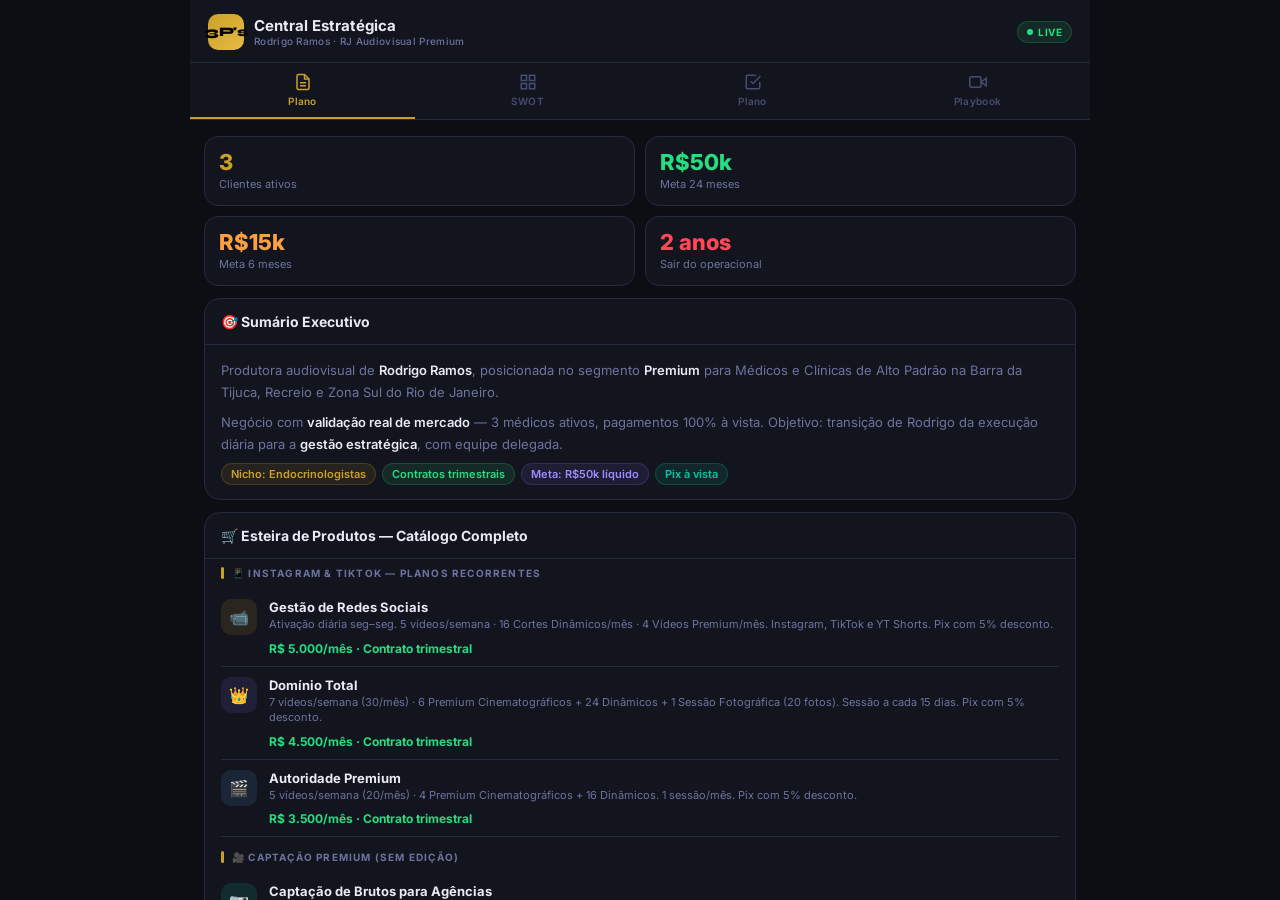
<file: index.html>
<!DOCTYPE html>
<html lang="pt-BR">
<head>
<meta charset="UTF-8">
<meta name="viewport" content="width=device-width, initial-scale=1.0, maximum-scale=1.0, user-scalable=no">
<meta name="theme-color" content="#0d0e14">
<meta name="apple-mobile-web-app-capable" content="yes">
<meta name="apple-mobile-web-app-status-bar-style" content="black-translucent">
<meta name="mobile-web-app-capable" content="yes">
<title>3P's — Central Estratégica</title>
<link href="https://fonts.googleapis.com/css2?family=Inter:wght@300;400;500;600;700;800;900&family=Syne:wght@700;800&display=swap" rel="stylesheet">
<style>
*{margin:0;padding:0;box-sizing:border-box;-webkit-tap-highlight-color:transparent}
:root{
  --bg:#0d0e14;
  --s1:#13151e;
  --s2:#191c27;
  --s3:#1e2232;
  --border:#252a3d;
  --border2:#2e3450;
  --text:#e8eaf6;
  --muted:#6c739f;
  --muted2:#454d72;
  --gold:#c9a028;
  --gold2:#e8bc45;
  --gold-dim:rgba(201,160,40,0.10);
  --purple:#7c6af7;
  --purple2:#9d8cfc;
  --purple-dim:rgba(124,106,247,0.10);
  --red:#ff4757;
  --red-dim:rgba(255,71,87,0.10);
  --orange:#ff9f43;
  --orange-dim:rgba(255,159,67,0.10);
  --green:#26de81;
  --green-dim:rgba(38,222,129,0.10);
  --blue:#4e9af1;
  --blue-dim:rgba(78,154,241,0.10);
  --teal:#00c9a7;
  --teal-dim:rgba(0,201,167,0.10);
}
html,body{height:100%;background:var(--bg);color:var(--text);font-family:'Inter',sans-serif;overflow:hidden;-webkit-font-smoothing:antialiased}

/* ── APP SHELL ── */
.app{display:flex;flex-direction:column;height:100vh;height:100dvh;max-width:900px;margin:0 auto}

/* ── TOP BAR ── */
.topbar{
  background:var(--s1);
  border-bottom:1px solid var(--border);
  padding:14px 18px 12px;
  flex-shrink:0;
  display:flex;align-items:center;justify-content:space-between;
  gap:12px;
}
.brand{display:flex;align-items:center;gap:10px}
.brand-logo{
  width:36px;height:36px;border-radius:10px;
  background:linear-gradient(135deg,var(--gold),var(--gold2));
  display:flex;align-items:center;justify-content:center;
  font-family:'Syne',sans-serif;font-size:13px;font-weight:800;color:#000;
  flex-shrink:0;letter-spacing:-0.5px;
}
.brand-text h1{font-size:15px;font-weight:700;color:var(--text);line-height:1}
.brand-text p{font-size:10px;color:var(--muted);margin-top:2px;font-weight:500;letter-spacing:0.3px}
.badge-live{
  display:flex;align-items:center;gap:5px;
  background:var(--green-dim);border:1px solid rgba(38,222,129,0.2);
  color:var(--green);font-size:10px;font-weight:700;
  padding:4px 9px;border-radius:100px;letter-spacing:0.5px;
}
.badge-live::before{content:'';width:6px;height:6px;border-radius:50%;background:var(--green);flex-shrink:0}

/* ── TABS BAR ── */
.tabs-bar{
  background:var(--s1);
  border-bottom:1px solid var(--border);
  display:flex;
  flex-shrink:0;
  overflow-x:auto;
  scrollbar-width:none;
}
.tabs-bar::-webkit-scrollbar{display:none}
.tab-btn{
  flex:1;min-width:80px;
  display:flex;flex-direction:column;align-items:center;justify-content:center;
  padding:10px 8px;gap:4px;
  background:none;border:none;cursor:pointer;
  border-bottom:2px solid transparent;
  transition:all .2s;
  color:var(--muted2);
  white-space:nowrap;
}
.tab-btn.active{color:var(--gold);border-bottom-color:var(--gold)}
.tab-btn svg{width:18px;height:18px;stroke-width:2}
.tab-btn span{font-size:10px;font-weight:600;letter-spacing:0.3px;font-family:'Inter',sans-serif}

/* ── CONTENT ── */
.content{flex:1;overflow:hidden;position:relative}
.panel{
  position:absolute;inset:0;
  overflow-y:auto;
  padding:16px 14px 24px;
  display:none;
  -webkit-overflow-scrolling:touch;
  scroll-behavior:smooth;
}
.panel.active{display:block}

/* ── CARDS ── */
.card{background:var(--s1);border:1px solid var(--border);border-radius:16px;overflow:hidden;margin-bottom:12px}
.card-head{padding:14px 16px;border-bottom:1px solid var(--border);display:flex;align-items:center;gap:10px}
.card-head h2{font-size:14px;font-weight:700}
.card-body{padding:14px 16px}
.card-body p{font-size:13px;line-height:1.7;color:var(--muted);margin-bottom:8px}
.card-body p:last-child{margin-bottom:0}
.card-body strong{color:var(--text);font-weight:600}

/* ── SECTION TITLE ── */
.sec-title{
  font-size:10px;font-weight:700;text-transform:uppercase;letter-spacing:1.2px;
  color:var(--muted);margin-bottom:10px;
  display:flex;align-items:center;gap:8px;
}
.sec-title::before{content:'';display:block;width:3px;height:12px;border-radius:2px;background:var(--gold)}

/* ── METRICS GRID ── */
.metrics{display:grid;grid-template-columns:repeat(2,1fr);gap:10px;margin-bottom:12px}
.metric{background:var(--s1);border:1px solid var(--border);border-radius:14px;padding:14px}
.metric-val{font-size:22px;font-weight:800;line-height:1;color:var(--gold)}
.metric-label{font-size:11px;color:var(--muted);margin-top:4px}

/* ── PILLS ── */
.pill{display:inline-flex;align-items:center;gap:5px;padding:3px 9px;border-radius:100px;font-size:11px;font-weight:600}
.pill.gold{background:var(--gold-dim);color:var(--gold);border:1px solid rgba(201,160,40,0.2)}
.pill.purple{background:var(--purple-dim);color:var(--purple2);border:1px solid rgba(124,106,247,0.2)}
.pill.green{background:var(--green-dim);color:var(--green);border:1px solid rgba(38,222,129,0.2)}
.pill.red{background:var(--red-dim);color:var(--red);border:1px solid rgba(255,71,87,0.2)}
.pill.orange{background:var(--orange-dim);color:var(--orange);border:1px solid rgba(255,159,67,0.2)}
.pill.blue{background:var(--blue-dim);color:var(--blue);border:1px solid rgba(78,154,241,0.2)}
.pill.teal{background:var(--teal-dim);color:var(--teal);border:1px solid rgba(0,201,167,0.2)}

/* ── ALERTS ── */
.alert{border-radius:12px;padding:12px 14px;margin-bottom:10px;display:flex;gap:10px;align-items:flex-start}
.alert-icon{font-size:16px;flex-shrink:0;margin-top:1px}
.alert-body{font-size:12px;line-height:1.65}
.alert-body strong{display:block;font-size:11px;font-weight:800;text-transform:uppercase;letter-spacing:0.5px;margin-bottom:4px}
.alert.warn{background:rgba(255,71,87,0.07);border:1px solid rgba(255,71,87,0.2)}
.alert.warn .alert-body strong{color:var(--red)}
.alert.info{background:var(--blue-dim);border:1px solid rgba(78,154,241,0.2)}
.alert.info .alert-body strong{color:var(--blue)}
.alert.tip{background:var(--green-dim);border:1px solid rgba(38,222,129,0.2)}
.alert.tip .alert-body strong{color:var(--green)}
.alert.important{background:var(--orange-dim);border:1px solid rgba(255,159,67,0.2)}
.alert.important .alert-body strong{color:var(--orange)}

/* ── TIMELINE ── */
.timeline{display:flex;flex-direction:column}
.tl-item{display:flex;gap:12px;padding-bottom:20px;position:relative}
.tl-item:last-child{padding-bottom:0}
.tl-left{display:flex;flex-direction:column;align-items:center;flex-shrink:0;width:28px}
.tl-dot{width:28px;height:28px;border-radius:50%;display:flex;align-items:center;justify-content:center;font-size:12px;font-weight:800;flex-shrink:0;z-index:1}
.tl-line{flex:1;width:2px;background:var(--border);margin-top:4px;min-height:12px}
.tl-item:last-child .tl-line{display:none}
.tl-body{flex:1;padding-top:4px}
.tl-tag{display:inline-block;font-size:10px;font-weight:700;padding:2px 8px;border-radius:100px;margin-bottom:6px}
.tl-body h4{font-size:13px;font-weight:700;margin-bottom:3px}
.tl-body p{font-size:12px;color:var(--muted);line-height:1.6}

/* ── PRODUCT LIST ── */
.prod-item{display:flex;gap:12px;align-items:flex-start;padding:10px 0;border-bottom:1px solid var(--border)}
.prod-item:last-child{border-bottom:none}
.prod-icon{width:36px;height:36px;border-radius:10px;display:flex;align-items:center;justify-content:center;font-size:16px;flex-shrink:0}
.prod-info h4{font-size:13px;font-weight:700;color:var(--text)}
.prod-info p{font-size:11px;color:var(--muted);margin-top:2px;line-height:1.4}
.prod-price{margin-top:4px;font-size:12px;font-weight:700;color:var(--green)}

/* ── SWOT GRID ── */
.swot-grid{display:grid;grid-template-columns:1fr 1fr;gap:10px;margin-bottom:12px}
.swot-q{border-radius:14px;padding:14px;border:1px solid}
.swot-q.s{background:rgba(38,222,129,0.05);border-color:rgba(38,222,129,0.2)}
.swot-q.w{background:rgba(255,71,87,0.05);border-color:rgba(255,71,87,0.2)}
.swot-q.o{background:rgba(78,154,241,0.05);border-color:rgba(78,154,241,0.2)}
.swot-q.t{background:rgba(255,159,67,0.05);border-color:rgba(255,159,67,0.2)}
.swot-label{font-size:10px;font-weight:800;text-transform:uppercase;letter-spacing:0.8px;margin-bottom:8px}
.swot-q.s .swot-label{color:var(--green)}
.swot-q.w .swot-label{color:var(--red)}
.swot-q.o .swot-label{color:var(--blue)}
.swot-q.t .swot-label{color:var(--orange)}
.swot-item{font-size:11px;color:var(--muted);padding:3px 0;border-bottom:1px solid rgba(255,255,255,0.04);line-height:1.4}
.swot-item:last-child{border-bottom:none}
.swot-item::before{content:'• ';color:rgba(255,255,255,0.15)}

/* ── MATRIX TABLE ── */
.matrix-table{width:100%;border-collapse:collapse;font-size:12px;margin-bottom:10px}
.matrix-table th{padding:10px 12px;text-align:left;font-size:10px;font-weight:700;letter-spacing:1px;text-transform:uppercase;color:var(--muted);background:var(--s2);border-bottom:1px solid var(--border)}
.matrix-table td{padding:10px 12px;border-bottom:1px solid rgba(37,42,61,0.6);vertical-align:top;line-height:1.5;color:var(--muted)}
.matrix-table td:first-child{color:var(--text);font-weight:600}
.matrix-table tr:last-child td{border-bottom:none}

/* ── PRIORITY ITEMS ── */
.pri-item{display:flex;align-items:flex-start;gap:10px;padding:10px 0;border-bottom:1px solid var(--border)}
.pri-item:last-child{border-bottom:none}
.pri-num{width:26px;height:26px;border-radius:8px;display:flex;align-items:center;justify-content:center;font-size:11px;font-weight:800;flex-shrink:0}
.pri-num.r{background:rgba(255,71,87,0.15);color:var(--red)}
.pri-num.o{background:rgba(255,159,67,0.15);color:var(--orange)}
.pri-num.g{background:rgba(38,222,129,0.15);color:var(--green)}
.pri-info h5{font-size:13px;font-weight:600;color:var(--text);line-height:1.3}
.pri-info p{font-size:11px;color:var(--muted);margin-top:2px;line-height:1.4}

/* ── PHASE ITEMS ── */
.phase-card{margin-bottom:10px}
.phase-header{
  display:flex;align-items:center;gap:10px;padding:13px 16px;
  cursor:pointer;background:var(--s1);border:1px solid var(--border);
  border-radius:14px 14px 0 0;transition:background .2s;
}
.phase-header.collapsed{border-radius:14px}
.phase-header:hover{background:var(--s2)}
.phase-emoji{font-size:20px}
.phase-info{flex:1}
.phase-info h3{font-size:14px;font-weight:700}
.phase-info p{font-size:11px;color:var(--muted);margin-top:2px}
.phase-body{
  background:var(--s1);border:1px solid var(--border);border-top:none;
  border-radius:0 0 14px 14px;
  display:none;
}
.phase-body.open{display:block}
.chevron{transition:transform .2s;color:var(--muted);font-size:12px}
.chevron.open{transform:rotate(180deg)}

/* ── CHECKLIST ── */
.task-section{padding:12px 16px;border-bottom:1px solid var(--border)}
.task-section:last-child{border-bottom:none}
.task-section-label{font-size:10px;font-weight:700;text-transform:uppercase;letter-spacing:0.5px;color:var(--muted);margin-bottom:8px}
.task-item{display:flex;align-items:flex-start;gap:10px;padding:8px 0;cursor:pointer;user-select:none}
.chk{width:20px;height:20px;border:2px solid var(--border2);border-radius:6px;flex-shrink:0;margin-top:1px;display:flex;align-items:center;justify-content:center;transition:all .2s}
.task-item.done .chk{background:var(--green);border-color:var(--green)}
.chk-mark{display:none;width:10px;height:10px;border:2px solid var(--bg);border-top:none;border-left:none;transform:rotate(45deg) translateY(-1px)}
.task-item.done .chk-mark{display:block}
.task-text{font-size:13px;color:var(--text);line-height:1.55;transition:color .2s;flex:1}
.task-item.done .task-text{color:var(--muted);text-decoration:line-through}

/* ── PROGRESS BAR ── */
.prog-wrap{background:var(--s1);border:1px solid var(--border);border-radius:14px;padding:14px 16px;margin-bottom:12px}
.prog-row{display:flex;justify-content:space-between;align-items:center;margin-bottom:10px}
.prog-label{font-size:12px;font-weight:700;text-transform:uppercase;letter-spacing:0.5px;color:var(--muted)}
.prog-pct{font-size:22px;font-weight:900;color:var(--gold)}
.prog-track{height:8px;background:var(--border);border-radius:100px;overflow:hidden}
.prog-fill{height:100%;background:linear-gradient(90deg,var(--gold),var(--gold2));border-radius:100px;transition:width .5s ease}
.prog-sub{font-size:11px;color:var(--muted);margin-top:8px}

/* ── SCRIPT CARDS ── */
.script-card{background:var(--s2);border:1px solid var(--border);border-radius:14px;margin-bottom:10px;overflow:hidden}
.script-head{padding:12px 14px;display:flex;justify-content:space-between;align-items:center;cursor:pointer}
.script-head h4{font-size:13px;font-weight:700}
.script-body{padding:14px;display:none;border-top:1px solid var(--border)}
.script-body.open{display:block}
.script-quote{
  background:var(--s3);border-left:3px solid var(--purple);
  padding:12px;border-radius:0 10px 10px 0;
  font-size:13px;line-height:1.75;color:var(--text);
  font-style:italic;margin:8px 0;white-space:pre-line;
}
.copy-btn{
  background:var(--purple-dim);border:1px solid rgba(124,106,247,0.25);
  color:var(--purple2);padding:6px 12px;border-radius:8px;
  font-size:11px;font-weight:700;cursor:pointer;font-family:inherit;
  transition:all .2s;display:inline-flex;align-items:center;gap:5px;margin-top:8px;
}
.copy-btn:active{transform:scale(0.96)}
.expand-btn{
  background:none;border:1px solid var(--border);color:var(--muted);
  padding:5px 10px;border-radius:8px;font-size:11px;cursor:pointer;
  font-family:inherit;display:flex;align-items:center;gap:4px;transition:all .2s;
}
.expand-btn.open{color:var(--gold);border-color:var(--gold)}

/* ── TABLE ── */
.tbl-wrap{overflow-x:auto;border:1px solid var(--border);border-radius:12px;margin-bottom:10px}
.tbl{width:100%;border-collapse:collapse;font-size:12px}
.tbl th{padding:10px 14px;text-align:left;font-size:10px;font-weight:700;letter-spacing:1px;text-transform:uppercase;color:var(--muted);background:var(--s2);border-bottom:1px solid var(--border)}
.tbl th.hl{color:var(--gold)}
.tbl td{padding:10px 14px;border-bottom:1px solid rgba(37,42,61,0.5);color:var(--muted);vertical-align:top;line-height:1.5}
.tbl td:first-child{color:var(--text);font-weight:600;font-size:11px;background:var(--s2)}
.tbl tr:last-child td{border-bottom:none}
.tbl .tv{color:var(--text);font-weight:600}
.tbl .gv{color:var(--gold);font-weight:700}
.tbl .ck{color:var(--teal);font-size:13px}
.tbl .gk{color:var(--gold);font-size:13px}

/* ── HIGHLIGHT / WARN BOXES ── */
.hi-box{background:var(--purple-dim);border:1px solid rgba(124,106,247,0.2);border-radius:12px;padding:12px;margin-bottom:10px}
.hi-box p{font-size:13px;line-height:1.65;color:var(--text)}
.wa-box{background:var(--red-dim);border:1px solid rgba(255,71,87,0.2);border-radius:12px;padding:12px;margin-bottom:10px}
.wa-box p{font-size:12px;line-height:1.65;color:var(--red)}
.wa-box strong{display:block;font-size:10px;font-weight:800;text-transform:uppercase;letter-spacing:0.5px;margin-bottom:5px}

/* ── UTILS ── */
.mb-2{margin-bottom:8px}
.mb-3{margin-bottom:12px}
.mt-2{margin-top:8px}
.gap-list{display:flex;flex-direction:column;gap:6px}
.row-tags{display:flex;flex-wrap:wrap;gap:6px;margin-top:8px}
.divider{border:none;border-top:1px solid var(--border);margin:16px 0}
.text-muted{color:var(--muted);font-size:13px;line-height:1.65}
a{color:var(--purple2);text-decoration:none}
a:hover{text-decoration:underline}
.big-number{font-size:32px;font-weight:900;color:var(--gold);line-height:1}
.fs-inline{display:flex;gap:8px;flex-wrap:wrap;align-items:center}

/* ── DASHBOARD ROW ── */
.dash-row{display:flex;gap:8px;margin-bottom:8px}
.dash-cell{flex:1;background:var(--s2);border:1px solid var(--border);border-radius:12px;padding:12px}
.dash-cell .val{font-size:16px;font-weight:800;line-height:1}
.dash-cell .lbl{font-size:10px;color:var(--muted);margin-top:3px;letter-spacing:0.3px}

/* ── OBJECTION BOX ── */
.obj-box{background:rgba(255,159,67,0.06);border:1px solid rgba(255,159,67,0.2);border-radius:12px;padding:12px;margin:8px 0}
.obj-box h5{font-size:10px;font-weight:800;color:var(--orange);text-transform:uppercase;letter-spacing:0.5px;margin-bottom:6px}
.obj-box p{font-size:12px;color:var(--text);line-height:1.6}

/* ── RESPONSIVE ── */
@media(max-width:400px){
  .swot-grid{grid-template-columns:1fr}
  .metrics{grid-template-columns:1fr 1fr}
}
</style>
</head>
<body>
<div class="app">

<!-- TOP BAR -->
<div class="topbar">
  <div class="brand">
    <div class="brand-logo">3P's</div>
    <div class="brand-text">
      <h1>Central Estratégica</h1>
      <p>Rodrigo Ramos · RJ Audiovisual Premium</p>
    </div>
  </div>
  <div class="badge-live">LIVE</div>
</div>

<!-- TABS -->
<div class="tabs-bar">
  <button class="tab-btn active" onclick="switchTab('plano',this)" id="btn-plano">
    <svg xmlns="http://www.w3.org/2000/svg" viewBox="0 0 24 24" fill="none" stroke="currentColor"><path d="M14 2H6a2 2 0 0 0-2 2v16a2 2 0 0 0 2 2h12a2 2 0 0 0 2-2V8z"/><polyline points="14 2 14 8 20 8"/><line x1="16" y1="13" x2="8" y2="13"/><line x1="16" y1="17" x2="8" y2="17"/></svg>
    <span>Plano</span>
  </button>
  <button class="tab-btn" onclick="switchTab('swot',this)" id="btn-swot">
    <svg xmlns="http://www.w3.org/2000/svg" viewBox="0 0 24 24" fill="none" stroke="currentColor"><rect x="3" y="3" width="7" height="7"/><rect x="14" y="3" width="7" height="7"/><rect x="14" y="14" width="7" height="7"/><rect x="3" y="14" width="7" height="7"/></svg>
    <span>SWOT</span>
  </button>
  <button class="tab-btn" onclick="switchTab('impl',this)" id="btn-impl">
    <svg xmlns="http://www.w3.org/2000/svg" viewBox="0 0 24 24" fill="none" stroke="currentColor"><polyline points="9 11 12 14 22 4"/><path d="M21 12v7a2 2 0 0 1-2 2H5a2 2 0 0 1-2-2V5a2 2 0 0 1 2-2h11"/></svg>
    <span>Plano</span>
  </button>
  <button class="tab-btn" onclick="switchTab('play',this)" id="btn-play">
    <svg xmlns="http://www.w3.org/2000/svg" viewBox="0 0 24 24" fill="none" stroke="currentColor"><polygon points="23 7 16 12 23 17 23 7"/><rect x="1" y="5" width="15" height="14" rx="2" ry="2"/></svg>
    <span>Playbook</span>
  </button>
</div>

<!-- CONTENT -->
<div class="content">

<!-- ════════════════════ TAB 1: PLANO DE NEGÓCIOS ════════════════════ -->
<div class="panel active" id="panel-plano">

  <div class="metrics">
    <div class="metric"><div class="metric-val">3</div><div class="metric-label">Clientes ativos</div></div>
    <div class="metric" style="--gold:#26de81"><div class="metric-val" style="color:var(--green)">R$50k</div><div class="metric-label">Meta 24 meses</div></div>
    <div class="metric"><div class="metric-val" style="color:var(--orange)">R$15k</div><div class="metric-label">Meta 6 meses</div></div>
    <div class="metric"><div class="metric-val" style="color:var(--red)">2 anos</div><div class="metric-label">Sair do operacional</div></div>
  </div>

  <div class="card mb-3">
    <div class="card-head"><h2>🎯 Sumário Executivo</h2></div>
    <div class="card-body">
      <p>Produtora audiovisual de <strong>Rodrigo Ramos</strong>, posicionada no segmento <strong>Premium</strong> para Médicos e Clínicas de Alto Padrão na Barra da Tijuca, Recreio e Zona Sul do Rio de Janeiro.</p>
      <p>Negócio com <strong>validação real de mercado</strong> — 3 médicos ativos, pagamentos 100% à vista. Objetivo: transição de Rodrigo da execução diária para a <strong>gestão estratégica</strong>, com equipe delegada.</p>
      <div class="row-tags">
        <span class="pill gold">Nicho: Endocrinologistas</span>
        <span class="pill green">Contratos trimestrais</span>
        <span class="pill purple">Meta: R$50k líquido</span>
        <span class="pill teal">Pix à vista</span>
      </div>
    </div>
  </div>

  <div class="card mb-3">
    <div class="card-head"><h2>🛒 Esteira de Produtos — Catálogo Completo</h2></div>
    <div class="card-body" style="padding-top:8px;padding-bottom:8px">

      <div class="sec-title">📱 Instagram &amp; TikTok — Planos Recorrentes</div>
      <div class="prod-item">
        <div class="prod-icon" style="background:rgba(201,160,40,0.12)">📹</div>
        <div class="prod-info">
          <h4>Gestão de Redes Sociais</h4>
          <p>Ativação diária seg–seg. 5 vídeos/semana · 16 Cortes Dinâmicos/mês · 4 Vídeos Premium/mês. Instagram, TikTok e YT Shorts. Pix com 5% desconto.</p>
          <div class="prod-price">R$ 5.000/mês · Contrato trimestral</div>
        </div>
      </div>
      <div class="prod-item">
        <div class="prod-icon" style="background:rgba(124,106,247,0.12)">👑</div>
        <div class="prod-info">
          <h4>Domínio Total</h4>
          <p>7 vídeos/semana (30/mês) · 6 Premium Cinematográficos + 24 Dinâmicos + 1 Sessão Fotográfica (20 fotos). Sessão a cada 15 dias. Pix com 5% desconto.</p>
          <div class="prod-price">R$ 4.500/mês · Contrato trimestral</div>
        </div>
      </div>
      <div class="prod-item">
        <div class="prod-icon" style="background:rgba(78,154,241,0.12)">🎬</div>
        <div class="prod-info">
          <h4>Autoridade Premium</h4>
          <p>5 vídeos/semana (20/mês) · 4 Premium Cinematográficos + 16 Dinâmicos. 1 sessão/mês. Pix com 5% desconto.</p>
          <div class="prod-price">R$ 3.500/mês · Contrato trimestral</div>
        </div>
      </div>

      <div class="sec-title" style="margin-top:14px">🎥 Captação Premium (Sem Edição)</div>
      <div class="prod-item">
        <div class="prod-icon" style="background:rgba(0,201,167,0.12)">📷</div>
        <div class="prod-info">
          <h4>Captação de Brutos para Agências</h4>
          <p>Para quem já tem agência mas quer qualidade de cinema. Todo o material gravado em um dia, entregue na nuvem para a agência editar.</p>
          <div class="prod-price">10 vídeos: R$ 1.500 &nbsp;·&nbsp; 20 vídeos: R$ 2.000 &nbsp;·&nbsp; 30 vídeos: R$ 3.000</div>
        </div>
      </div>

      <div class="sec-title" style="margin-top:14px">🎬 YouTube + Multi-Plataforma</div>
      <div class="prod-item">
        <div class="prod-icon" style="background:rgba(255,71,87,0.12)">🏆</div>
        <div class="prod-info">
          <h4>Domínio de Mercado</h4>
          <p>4 vídeos longos (até 10 min)/semana no YouTube + 20 vídeos curtos/mês (IG/TikTok/Shorts) extraídos dos vídeos longos. Pix 5% desconto.</p>
          <div class="prod-price">R$ 6.000/mês · Contrato trimestral</div>
        </div>
      </div>
      <div class="prod-item">
        <div class="prod-icon" style="background:rgba(255,159,67,0.12)">📈</div>
        <div class="prod-info">
          <h4>Expansão Estratégica</h4>
          <p>2 vídeos longos (até 10 min)/quinzena no YouTube + 12 vídeos curtos/mês (3x/semana, IG/TikTok/Shorts). Pix 5% desconto.</p>
          <div class="prod-price">R$ 4.000/mês · Contrato trimestral</div>
        </div>
      </div>

      <div class="sec-title" style="margin-top:14px">📸 Fotografia Profissional</div>
      <div class="prod-item">
        <div class="prod-icon" style="background:rgba(201,160,40,0.12)">📸</div>
        <div class="prod-info">
          <h4>Retratos de Liderança</h4>
          <p>Direção de postura, olhar e cenário com base no seu arquétipo. Maquiadora inclusa nos planos de 20 e 30 fotos. Pix 5% desconto.</p>
          <div class="prod-price">10 fotos: R$ 1.500 &nbsp;·&nbsp; 20 fotos: R$ 2.250 &nbsp;·&nbsp; 30 fotos: R$ 3.000</div>
        </div>
      </div>

      <div class="sec-title" style="margin-top:14px">🎤 Cobertura de Eventos</div>
      <div class="prod-item">
        <div class="prod-icon" style="background:rgba(38,222,129,0.12)">🎤</div>
        <div class="prod-info">
          <h4>Cobertura 360°</h4>
          <p>Story Maker in-loco (Reels/Stories), captação cinematográfica da palestra, fotografia de elite. Entrega em formatos vertical e horizontal. Pix 5% desconto.</p>
          <div class="prod-price">R$ 3.000 · Cobertura completa</div>
        </div>
      </div>
      <div class="prod-item">
        <div class="prod-icon" style="background:rgba(78,154,241,0.12)">📷</div>
        <div class="prod-info">
          <h4>Fotografia de Evento</h4>
          <p>Registro fotográfico profissional de eventos, palestras e congressos. Pix 5% desconto.</p>
          <div class="prod-price">R$ 1.250 · Sessão de evento</div>
        </div>
      </div>

      <div class="sec-title" style="margin-top:14px">🎓 Infoprodutos — Gravação de Aulas</div>
      <div class="prod-item">
        <div class="prod-icon" style="background:rgba(201,160,40,0.12)">⚡</div>
        <div class="prod-info">
          <h4>Flash (até 1h)</h4>
          <p>Gravação no estúdio ou no seu espaço. Som, luz, áudio profissional e uso de prompter. Pix 5% desconto.</p>
          <div class="prod-price">R$ 3.000</div>
        </div>
      </div>
      <div class="prod-item">
        <div class="prod-icon" style="background:rgba(124,106,247,0.12)">📖</div>
        <div class="prod-info">
          <h4>MiniCurso (até 2h)</h4>
          <p>Gravação completa no estúdio ou no seu espaço com estrutura profissional. Pix 5% desconto.</p>
          <div class="prod-price">R$ 4.500</div>
        </div>
      </div>
      <div class="prod-item">
        <div class="prod-icon" style="background:rgba(38,222,129,0.12)">🏫</div>
        <div class="prod-info">
          <h4>Curso (até 4h)</h4>
          <p>Produção completa de curso online. Chave na mão, da abertura à conclusão. Pix 5% desconto.</p>
          <div class="prod-price">R$ 6.500</div>
        </div>
      </div>

      <div class="sec-title" style="margin-top:14px">👨‍🏫 Educação &amp; Treinamentos</div>
      <div class="prod-item">
        <div class="prod-icon" style="background:rgba(255,159,67,0.12)">👨‍🏫</div>
        <div class="prod-info">
          <h4>Formação Presencial — Criando Videomakers (2 dias)</h4>
          <p>Imersão prática no estúdio. Canal de receita + pipeline de talentos para a equipe.</p>
          <div class="prod-price">R$ 1.500 Pix / R$ 1.850 Hotmart</div>
        </div>
      </div>
      <div class="prod-item">
        <div class="prod-icon" style="background:rgba(255,71,87,0.12)">📱</div>
        <div class="prod-info">
          <h4>Curso Online — Domine Seu Celular em 1h</h4>
          <p>Vendido organicamente pelo canal de Relojoaria. Escala digital pura.</p>
          <div class="prod-price">R$ 97,00</div>
        </div>
      </div>
      <div class="prod-item" style="border-bottom:none">
        <div class="prod-icon" style="background:rgba(92,107,192,0.12)">🏠</div>
        <div class="prod-info">
          <h4>Mentoria ao Vivo — Monte Seu Estúdio (1h)</h4>
          <p>Consultoria online para projetar o estúdio ideal. 100% de margem, zero custo de deslocamento.</p>
          <div class="prod-price">R$ 300 · <a href="https://hotmart.com/pt-br/marketplace/produtos/hagsxd-consultoria-monte-seu-estudio-em-casa-kv14g/X103042244J" target="_blank" style="color:inherit;text-decoration:underline">Ver na Hotmart →</a></div>
        </div>
      </div>
    </div>
  </div>

  <div class="card mb-3">
    <div class="card-head"><h2>📈 Transição Operacional (3 Fases)</h2></div>
    <div class="card-body" style="padding-top:10px">
      <div class="timeline">
        <div class="tl-item">
          <div class="tl-left">
            <div class="tl-dot" style="background:rgba(255,71,87,0.15);color:var(--red)">1</div>
            <div class="tl-line"></div>
          </div>
          <div class="tl-body">
            <span class="tl-tag" style="background:rgba(255,71,87,0.12);color:var(--red)">0–3 meses</span>
            <h4>Otimização Atual</h4>
            <p>Rodrigo: roteiro + gravação. Editor júnior edita 80% do material. <strong style="color:var(--gold)">20% comissão sobre o valor do contrato</strong> (válido até o 4º cliente ativo).</p>
          </div>
        </div>
        <div class="tl-item">
          <div class="tl-left">
            <div class="tl-dot" style="background:rgba(255,159,67,0.15);color:var(--orange)">2</div>
            <div class="tl-line"></div>
          </div>
          <div class="tl-body">
            <span class="tl-tag" style="background:rgba(255,159,67,0.12);color:var(--orange)">3–12 meses</span>
            <h4>Videomaker de Campo</h4>
            <p>Contratar o melhor aluno do Criando Videomakers como freelancer de captação. Rodrigo faz só direção criativa e roteiro.</p>
          </div>
        </div>
        <div class="tl-item">
          <div class="tl-left">
            <div class="tl-dot" style="background:rgba(38,222,129,0.15);color:var(--green)">3</div>
          </div>
          <div class="tl-body">
            <span class="tl-tag" style="background:rgba(38,222,129,0.12);color:var(--green)">12–24 meses</span>
            <h4>Delegação Total</h4>
            <p>Equipe completa (roteirista + videomaker + editor). Rodrigo na gestão, vendas estratégicas e palestras.</p>
          </div>
        </div>
      </div>
    </div>
  </div>

  <div class="wa-box mb-3">
    <p><strong>⚠️ Alerta de Margem — Editor Júnior</strong>Os 30% são válidos até o 4º cliente ativo. A partir do 5º, migrar para salário fixo (R$ 3.000/mês) ou R$ 55/vídeo. Caso contrário, ao contratar videomaker de campo (+15–20%), o custo operacional chega a 50%, inviabilizando a meta de R$50k líquido.</p>
  </div>

  <div class="card mb-3">
    <div class="card-head"><h2>💰 Metas Financeiras</h2></div>
    <div class="card-body">
      <div class="gap-list">
        <div style="background:var(--s2);border-radius:12px;padding:12px;border:1px solid var(--border)">
          <div style="font-size:10px;color:var(--muted);text-transform:uppercase;letter-spacing:.5px;font-weight:700;margin-bottom:4px">Meta 6 meses</div>
          <div style="font-size:20px;font-weight:800;color:var(--orange)">R$ 15.000 – 25.000/mês líquido</div>
          <div style="font-size:12px;color:var(--muted);margin-top:4px">5–6 clientes × R$ 4.000/mês = R$ 20.000 bruto</div>
        </div>
        <div style="background:var(--s2);border-radius:12px;padding:12px;border:1px solid var(--border)">
          <div style="font-size:10px;color:var(--muted);text-transform:uppercase;letter-spacing:.5px;font-weight:700;margin-bottom:4px">Meta 24 meses</div>
          <div style="font-size:20px;font-weight:800;color:var(--green)">R$ 50.000/mês líquido</div>
          <div style="font-size:12px;color:var(--muted);margin-top:4px">10 clientes recorrentes + treinamentos + infoprodutos</div>
        </div>
      </div>
    </div>
  </div>

  <div class="card mb-3">
    <div class="card-head"><h2>📚 Gestão — Leituras Obrigatórias</h2></div>
    <div class="card-body">
      <div class="hi-box">
        <p><strong>"O Mito do Empreendedor"</strong> — Michael E. Gerber<br><span style="color:var(--muted);font-size:12px">Como parar de ser o técnico da própria empresa e começar a agir como empreendedor.</span></p>
      </div>
      <div class="hi-box" style="margin-bottom:0">
        <p><strong>"Tração"</strong> — Gino Wickman<br><span style="color:var(--muted);font-size:12px">Como organizar processos e pessoas para o negócio rodar sem depender da sua presença física.</span></p>
      </div>
    </div>
  </div>

  <div class="card mb-3">
    <div class="card-head"><h2>📊 Dashboard de Metas Mensais</h2></div>
    <div class="card-body" style="padding-top:10px">
      <div class="tbl-wrap">
        <table class="tbl">
          <thead><tr><th>Indicador</th><th>6 meses</th><th>12 meses</th><th class="hl">24 meses</th></tr></thead>
          <tbody>
            <tr><td>Clientes ativos</td><td class="tv">6</td><td class="tv">8</td><td class="gv">10+</td></tr>
            <tr><td>Faturamento bruto/mês</td><td class="tv">R$24k</td><td class="tv">R$35k</td><td class="gv">R$70k+</td></tr>
            <tr><td>Faturamento líquido/mês</td><td class="tv">R$15k</td><td class="tv">R$22k</td><td class="gv">R$50k</td></tr>
            <tr><td>Videomakers de campo</td><td class="tv">0</td><td class="tv">1</td><td class="gv">2–3</td></tr>
            <tr><td>Turmas Criando Videomakers</td><td class="tv">1</td><td class="tv">4</td><td class="gv">10+</td></tr>
            <tr><td>Vendas infoproduto R$97/mês</td><td class="tv">5</td><td class="tv">15</td><td class="gv">50+</td></tr>
            <tr><td>Parcerias com agências</td><td class="tv">2</td><td class="tv">4</td><td class="gv">6+</td></tr>
          </tbody>
        </table>
      </div>
    </div>
  </div>

</div>

<!-- ════════════════════ TAB 2: ANÁLISE SWOT ════════════════════ -->
<div class="panel" id="panel-swot">

  <div class="swot-grid mb-3">
    <div class="swot-q s">
      <div class="swot-label">💪 Forças</div>
      <div class="swot-item">3 clientes ativos, pagamento à vista</div>
      <div class="swot-item">Nicho de demanda infinita (emagrecimento)</div>
      <div class="swot-item">Ecossistema de 5 fontes de receita integradas</div>
      <div class="swot-item">Autoridade técnica pública (canal relojoaria)</div>
      <div class="swot-item">Leitura profunda do comportamento médico</div>
      <div class="swot-item">Contratos trimestrais (alta barreira de saída)</div>
      <div class="swot-item">Canal próprio de recrutamento (treinamento)</div>
      <div class="swot-item">Estratégia de eventos (ANI Hack)</div>
    </div>
    <div class="swot-q w">
      <div class="swot-label">⚠️ Fraquezas</div>
      <div class="swot-item">Operação 100% dependente do Rodrigo</div>
      <div class="swot-item">Teto físico de ~6 clientes sem equipe</div>
      <div class="swot-item">Nenhum processo documentado</div>
      <div class="swot-item">Lacuna em gestão empresarial</div>
      <div class="swot-item">Câmera principal com problemas, sem backup</div>
      <div class="swot-item">Acordo do editor sem documento formal</div>
      <div class="swot-item">Identidade visual da produtora não consolidada</div>
    </div>
    <div class="swot-q o">
      <div class="swot-label">🚀 Oportunidades</div>
      <div class="swot-item">Algoritmo do Instagram favorece vídeo de qualidade</div>
      <div class="swot-item">Agências de tráfego como canal de indicação escalável</div>
      <div class="swot-item">Eventos médicos inexplorados no Rio</div>
      <div class="swot-item">Pacote "só captação" para médicos com agência</div>
      <div class="swot-item">Explosão de cursos online médicos</div>
      <div class="swot-item">YouTube como máquina orgânica de leads</div>
      <div class="swot-item">Mercado de treinamento videomakers em alta</div>
      <div class="swot-item">Expansão geográfica futura (SP, Niterói)</div>
    </div>
    <div class="swot-q t">
      <div class="swot-label">🛡️ Ameaças</div>
      <div class="swot-item">Produtoras maiores entrando no nicho médico</div>
      <div class="swot-item">Celulares de alta qualidade reduzindo percepção de valor</div>
      <div class="swot-item">Churn dos 3 clientes em renovação simultânea</div>
      <div class="swot-item">Dependência do Instagram/TikTok</div>
      <div class="swot-item">Sazonalidade (jan/fev, julho — férias médicas)</div>
      <div class="swot-item">Cópia dos scripts por concorrentes</div>
      <div class="swot-item">Regulamentação CFM publicidade médica</div>
    </div>
  </div>

  <div class="card mb-3">
    <div class="card-head"><h2>⚔️ Cruzamento Estratégico</h2></div>
    <div class="card-body" style="padding-top:10px;padding-bottom:8px">
      <div class="gap-list">
        <div style="background:var(--s2);border-radius:12px;padding:12px">
          <div style="font-size:10px;font-weight:700;color:var(--purple2);text-transform:uppercase;letter-spacing:.5px;margin-bottom:6px">F1+F2 × O2 — Portfólio como argumento para agências</div>
          <p style="font-size:12px;color:var(--text);line-height:1.6">Use os 3 médicos como cases de portfólio (engajamento, crescimento) ao abordar agências de tráfego. Prova concreta de ROI.</p>
        </div>
        <div style="background:var(--s2);border-radius:12px;padding:12px">
          <div style="font-size:10px;font-weight:700;color:var(--green);text-transform:uppercase;letter-spacing:.5px;margin-bottom:6px">F5 × O3 — Diagnóstico de perfil em eventos</div>
          <p style="font-size:12px;color:var(--text);line-height:1.6">Criar PDF de "Diagnóstico Gratuito de Perfil Médico" para distribuir fisicamente nos eventos. Médico leva para casa e você fica na cabeça dele.</p>
        </div>
        <div style="background:var(--s2);border-radius:12px;padding:12px">
          <div style="font-size:10px;font-weight:700;color:var(--orange);text-transform:uppercase;letter-spacing:.5px;margin-bottom:6px">W1+W2 × F7 — Contratar videomaker ANTES do gargalo</div>
          <p style="font-size:12px;color:var(--text);line-height:1.6">Identificar o melhor aluno do próximo treinamento antes de fechar o 5º cliente. Não esperar o colapso de agenda para agir.</p>
        </div>
        <div style="background:var(--s2);border-radius:12px;padding:12px">
          <div style="font-size:10px;font-weight:700;color:var(--red);text-transform:uppercase;letter-spacing:.5px;margin-bottom:6px">T7 × F5 — CFM como vantagem competitiva</div>
          <p style="font-size:12px;color:var(--text);line-height:1.6">Dominar as regras do CFM para publicidade médica. Ser o único videomaker no Rio que entrega roteiros já eticamente alinhados elimina o maior medo do médico.</p>
        </div>
        <div style="background:var(--s2);border-radius:12px;padding:12px">
          <div style="font-size:10px;font-weight:700;color:var(--teal);text-transform:uppercase;letter-spacing:.5px;margin-bottom:6px">F8 × T6 — Eventos como canal impossível de copiar</div>
          <p style="font-size:12px;color:var(--text);line-height:1.6">A estratégia de eventos é relacional e presencial — impossível de replicar por concorrentes digitais. Priorizar como canal principal de prospecção.</p>
        </div>
      </div>
    </div>
  </div>

  <div class="card">
    <div class="card-head"><h2>📋 Matriz de Prioridade</h2></div>
    <div class="card-body" style="padding-top:8px;padding-bottom:8px">
      <div class="pri-item"><div class="pri-num r">1</div><div class="pri-info"><h5>Renovar os 3 clientes proativamente</h5><p>Chegar antes do vencimento com relatório e novo contrato pronto.</p></div></div>
      <div class="pri-item"><div class="pri-num r">2</div><div class="pri-info"><h5>Câmera backup testada e disponível</h5><p>Smartphone com Filmic Pro ou aluguel por diária antes da próxima gravação.</p></div></div>
      <div class="pri-item"><div class="pri-num r">3</div><div class="pri-info"><h5>Acordo do editor formalizado</h5><p>Termo escrito com os 30% atuais e cláusula de transição no 5º cliente.</p></div></div>
      <div class="pri-item"><div class="pri-num o">4</div><div class="pri-info"><h5>Separação PF/PJ + planilha de caixa</h5><p>Conta PJ ativa, pró-labore definido e 3 cenários de renovação preenchidos.</p></div></div>
      <div class="pri-item"><div class="pri-num o">5</div><div class="pri-info"><h5>Manual de Padrão da Produtora</h5><p>Documentar setup de luz, áudio, câmera e protocolo de conduta em consultório.</p></div></div>
      <div class="pri-item"><div class="pri-num o">6</div><div class="pri-info"><h5>Abordar 5 agências de tráfego</h5><p>Usar o script de parceria do Playbook. Meta: 2 parcerias fechadas em 60 dias.</p></div></div>
      <div class="pri-item"><div class="pri-num o">7</div><div class="pri-info"><h5>Mapear eventos médicos (ANI)</h5><p>Grade CRM-RJ, SBEM e SBCP. Inscrever como imprensa nos 2 mais relevantes.</p></div></div>
      <div class="pri-item"><div class="pri-num g">8</div><div class="pri-info"><h5>Testar criativos de anúncio (Versões 2 e 3)</h5><p>Publicar organicamente. Melhor resultado recebe verba de R$ 300–500.</p></div></div>
      <div class="pri-item"><div class="pri-num g">9</div><div class="pri-info"><h5>Estudar regras CFM publicidade médica</h5><p>Resolução nº 2.336/2023. Criar checklist CFM-Safe para todos os roteiros.</p></div></div>
      <div class="pri-item" style="border-bottom:none"><div class="pri-num g">10</div><div class="pri-info"><h5>Consolidar identidade visual da produtora</h5><p>Nome, paleta de cores, Instagram redesenhado e kit de apresentação em PDF.</p></div></div>
    </div>
  </div>

  <div class="alert important" style="margin-top:12px">
    <div class="alert-icon">🚨</div>
    <div class="alert-body"><strong>Ponto mais crítico</strong>Toda a receita do negócio hoje depende de 3 médicos em fase de renovação e da sua presença física exclusiva. Isso é alta vulnerabilidade concentrada. As ações 1, 2 e 3 não são melhorias — são medidas de proteção do negócio que você já construiu.</div>
  </div>

</div>

<!-- ════════════════════ TAB 3: PLANO DE IMPLEMENTAÇÃO ════════════════════ -->
<div class="panel" id="panel-impl">

  <div class="prog-wrap">
    <div class="prog-row">
      <span class="prog-label">Progresso Geral</span>
      <span class="prog-pct" id="globalPct">0%</span>
    </div>
    <div class="prog-track"><div class="prog-fill" id="globalFill" style="width:0%"></div></div>
    <div class="prog-sub" id="globalCount">0 de 0 tarefas concluídas</div>
  </div>

  <div class="alert info mb-3">
    <div class="alert-icon">ℹ️</div>
    <div class="alert-body"><strong>Como usar</strong>Respeite as fases. A Fase 1 (Blindagem) não é opcional — ela protege o que você já tem. Só avance para a Fase 2 quando todos os itens críticos da Fase 1 estiverem concluídos.</div>
  </div>

  <!-- FASE 1 -->
  <div class="phase-card">
    <div class="phase-header" onclick="togglePhase('f1')">
      <span class="phase-emoji">🔴</span>
      <div class="phase-info">
        <h3>Fase 1 — Blindagem</h3>
        <p>Semanas 1 e 2 · Proteção do que já existe</p>
      </div>
      <span class="chevron" id="chev-f1">▾</span>
    </div>
    <div class="phase-body" id="body-f1">
      <div class="task-section">
        <div class="task-section-label">Ação 1.1 — Renovação dos 3 Clientes</div>
        <div class="task-item" onclick="toggleTask(this)" data-id="t1"><div class="chk"><div class="chk-mark"></div></div><div class="task-text">Agendar reunião individual com cada um dos 3 médicos antes do vencimento do contrato</div></div>
        <div class="task-item" onclick="toggleTask(this)" data-id="t2"><div class="chk"><div class="chk-mark"></div></div><div class="task-text">Preparar Relatório de Resultado do trimestre passado (vídeos entregues, crescimento de engajamento)</div></div>
        <div class="task-item" onclick="toggleTask(this)" data-id="t3"><div class="chk"><div class="chk-mark"></div></div><div class="task-text">Apresentar contrato do próximo trimestre já assinado, com melhoria concreta incluída</div></div>
        <div class="task-item" onclick="toggleTask(this)" data-id="t4"><div class="chk"><div class="chk-mark"></div></div><div class="task-text">Oferecer desconto simbólico para pagamento antecipado via Pix (ex: 5%)</div></div>
      </div>
      <div class="task-section">
        <div class="task-section-label">Ação 1.2 — Câmera de Backup</div>
        <div class="task-item" onclick="toggleTask(this)" data-id="t5"><div class="chk"><div class="chk-mark"></div></div><div class="task-text">Configurar smartphone premium com Filmic Pro como câmera de emergência (testar hoje)</div></div>
        <div class="task-item" onclick="toggleTask(this)" data-id="t6"><div class="chk"><div class="chk-mark"></div></div><div class="task-text">Pesquisar aluguel de câmera por dia no Rio (Studio Rent RJ, Grife) — R$200–400/dia</div></div>
        <div class="task-item done" onclick="toggleTask(this)" data-id="t7"><div class="chk"><div class="chk-mark"></div></div><div class="task-text">Abrir poupança separada na conta PJ com meta de R$8.000–10.000 para Sony a6700 ✅</div></div>
      </div>
      <div class="task-section">
        <div class="task-section-label">Ação 1.3 — Formalizar Acordo com Editor</div>
        <div class="task-item" onclick="toggleTask(this)" data-id="t8"><div class="chk"><div class="chk-mark"></div></div><div class="task-text">Sentar com o editor júnior para conversa clara sobre o plano de crescimento e papel dele</div></div>
        <div class="task-item" onclick="toggleTask(this)" data-id="t9"><div class="chk"><div class="chk-mark"></div></div><div class="task-text">Redigir Termo de Parceria simples com remuneração atual (30%) e cláusula de transição no 5º cliente</div></div>
        <div class="task-item" onclick="toggleTask(this)" data-id="t10"><div class="chk"><div class="chk-mark"></div></div><div class="task-text">Ambos assinam. Guardar cópia digital e física.</div></div>
      </div>
      <div class="task-section">
        <div class="task-section-label">Ação 1.4 — Separação Financeira PF/PJ</div>
        <div class="task-item" onclick="toggleTask(this)" data-id="t11"><div class="chk"><div class="chk-mark"></div></div><div class="task-text">Abrir conta corrente PJ (Nubank PJ, Banco Inter PJ ou similar — gratuitas)</div></div>
        <div class="task-item" onclick="toggleTask(this)" data-id="t12"><div class="chk"><div class="chk-mark"></div></div><div class="task-text">Todos os pagamentos de clientes vão exclusivamente para a conta PJ a partir de hoje</div></div>
        <div class="task-item" onclick="toggleTask(this)" data-id="t13"><div class="chk"><div class="chk-mark"></div></div><div class="task-text">Definir pró-labore mensal (sugestão: R$6.000–R$8.000) — transferir todo dia 5</div></div>
        <div class="task-item" onclick="toggleTask(this)" data-id="t14"><div class="chk"><div class="chk-mark"></div></div><div class="task-text">Criar planilha de fluxo de caixa: Data / Descrição / Entrada / Saída — atualizar semanalmente</div></div>
        <div class="task-item" onclick="toggleTask(this)" data-id="t15"><div class="chk"><div class="chk-mark"></div></div><div class="task-text">Preencher 3 cenários (Otimista / Realista / Pessimista) para o próximo trimestre</div></div>
      </div>
    </div>
  </div>

  <!-- FASE 2 -->
  <div class="phase-card">
    <div class="phase-header collapsed" onclick="togglePhase('f2')">
      <span class="phase-emoji">🟡</span>
      <div class="phase-info">
        <h3>Fase 2 — Estrutura</h3>
        <p>Semanas 3 a 8 · Base que suporta o crescimento</p>
      </div>
      <span class="chevron" id="chev-f2">▾</span>
    </div>
    <div class="phase-body" id="body-f2">
      <div class="task-section">
        <div class="task-section-label">Ação 2.1 — Manual de Padrão da Produtora</div>
        <div class="task-item" onclick="toggleTask(this)" data-id="t16"><div class="chk"><div class="chk-mark"></div></div><div class="task-text">Criar doc "Manual Operacional de Gravação" com: setup de iluminação, configuração de câmera, setup de áudio, enquadramento e planos, protocolo de conduta em consultório</div></div>
        <div class="task-item" onclick="toggleTask(this)" data-id="t17"><div class="chk"><div class="chk-mark"></div></div><div class="task-text">Adicionar fotos de referência de setups reais das gravações anteriores</div></div>
      </div>
      <div class="task-section">
        <div class="task-section-label">Ação 2.2 — Identidade Visual da Produtora</div>
        <div class="task-item" onclick="toggleTask(this)" data-id="t18"><div class="chk"><div class="chk-mark"></div></div><div class="task-text">Definir nome oficial da produtora e paleta de cores da marca (2–3 cores sóbrias e premium)</div></div>
        <div class="task-item" onclick="toggleTask(this)" data-id="t19"><div class="chk"><div class="chk-mark"></div></div><div class="task-text">Redesenhar perfil do Instagram com bio clara direcionada ao médico e destaques organizados</div></div>
        <div class="task-item" onclick="toggleTask(this)" data-id="t20"><div class="chk"><div class="chk-mark"></div></div><div class="task-text">Criar kit de apresentação digital (PDF 5–8 slides) com proposta de valor, portfólio e CTA</div></div>
      </div>
      <div class="task-section">
        <div class="task-section-label">Ação 2.3 — Diretrizes CFM</div>
        <div class="task-item" onclick="toggleTask(this)" data-id="t21"><div class="chk"><div class="chk-mark"></div></div><div class="task-text">Ler e salvar a Resolução CFM nº 2.336/2023 (disponível em cfm.org.br)</div></div>
        <div class="task-item" onclick="toggleTask(this)" data-id="t22"><div class="chk"><div class="chk-mark"></div></div><div class="task-text">Criar Checklist de Roteiro CFM-Safe (10 itens) — aplicar em cada roteiro antes de entregar</div></div>
        <div class="task-item" onclick="toggleTask(this)" data-id="t23"><div class="chk"><div class="chk-mark"></div></div><div class="task-text">Incluir diferencial CFM no kit de apresentação da produtora</div></div>
      </div>
      <div class="task-section">
        <div class="task-section-label">Ação 2.4 — Prospecção de 5 Agências de Tráfego</div>
        <div class="task-item" onclick="toggleTask(this)" data-id="t24"><div class="chk"><div class="chk-mark"></div></div><div class="task-text">Pesquisar e selecionar 5 agências de tráfego especializadas em médicos no Rio (Instagram + Google)</div></div>
        <div class="task-item" onclick="toggleTask(this)" data-id="t25"><div class="chk"><div class="chk-mark"></div></div><div class="task-text">Enviar script de parceria (do Playbook Seção 1) para cada uma via Direct ou WhatsApp</div></div>
        <div class="task-item" onclick="toggleTask(this)" data-id="t26"><div class="chk"><div class="chk-mark"></div></div><div class="task-text">Fechar pelo menos 2 agências parceiras nos primeiros 60 dias</div></div>
      </div>
      <div class="task-section">
        <div class="task-section-label">Ação 2.5 — Eventos Médicos (ANI Hack)</div>
        <div class="task-item" onclick="toggleTask(this)" data-id="t27"><div class="chk"><div class="chk-mark"></div></div><div class="task-text">Pesquisar grade de eventos médicos nos próximos 60–90 dias: CRM-RJ, SBEM, SBCP, eventos de estética na Barra</div></div>
        <div class="task-item" onclick="toggleTask(this)" data-id="t28"><div class="chk"><div class="chk-mark"></div></div><div class="task-text">Se inscrever como cobertura de imprensa via ANI nos 2–3 eventos mais relevantes</div></div>
        <div class="task-item" onclick="toggleTask(this)" data-id="t29"><div class="chk"><div class="chk-mark"></div></div><div class="task-text">Participar de 2 eventos com kit completo. Sair com 5+ contatos qualificados por evento.</div></div>
      </div>
    </div>
  </div>

  <!-- FASE 3 -->
  <div class="phase-card">
    <div class="phase-header collapsed" onclick="togglePhase('f3')">
      <span class="phase-emoji">🟢</span>
      <div class="phase-info">
        <h3>Fase 3 — Crescimento</h3>
        <p>Meses 2 a 6 · Fechar novos clientes e testar anúncios</p>
      </div>
      <span class="chevron" id="chev-f3">▾</span>
    </div>
    <div class="phase-body" id="body-f3">
      <div class="task-section">
        <div class="task-section-label">Ação 3.1 — Prospecção (+3 Clientes em 6 Meses)</div>
        <div class="task-item" onclick="toggleTask(this)" data-id="t30"><div class="chk"><div class="chk-mark"></div></div><div class="task-text">Usar Técnica do Presente para prospectar 3–5 novos endocrinologistas por semana via Direct</div></div>
        <div class="task-item" onclick="toggleTask(this)" data-id="t31"><div class="chk"><div class="chk-mark"></div></div><div class="task-text">Organizar leads em CRM simples (planilha Google): Nome / Instagram / Data / Status / Próxima Ação</div></div>
        <div class="task-item" onclick="toggleTask(this)" data-id="t32"><div class="chk"><div class="chk-mark"></div></div><div class="task-text">Meta semanal: 5 abordagens com Técnica do Presente + 1 reunião de apresentação agendada</div></div>
      </div>
      <div class="task-section">
        <div class="task-section-label">Ação 3.2 — Testar Criativos de Anúncio</div>
        <div class="task-item" onclick="toggleTask(this)" data-id="t33"><div class="chk"><div class="chk-mark"></div></div><div class="task-text">Gravar Versão 2 (O Espelho Honesto) e Versão 3 (A Comparação Pura)</div></div>
        <div class="task-item" onclick="toggleTask(this)" data-id="t34"><div class="chk"><div class="chk-mark"></div></div><div class="task-text">Publicar organicamente e monitorar por 7 dias — alcance, salvamentos e DMs</div></div>
        <div class="task-item" onclick="toggleTask(this)" data-id="t35"><div class="chk"><div class="chk-mark"></div></div><div class="task-text">Impulsionar o melhor com R$300–500 segmentando médicos 30–55 anos, Zona Oeste e Zona Sul RJ</div></div>
      </div>
      <div class="task-section">
        <div class="task-section-label">Ação 3.3 — Criando Videomakers (Recrutamento)</div>
        <div class="task-item" onclick="toggleTask(this)" data-id="t36"><div class="chk"><div class="chk-mark"></div></div><div class="task-text">Definir data da próxima turma (mínimo 6–8 alunos para viabilizar financeiramente)</div></div>
        <div class="task-item" onclick="toggleTask(this)" data-id="t37"><div class="chk"><div class="chk-mark"></div></div><div class="task-text">Divulgar turma no Instagram, YouTube e anúncio (verba R$200–300)</div></div>
        <div class="task-item" onclick="toggleTask(this)" data-id="t38"><div class="chk"><div class="chk-mark"></div></div><div class="task-text">Identificar 2–3 melhores alunos e fazer convite informal para videomaker de campo</div></div>
      </div>
      <div class="task-section">
        <div class="task-section-label">Ação 3.4 — Canal YouTube (Consistência)</div>
        <div class="task-item" onclick="toggleTask(this)" data-id="t39"><div class="chk"><div class="chk-mark"></div></div><div class="task-text">Publicar 1 vídeo longo/mês sobre relojoaria, validando tema em 3–5 Shorts/semana antes</div></div>
        <div class="task-item" onclick="toggleTask(this)" data-id="t40"><div class="chk"><div class="chk-mark"></div></div><div class="task-text">Incluir chamada para o infoproduto (Domine Seu Vídeo R$97) ao final de cada vídeo</div></div>
      </div>
    </div>
  </div>

  <!-- FASE 4 -->
  <div class="phase-card">
    <div class="phase-header collapsed" onclick="togglePhase('f4')">
      <span class="phase-emoji">🔵</span>
      <div class="phase-info">
        <h3>Fase 4 — Escala</h3>
        <p>Meses 6 a 24 · Sair do operacional, entrar na gestão</p>
      </div>
      <span class="chevron" id="chev-f4">▾</span>
    </div>
    <div class="phase-body" id="body-f4">
      <div class="task-section">
        <div class="task-section-label">Ação 4.1 — Contratar Videomaker de Campo</div>
        <div class="task-item" onclick="toggleTask(this)" data-id="t41"><div class="chk"><div class="chk-mark"></div></div><div class="task-text">Contratar freelancer por diária (R$400–600/dia) a partir do 5º ou 6º cliente ativo</div></div>
        <div class="task-item" onclick="toggleTask(this)" data-id="t42"><div class="chk"><div class="chk-mark"></div></div><div class="task-text">Acompanhar as primeiras 3 gravações como diretor criativo. Depois delegar completamente.</div></div>
      </div>
      <div class="task-section">
        <div class="task-section-label">Ação 4.2 — Salário Fixo para o Editor</div>
        <div class="task-item" onclick="toggleTask(this)" data-id="t43"><div class="chk"><div class="chk-mark"></div></div><div class="task-text">No mês do 5º cliente: oferecer R$50–60/Reels editado (variável) ou R$2.800–3.500 mensal fixo</div></div>
        <div class="task-item" onclick="toggleTask(this)" data-id="t44"><div class="chk"><div class="chk-mark"></div></div><div class="task-text">Formalizar novo acordo por escrito. Verificar margem líquida acima de 50%.</div></div>
      </div>
      <div class="task-section">
        <div class="task-section-label">Ação 4.3 — Notebook + Sony a6700</div>
        <div class="task-item" onclick="toggleTask(this)" data-id="t45"><div class="chk"><div class="chk-mark"></div></div><div class="task-text">Notebook: GPU Nvidia RTX 4060+ para renderização em Premiere/DaVinci (R$5.000–8.000)</div></div>
        <div class="task-item" onclick="toggleTask(this)" data-id="t46"><div class="chk"><div class="chk-mark"></div></div><div class="task-text">Sony a6700 + lente: 4K/120fps, foco IA (R$9.000–12.000). Comprar com CNPJ para dedução fiscal.</div></div>
      </div>
      <div class="task-section">
        <div class="task-section-label">Ação 4.4 — Estudar Gestão (Contínuo)</div>
        <div class="task-item" onclick="toggleTask(this)" data-id="t47"><div class="chk"><div class="chk-mark"></div></div><div class="task-text">Mês 1: Ler "O Mito do Empreendedor" (Michael E. Gerber)</div></div>
        <div class="task-item" onclick="toggleTask(this)" data-id="t48"><div class="chk"><div class="chk-mark"></div></div><div class="task-text">Mês 2: Ler "Tração" (Gino Wickman)</div></div>
        <div class="task-item" onclick="toggleTask(this)" data-id="t49"><div class="chk"><div class="chk-mark"></div></div><div class="task-text">Mês 3+: Reunião semanal de 30 min consigo mesmo (domingo à noite) — revisão de métricas</div></div>
        <div class="task-item" onclick="toggleTask(this)" data-id="t50"><div class="chk"><div class="chk-mark"></div></div><div class="task-text">Mês 4+: Scorecard semanal com 5 indicadores (clientes / faturamento / leads / renovação / entregas)</div></div>
      </div>
      <div class="task-section">
        <div class="task-section-label">Ação 4.5 — Palestra como Produto (Mês 12+)</div>
        <div class="task-item" onclick="toggleTask(this)" data-id="t51"><div class="chk"><div class="chk-mark"></div></div><div class="task-text">Definir 2–3 temas de palestra alinhados à trajetória (autoridade visual médica, empreendedorismo audiovisual)</div></div>
        <div class="task-item" onclick="toggleTask(this)" data-id="t52"><div class="chk"><div class="chk-mark"></div></div><div class="task-text">Criar Onesheet de Palestrante (1 página: bio, temas, público-alvo, contato)</div></div>
        <div class="task-item" onclick="toggleTask(this)" data-id="t53"><div class="chk"><div class="chk-mark"></div></div><div class="task-text">Enviar Onesheet para organizadores dos eventos cobertos como imprensa</div></div>
      </div>
    </div>
  </div>

  <button onclick="resetChecklist()" style="width:100%;background:none;border:1px solid var(--border);color:var(--muted);padding:12px;border-radius:12px;font-family:inherit;font-size:13px;cursor:pointer;margin-top:4px;transition:all .2s">↺ Reiniciar progresso</button>

</div>

<!-- ════════════════════ TAB 4: PLAYBOOK ════════════════════ -->
<div class="panel" id="panel-play">

  <!-- AGÊNCIAS DE TRÁFEGO -->
  <div class="card mb-3">
    <div class="card-head"><h2>🤝 Parcerias com Agências de Tráfego</h2></div>
    <div class="card-body" style="padding-top:8px">
      <p class="mb-3">Agências de tráfego têm uma dor: <strong>anúncios com vídeos ruins não convertem</strong>. Se o criativo do médico é amador, o ROAS vai pelo ralo. Você é a solução que salva o resultado deles.</p>
      <div class="sec-title">Script de Abordagem (Direct ou WhatsApp)</div>
      <div class="script-quote">Olá, [Nome]! Tudo bem?

Acompanho o trabalho da [Agência] e vejo que vocês geram ótimos resultados no tráfego de clínicas de alto padrão.

Sou diretor audiovisual aqui no Rio (focado em Barra e Zona Sul) e nossa produtora é especializada em produzir criativos cinematográficos específicos para anúncios de médicos de alto ticket.

Sabemos que o maior gargalo dos gestores de tráfego hoje é receber vídeos ruins pelos próprios médicos, o que detona o CTR das campanhas.

Queria propor uma parceria simples e ganha-ganha: nós cuidamos de toda a captação, iluminação de cinema e edição dos criativos dos seus clientes aqui no Rio, garantindo que o seu tráfego performe ao máximo.

Se fizer sentido, teria 5 minutos para uma ligação rápida esta semana?</div>
      <button class="copy-btn" onclick="copyText(this,'Olá, [Nome]! Tudo bem?\n\nAcompanho o trabalho da [Agência] e vejo que vocês geram ótimos resultados no tráfego de clínicas de alto padrão.\n\nSou diretor audiovisual aqui no Rio (focado em Barra e Zona Sul) e nossa produtora é especializada em produzir criativos cinematográficos específicos para anúncios de médicos de alto ticket.\n\nSabemos que o maior gargalo dos gestores de tráfego hoje é receber vídeos ruins pelos próprios médicos, o que detona o CTR das campanhas.\n\nQueria propor uma parceria simples e ganha-ganha: nós cuidamos de toda a captação, iluminação de cinema e edição dos criativos dos seus clientes aqui no Rio, garantindo que o seu tráfego performe ao máximo.\n\nSe fizer sentido, teria 5 minutos para uma ligação rápida esta semana?')">📋 Copiar script</button>
      <div class="sec-title" style="margin-top:14px">Modelos de Parceria</div>
      <div class="gap-list">
        <div style="background:var(--s2);border-radius:10px;padding:10px 12px;font-size:12px;color:var(--text)">💰 <strong>Modelo Afiliado:</strong> Paga 10–15% do valor do primeiro mês do contrato por indicação que fechar.</div>
        <div style="background:var(--s2);border-radius:10px;padding:10px 12px;font-size:12px;color:var(--text)">🔗 <strong>Modelo Coprodução:</strong> Agência embuti seu custo no pacote de tráfego — "Combo Tráfego + Vídeo Premium".</div>
      </div>
    </div>
  </div>

  <!-- PROSPECÇÃO MÉDICOS -->
  <div class="card mb-3">
    <div class="card-head"><h2>🏥 Prospecção de Endocrinologistas</h2></div>
    <div class="card-body" style="padding-top:8px">
      <div class="sec-title">Dores Visuais Comuns</div>
      <div class="gap-list mb-3">
        <div style="background:var(--s2);border-radius:10px;padding:10px 12px;font-size:12px;color:var(--text)">🎞️ <strong>Prisão do Tripé de Mesa</strong> — Full HD (1080p), mesmo ângulo estático. Editor sem margem para zoom dinâmico sem pixelizar.</div>
        <div style="background:var(--s2);border-radius:10px;padding:10px 12px;font-size:12px;color:var(--text)">🔊 <strong>Áudio de Banheiro</strong> — Eco em consultórios com mármore e paredes lisas.</div>
        <div style="background:var(--s2);border-radius:10px;padding:10px 12px;font-size:12px;color:var(--text)">💡 <strong>Iluminação Hospitalar</strong> — Luz fria de teto cria olheiras e aparência cansada (contrário de "saúde").</div>
        <div style="background:var(--s2);border-radius:10px;padding:10px 12px;font-size:12px;color:var(--text)">🖥️ <strong>Dor da Geladeira</strong> — Médico sentado atrás da mesa branca, sem profundidade de cena.</div>
      </div>
      <div class="sec-title">Script — Técnica do Presente</div>
      <div class="script-quote">Olá, Dra. [Nome]! Fiquei impressionado com a clareza com que explica sobre [assunto]. É um tema com utilidade pública fantástica!

Sou diretor de cena na nossa produtora e gravamos médicos e clínicas de alto padrão aqui na Barra e Zona Sul (inclusive já produzimos materiais focados em endocrinologia e emagrecimento).

Sabendo que a autoridade visual é crucial na medicina de alto ticket, fiz uma edição profissional de presente de um trecho do seu último vídeo: apliquei um perfil de cores cinemático, limpei o eco acústico do consultório e adicionei legendas executivas dinâmicas.

O resultado ficou extremamente sofisticado e valoriza muito o seu posicionamento. Posso te enviar o link do vídeo pronto aqui pelo Direct? É 100% de cortesia!</div>
      <button class="copy-btn" onclick="copyText(this,'Olá, Dra. [Nome]! Fiquei impressionado com a clareza com que explica sobre [assunto]. É um tema com utilidade pública fantástica!\n\nSou diretor de cena na nossa produtora e gravamos médicos e clínicas de alto padrão aqui na Barra e Zona Sul (inclusive já produzimos materiais focados em endocrinologia e emagrecimento).\n\nSabendo que a autoridade visual é crucial na medicina de alto ticket, fiz uma edição profissional de presente de um trecho do seu último vídeo: apliquei um perfil de cores cinemático, limpei o eco acústico do consultório e adicionei legendas executivas dinâmicas.\n\nO resultado ficou extremamente sofisticado e valoriza muito o seu posicionamento. Posso te enviar o link do vídeo pronto aqui pelo Direct? É 100% de cortesia!')">📋 Copiar script</button>
      <div class="obj-box" style="margin-top:12px">
        <h5>⚡ Objeção: "Já tenho social media"</h5>
        <p>"Doutor, o social media é excelente na estratégia, mas está limitado pela qualidade de captação do celular. Quando trazemos câmeras 4K profissionais para o seu consultório, entregamos uma matéria-prima premium. Seu social media finalmente terá material digno da sua autoridade para trabalhar."</p>
      </div>
      <div style="background:rgba(38,222,129,0.06);border:1px solid rgba(38,222,129,0.15);border-radius:12px;padding:12px;margin-top:8px;font-size:12px">
        <strong style="color:var(--green)">💡 Produto de Entrada:</strong> Para médicos com agência, ofereça só a <strong>Captação de Brutos Premium</strong> — você grava em 4K e entrega os arquivos para a agência deles editar. A agência te ama, o médico entra como cliente recorrente.
      </div>
    </div>
  </div>

  <!-- ROTEIROS DE ANÚNCIO -->
  <div class="sec-title mb-3">🎬 Roteiros de Anúncio (5 Versões para Teste A/B)</div>

  <div class="script-card">
    <div class="script-head" onclick="toggleScript('s1')">
      <div><div class="pill gold" style="margin-bottom:4px">Versão 1</div><h4>Antes &amp; Depois — Gancho de Ego</h4></div>
      <button class="expand-btn" id="btn-s1">Ver <span id="ca-s1">▾</span></button>
    </div>
    <div class="script-body" id="body-s1">
      <div style="font-size:11px;color:var(--muted);margin-bottom:10px">Formato: 45s · Split scene · Gancho direto no ego do médico</div>
      <div class="gap-list">
        <div style="background:var(--s1);border-radius:10px;padding:10px 12px"><div style="font-size:10px;font-weight:700;color:var(--red);margin-bottom:4px">00:00–00:09 · CENÁRIO AMADOR</div><p style="font-size:12px;line-height:1.6;font-style:italic">"Doutor, você passou mais de seis anos estudando, investiu uma fortuna em especializações, cobra mais de mil reais por consulta... e realmente acredita que toda a autoridade da sua carreira cabe em um vídeo gravado de forma amadora?"</p></div>
        <div style="background:var(--s1);border-radius:10px;padding:10px 12px"><div style="font-size:10px;font-weight:700;color:var(--purple2);margin-bottom:4px">00:09–00:12 · TRANSIÇÃO</div><p style="font-size:12px;line-height:1.6;font-style:italic">"Essa é a imagem que você deseja projetar? A verdade é que o paciente de alto padrão julga a qualidade do seu tratamento pelo visual da sua marca."</p></div>
        <div style="background:var(--s1);border-radius:10px;padding:10px 12px"><div style="font-size:10px;font-weight:700;color:var(--green);margin-bottom:4px">00:12–00:24 · CENÁRIO PREMIUM</div><p style="font-size:12px;line-height:1.6;font-style:italic">"Se você grava em Full HD, de cima de um tripé de mesa com eco no consultório, você está destruindo o valor percebido da sua consulta."</p></div>
        <div style="background:var(--s1);border-radius:10px;padding:10px 12px"><div style="font-size:10px;font-weight:700;color:var(--orange);margin-bottom:4px">00:24–00:35 · B-ROLL</div><p style="font-size:12px;line-height:1.6;font-style:italic">"A captação cinematográfica não é vaidade, é posicionamento. Ela atrai o paciente que paga particular sem questionar seu preço."</p></div>
        <div style="background:var(--s1);border-radius:10px;padding:10px 12px"><div style="font-size:10px;font-weight:700;color:var(--teal);margin-bottom:4px">00:35–00:45 · CTA</div><p style="font-size:12px;line-height:1.6;font-style:italic">"Nós cuidamos de toda a captação no seu consultório aqui no Rio. Toque em 'Saiba Mais' e agende um diagnóstico visual gratuito."</p></div>
      </div>
    </div>
  </div>

  <div class="script-card">
    <div class="script-head" onclick="toggleScript('s2')">
      <div><div class="pill blue" style="margin-bottom:4px">Versão 2</div><h4>O Espelho Honesto</h4></div>
      <button class="expand-btn" id="btn-s2">Ver <span id="ca-s2">▾</span></button>
    </div>
    <div class="script-body" id="body-s2">
      <div style="font-size:11px;color:var(--muted);margin-bottom:10px">Formato: 40s · Tom reflexivo · Premium desde o início · Sem transição</div>
      <div class="script-quote">Você é um médico de excelência.

Passou anos estudando. Fez residência. Especializações. Congressos internacionais.

E no seu consultório, você é impecável.

A questão é: o seu Instagram sabe disso?

[Pausa]

Porque o paciente que vai te pagar de cinco a dez mil reais num tratamento… ele te encontra primeiro nas redes. E em três segundos, sem te conhecer, ele decide se você é o médico que ele quer ou não.

Três segundos.

É o tempo de um vídeo amador afastar o paciente que seria o seu melhor contrato do trimestre.

Nós gravamos médicos na Barra e Zona Sul com padrão cinematográfico. Sem você precisar pensar nisso.

Se faz sentido, o link está aqui.</div>
      <button class="copy-btn" onclick="copyText(this,'Você é um médico de excelência.\n\nPassou anos estudando. Fez residência. Especializações. Congressos internacionais.\n\nE no seu consultório, você é impecável.\n\nA questão é: o seu Instagram sabe disso?\n\n[Pausa]\n\nPorque o paciente que vai te pagar de cinco a dez mil reais num tratamento… ele te encontra primeiro nas redes. E em três segundos, sem te conhecer, ele decide se você é o médico que ele quer ou não.\n\nTrês segundos.\n\nÉ o tempo de um vídeo amador afastar o paciente que seria o seu melhor contrato do trimestre.\n\nNós gravamos médicos na Barra e Zona Sul com padrão cinematográfico. Sem você precisar pensar nisso.\n\nSe faz sentido, o link está aqui.')">📋 Copiar script</button>
    </div>
  </div>

  <div class="script-card">
    <div class="script-head" onclick="toggleScript('s3')">
      <div><div class="pill green" style="margin-bottom:4px">Versão 3</div><h4>A Comparação Pura (sem narração)</h4></div>
      <button class="expand-btn" id="btn-s3">Ver <span id="ca-s3">▾</span></button>
    </div>
    <div class="script-body" id="body-s3">
      <div style="font-size:11px;color:var(--muted);margin-bottom:10px">Formato: 30s · Split screen · Zero narração · Só texto + música · Alto potencial de parar o scroll no mudo</div>
      <div class="tbl-wrap">
        <table class="tbl">
          <thead><tr><th>Tempo</th><th>Esq. (Amador)</th><th>Dir. (Premium)</th><th class="hl">Texto na tela</th></tr></thead>
          <tbody>
            <tr><td>00:00–05</td><td>Celular no tripé, luz de teto</td><td>Câmera 4K, bokeh, luz lateral</td><td class="gv">"Mesmo médico. Mesmo consultório."</td></tr>
            <tr><td>00:05–12</td><td>Corte estático, enquadramento chato</td><td>Zoom dinâmico, movimentos fluidos</td><td class="gv">"Mesma mensagem."</td></tr>
            <tr><td>00:12–20</td><td>Áudio com eco, voz cansada</td><td>Áudio nítido, trilha elegante</td><td class="gv">"Percepções completamente diferentes."</td></tr>
            <tr><td>00:20–28</td><td colspan="2">—</td><td class="gv">"O paciente de alto padrão não escolhe só o médico. Ele escolhe a imagem que o médico projeta."</td></tr>
            <tr><td>00:28–30</td><td colspan="2">—</td><td class="gv">Logo + "Diagnóstico Visual Gratuito"</td></tr>
          </tbody>
        </table>
      </div>
    </div>
  </div>

  <div class="script-card">
    <div class="script-head" onclick="toggleScript('s4')">
      <div><div class="pill red" style="margin-bottom:4px">Versão 4</div><h4>A Provocação Direta</h4></div>
      <button class="expand-btn" id="btn-s4">Ver <span id="ca-s4">▾</span></button>
    </div>
    <div class="script-body" id="body-s4">
      <div style="font-size:11px;color:var(--muted);margin-bottom:10px">Formato: 35s · Tom confrontador e agressivo · Sem suavidade</div>
      <div class="script-quote">Você cobra caro. Estudou muito. É bom no que faz.

Mas vou ser honesto contigo.

Se eu fosse seu paciente, entraria no seu Instagram e pensaria: "será que esse médico realmente entrega o que promete?"

Porque o vídeo que você posta não representa quem você é dentro do consultório.

E o pior não é isso.

O pior é que você provavelmente nem percebe o quanto isso te custa em pacientes que chegam no seu perfil... e vão embora sem marcar consulta.

[Estalo de dedo → cenário premium]

Nós resolvemos isso. De forma completa. No seu consultório, aqui no Rio.

Se quiser entender como, o link está aqui.</div>
      <button class="copy-btn" onclick="copyText(this,'Você cobra caro. Estudou muito. É bom no que faz.\n\nMas vou ser honesto contigo.\n\nSe eu fosse seu paciente, entraria no seu Instagram e pensaria: \"será que esse médico realmente entrega o que promete?\"\n\nPorque o vídeo que você posta não representa quem você é dentro do consultório.\n\nE o pior não é isso.\n\nO pior é que você provavelmente nem percebe o quanto isso te custa em pacientes que chegam no seu perfil... e vão embora sem marcar consulta.\n\n[Estalo de dedo → cenário premium]\n\nNós resolvemos isso. De forma completa. No seu consultório, aqui no Rio.\n\nSe quiser entender como, o link está aqui.')">📋 Copiar script</button>
    </div>
  </div>

  <div class="script-card">
    <div class="script-head" onclick="toggleScript('s5')">
      <div><div class="pill orange" style="margin-bottom:4px">Versão 5</div><h4>O Olhar do Paciente</h4></div>
      <button class="expand-btn" id="btn-s5">Ver <span id="ca-s5">▾</span></button>
    </div>
    <div class="script-body" id="body-s5">
      <div style="font-size:11px;color:var(--muted);margin-bottom:10px">Formato: 45s · Narrativa em 3ª pessoa · Voz off · Câmera mostrando mão rolando o feed</div>
      <div class="script-quote">Ana tem 38 anos. Quer fazer um procedimento estético. Vai gastar em torno de oito mil reais.

Ela não sabe o nome do melhor médico. Ela não conhece ninguém do setor.

Ela só tem o Instagram.

Ela rola o feed. Vê um vídeo. E em três segundos, decide se confia ou não.

Aquele médico com a iluminação escura, o eco no áudio, o enquadramento torto…

ela scrollou. Sem nem ler a legenda.

[A mão para em perfil com vídeo cinematográfico. Toca para assistir.]

Neste aqui, ela parou. Assistiu até o final. Salvou. E mandou mensagem.

A Ana não sabe a diferença entre uma câmera 4K e um celular.

Mas ela sente.

Nós cuidamos da imagem do seu consultório no Rio para que a próxima Ana pare no seu vídeo.

O link está aqui.</div>
      <button class="copy-btn" onclick="copyText(this,'Ana tem 38 anos. Quer fazer um procedimento estético. Vai gastar em torno de oito mil reais.\n\nEla não sabe o nome do melhor médico. Ela não conhece ninguém do setor.\n\nEla só tem o Instagram.\n\nEla rola o feed. Vê um vídeo. E em três segundos, decide se confia ou não.\n\nAquele médico com a iluminação escura, o eco no áudio, o enquadramento torto…\n\nela scrollou. Sem nem ler a legenda.\n\n[A mão para em perfil com vídeo cinematográfico. Toca para assistir.]\n\nNeste aqui, ela parou. Assistiu até o final. Salvou. E mandou mensagem.\n\nA Ana não sabe a diferença entre uma câmera 4K e um celular.\n\nMas ela sente.\n\nNós cuidamos da imagem do seu consultório no Rio para que a próxima Ana pare no seu vídeo.\n\nO link está aqui.')">📋 Copiar script</button>
    </div>
  </div>

  <!-- ANI HACK -->
  <div class="card" style="margin-top:12px;margin-bottom:20px">
    <div class="card-head"><h2>🎤 ANI Hack — Cobertura de Eventos</h2></div>
    <div class="card-body" style="padding-top:8px">
      <div class="gap-list mb-3">
        <div style="background:var(--s2);border-radius:10px;padding:10px 12px;font-size:12px;color:var(--text)">📋 Usar credencial ANI (Associação Nacional de Imprensa) para acessar congressos médicos na Barra e Zona Sul.</div>
        <div style="background:var(--s2);border-radius:10px;padding:10px 12px;font-size:12px;color:var(--text)">🎥 Kit de campo: Sony a6400 + gimbal + lapela dupla sem fio (DJI Mic / Rode). Bastão de entrevista com espuma personalizada gera autoridade imediata de "canal de TV".</div>
      </div>
      <div class="sec-title">Abordagem no Evento</div>
      <div class="script-quote">Dr.! Estamos cobrindo o evento para nossa editoria de saúde premium no Rio. O senhor poderia nos dar um depoimento rápido de 1 minuto sobre a principal tendência discutida hoje?

[Após gravar:]

Ficou excelente! Vou enviar o vídeo editado de cortesia no seu WhatsApp na segunda-feira. Qual o contato?</div>
      <button class="copy-btn" onclick="copyText(this,'Dr.! Estamos cobrindo o evento para nossa editoria de saúde premium no Rio. O senhor poderia nos dar um depoimento rápido de 1 minuto sobre a principal tendência discutida hoje?\n\n[Após gravar:]\n\nFicou excelente! Vou enviar o vídeo editado de cortesia no seu WhatsApp na segunda-feira. Qual o contato?')">📋 Copiar script</button>
      <div style="background:rgba(38,222,129,0.06);border:1px solid rgba(38,222,129,0.15);border-radius:10px;padding:10px 12px;font-size:12px;color:var(--text);margin-top:10px">✅ <strong>Meta por evento:</strong> Sair com 5+ contatos qualificados. Na semana seguinte, entregar o vídeo editado de presente e abrir o gancho para o Pacote Trimestral.</div>
    </div>
  </div>

</div><!-- /panel-play -->

</div><!-- /content -->
</div><!-- /app -->

<script>
// ── TAB SWITCHING ──
function switchTab(name, btn) {
  document.querySelectorAll('.panel').forEach(p => p.classList.remove('active'));
  document.querySelectorAll('.tab-btn').forEach(b => b.classList.remove('active'));
  document.getElementById('panel-' + name).classList.add('active');
  btn.classList.add('active');
}

// ── PHASE TOGGLE ──
function togglePhase(id) {
  const body = document.getElementById('body-' + id);
  const chev = document.getElementById('chev-' + id);
  const header = body.previousElementSibling;
  const isOpen = body.classList.contains('open');
  body.classList.toggle('open');
  chev.classList.toggle('open');
  header.classList.toggle('collapsed', isOpen);
}

// ── SCRIPT TOGGLE ──
function toggleScript(id) {
  const body = document.getElementById('body-' + id);
  const btn = document.getElementById('btn-' + id);
  const ca = document.getElementById('ca-' + id);
  const isOpen = body.classList.contains('open');
  body.classList.toggle('open');
  btn.classList.toggle('open');
  btn.firstChild.textContent = isOpen ? 'Ver ' : 'Fechar ';
  ca.textContent = isOpen ? '▾' : '▴';
}

// ── CHECKLIST ──
const STORAGE_KEY = '3ps_checklist_v2';
function loadTasks() {
  try { return JSON.parse(localStorage.getItem(STORAGE_KEY)) || {}; } catch(e) { return {}; }
}
function saveTasks(data) {
  localStorage.setItem(STORAGE_KEY, JSON.stringify(data));
}
function toggleTask(el) {
  el.classList.toggle('done');
  const data = loadTasks();
  data[el.dataset.id] = el.classList.contains('done');
  saveTasks(data);
  updateProgress();
}
function initChecklist() {
  const data = loadTasks();
  document.querySelectorAll('.task-item[data-id]').forEach(el => {
    if (data[el.dataset.id]) el.classList.add('done');
  });
  updateProgress();
}
function updateProgress() {
  const all = document.querySelectorAll('.task-item[data-id]');
  const done = document.querySelectorAll('.task-item[data-id].done');
  const pct = all.length ? Math.round(done.length / all.length * 100) : 0;
  document.getElementById('globalPct').textContent = pct + '%';
  document.getElementById('globalFill').style.width = pct + '%';
  document.getElementById('globalCount').textContent = done.length + ' de ' + all.length + ' tarefas concluídas';
}
function resetChecklist() {
  if (!confirm('Reiniciar todo o progresso?')) return;
  localStorage.removeItem(STORAGE_KEY);
  document.querySelectorAll('.task-item[data-id]').forEach(el => {
    if (el.dataset.id !== 't7') el.classList.remove('done');
  });
  updateProgress();
}

// ── COPY TEXT ──
function copyText(btn, text) {
  navigator.clipboard.writeText(text).then(() => {
    const orig = btn.textContent;
    btn.textContent = '✅ Copiado!';
    setTimeout(() => { btn.textContent = orig; }, 2000);
  }).catch(() => {
    const ta = document.createElement('textarea');
    ta.value = text; ta.style.position='fixed'; ta.style.opacity='0';
    document.body.appendChild(ta); ta.select();
    document.execCommand('copy');
    document.body.removeChild(ta);
    const orig = btn.textContent;
    btn.textContent = '✅ Copiado!';
    setTimeout(() => { btn.textContent = orig; }, 2000);
  });
}

// ── INIT ──
initChecklist();
// Open first phase by default
togglePhase('f1');
</script>
</body>
</html>
</file>
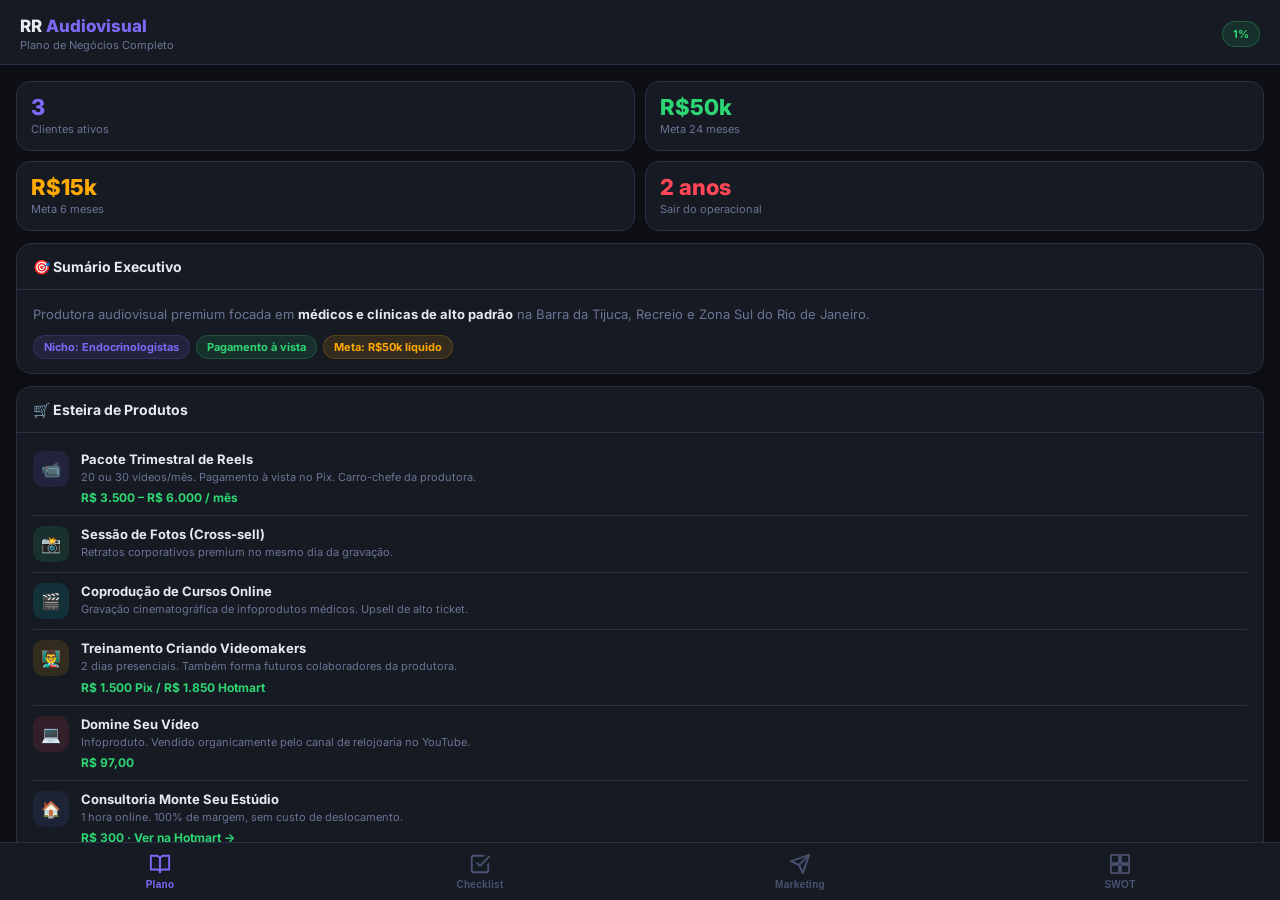
<file: app_plano_negocios.html>
<!DOCTYPE html>
<html lang="pt-BR">
<head>
<meta charset="UTF-8">
<meta name="viewport" content="width=device-width, initial-scale=1.0, maximum-scale=1.0">
<meta name="theme-color" content="#0d0f14">
<title>RR Audiovisual — Plano de Negócios</title>
<link href="https://fonts.googleapis.com/css2?family=Inter:wght@300;400;500;600;700;800;900&display=swap" rel="stylesheet">
<style>
*{margin:0;padding:0;box-sizing:border-box;-webkit-tap-highlight-color:transparent}
:root{
  --bg:#0d0f14;--s1:#161a23;--s2:#1e2330;--s3:#252d3d;
  --border:#2a3045;--text:#e8eaf0;--muted:#6b7494;--muted2:#4a5270;
  --red:#ff4757;--orange:#ffaa00;--green:#2ed573;--blue:#5c6bc0;--purple:#7c6af7;--cyan:#00d2d3;
  --gold:#ffd700;
}
html,body{height:100%;background:var(--bg);color:var(--text);font-family:'Inter',sans-serif;overflow:hidden}
/* APP SHELL */
.app{display:flex;flex-direction:column;height:100vh;height:100dvh}
.topbar{
  background:var(--s1);border-bottom:1px solid var(--border);
  padding:16px 20px 12px;flex-shrink:0;
  display:flex;align-items:center;justify-content:space-between;
}
.topbar-brand{display:flex;flex-direction:column}
.topbar-brand h1{font-size:17px;font-weight:800;color:var(--text)}
.topbar-brand h1 span{color:var(--purple)}
.topbar-brand p{font-size:11px;color:var(--muted);margin-top:2px}
.topbar-badge{
  background:rgba(46,213,115,0.12);border:1px solid rgba(46,213,115,0.25);
  color:var(--green);font-size:11px;font-weight:700;padding:5px 10px;border-radius:100px;
}
/* CONTENT */
.content{flex:1;overflow:hidden;position:relative}
.tab-panel{
  position:absolute;inset:0;overflow-y:auto;
  padding:16px 16px 20px;
  display:none;
  -webkit-overflow-scrolling:touch;
}
.tab-panel.active{display:block}
/* BOTTOM NAV */
.bottom-nav{
  background:var(--s1);border-top:1px solid var(--border);
  display:grid;grid-template-columns:repeat(4,1fr);
  flex-shrink:0;padding-bottom:env(safe-area-inset-bottom);
}
.nav-btn{
  display:flex;flex-direction:column;align-items:center;justify-content:center;
  padding:10px 4px;gap:4px;background:none;border:none;cursor:pointer;
  color:var(--muted2);transition:color .2s;
}
.nav-btn.active{color:var(--purple)}
.nav-btn svg{width:22px;height:22px;stroke-width:2}
.nav-btn span{font-size:10px;font-weight:600;letter-spacing:0.3px}

/* CARDS & TYPOGRAPHY */
.card{background:var(--s1);border:1px solid var(--border);border-radius:16px;overflow:hidden;margin-bottom:12px}
.card-head{padding:14px 16px;border-bottom:1px solid var(--border);display:flex;align-items:center;gap:10px}
.card-head h2{font-size:14px;font-weight:700}
.card-head h3{font-size:13px;font-weight:700}
.card-body{padding:14px 16px}
.section-title{font-size:11px;font-weight:700;text-transform:uppercase;letter-spacing:1px;color:var(--muted);margin-bottom:10px;display:flex;align-items:center;gap:8px}
.section-title::before{content:'';display:block;width:3px;height:12px;border-radius:2px;background:var(--purple)}

/* METRICS */
.metrics{display:grid;grid-template-columns:1fr 1fr;gap:10px;margin-bottom:12px}
.metric{background:var(--s1);border:1px solid var(--border);border-radius:14px;padding:14px}
.metric-val{font-size:22px;font-weight:800;color:var(--purple);line-height:1}
.metric-label{font-size:11px;color:var(--muted);margin-top:4px}
.metric.green .metric-val{color:var(--green)}
.metric.orange .metric-val{color:var(--orange)}
.metric.red .metric-val{color:var(--red)}

/* PILLS */
.pill{display:inline-flex;align-items:center;gap:5px;padding:4px 10px;border-radius:100px;font-size:11px;font-weight:700}
.pill.red{background:rgba(255,71,87,.12);color:var(--red);border:1px solid rgba(255,71,87,.2)}
.pill.orange{background:rgba(255,170,0,.12);color:var(--orange);border:1px solid rgba(255,170,0,.2)}
.pill.green{background:rgba(46,213,115,.12);color:var(--green);border:1px solid rgba(46,213,115,.2)}
.pill.blue{background:rgba(92,107,192,.12);color:var(--blue);border:1px solid rgba(92,107,192,.2)}
.pill.purple{background:rgba(124,106,247,.12);color:var(--purple);border:1px solid rgba(124,106,247,.2)}

/* PRODUCT LIST */
.product-item{display:flex;align-items:flex-start;gap:12px;padding:10px 0;border-bottom:1px solid var(--border)}
.product-item:last-child{border-bottom:none}
.product-icon{width:36px;height:36px;border-radius:10px;display:flex;align-items:center;justify-content:center;font-size:16px;flex-shrink:0}
.product-info h4{font-size:13px;font-weight:700;color:var(--text)}
.product-info p{font-size:11px;color:var(--muted);margin-top:3px;line-height:1.4}
.product-price{margin-top:5px;font-size:12px;font-weight:700;color:var(--green)}

/* TIMELINE */
.timeline{display:flex;flex-direction:column;gap:0}
.timeline-item{display:flex;gap:12px;padding-bottom:20px;position:relative}
.timeline-item:last-child{padding-bottom:0}
.timeline-left{display:flex;flex-direction:column;align-items:center;flex-shrink:0;width:28px}
.timeline-dot{width:28px;height:28px;border-radius:50%;display:flex;align-items:center;justify-content:center;font-size:13px;flex-shrink:0;z-index:1}
.timeline-line{flex:1;width:2px;background:var(--border);margin-top:4px}
.timeline-item:last-child .timeline-line{display:none}
.timeline-content{flex:1;padding-top:4px}
.timeline-content h4{font-size:13px;font-weight:700;margin-bottom:4px}
.timeline-content p{font-size:12px;color:var(--muted);line-height:1.5}
.timeline-tag{display:inline-block;font-size:10px;font-weight:700;padding:2px 8px;border-radius:100px;margin-bottom:6px}

/* CHECKLIST */
.phase-header{
  display:flex;align-items:center;gap:10px;padding:12px 16px;
  cursor:pointer;
}
.phase-emoji{font-size:20px}
.phase-info{flex:1}
.phase-info h3{font-size:14px;font-weight:700}
.phase-info p{font-size:11px;color:var(--muted);margin-top:2px}
.phase-progress{display:flex;align-items:center;gap:8px;flex-shrink:0}
.phase-count{font-size:12px;font-weight:700;color:var(--muted)}
.mini-ring{width:32px;height:32px;flex-shrink:0}
.phase-body{display:none;border-top:1px solid var(--border)}
.phase-body.open{display:block}
.action-section{padding:12px 16px;border-bottom:1px solid var(--border)}
.action-section:last-child{border-bottom:none}
.action-label{font-size:11px;font-weight:700;text-transform:uppercase;letter-spacing:.5px;color:var(--muted);margin-bottom:8px}
.task-item{display:flex;align-items:flex-start;gap:10px;padding:8px 0;cursor:pointer}
.checkbox{width:20px;height:20px;border:2px solid var(--border);border-radius:6px;flex-shrink:0;margin-top:1px;display:flex;align-items:center;justify-content:center;transition:all .2s}
.task-item.done .checkbox{background:var(--green);border-color:var(--green)}
.check-icon{display:none;width:10px;height:10px;border:2px solid var(--bg);border-top:none;border-left:none;transform:rotate(45deg) translateY(-1px)}
.task-item.done .check-icon{display:block}
.task-text{font-size:13px;color:var(--text);line-height:1.5;transition:color .2s}
.task-item.done .task-text{color:var(--muted);text-decoration:line-through}
.global-progress-bar{background:var(--s1);border:1px solid var(--border);border-radius:14px;padding:14px 16px;margin-bottom:12px}
.gp-row{display:flex;justify-content:space-between;align-items:center;margin-bottom:10px}
.gp-label{font-size:12px;font-weight:700;text-transform:uppercase;letter-spacing:.5px;color:var(--muted)}
.gp-pct{font-size:22px;font-weight:900;color:var(--purple)}
.progress-track{height:8px;background:var(--border);border-radius:100px;overflow:hidden}
.progress-fill{height:100%;background:linear-gradient(90deg,var(--purple),#a78bfa);border-radius:100px;transition:width .5s ease}

/* MARKETING / AD SCRIPTS */
.script-card{background:var(--s2);border:1px solid var(--border);border-radius:14px;margin-bottom:12px;overflow:hidden}
.script-head{padding:12px 14px;display:flex;justify-content:space-between;align-items:center;border-bottom:1px solid var(--border)}
.script-head h4{font-size:13px;font-weight:700}
.script-body{padding:14px;display:none}
.script-body.open{display:block}
.script-text{font-size:13px;line-height:1.7;color:var(--text);white-space:pre-wrap}
.script-text em{color:var(--muted);font-style:normal}
.copy-btn{background:rgba(124,106,247,.12);border:1px solid rgba(124,106,247,.25);color:var(--purple);padding:6px 12px;border-radius:8px;font-size:11px;font-weight:700;cursor:pointer;font-family:inherit;transition:all .2s;display:flex;align-items:center;gap:5px}
.copy-btn:active{transform:scale(.96)}
.expand-btn{background:none;border:1px solid var(--border);color:var(--muted);padding:5px 10px;border-radius:8px;font-size:11px;cursor:pointer;font-family:inherit;display:flex;align-items:center;gap:4px;transition:all .2s}
.expand-btn.open{color:var(--purple);border-color:var(--purple)}
.dm-script{background:var(--s3);border-left:3px solid var(--purple);padding:12px;border-radius:0 10px 10px 0;font-size:13px;line-height:1.7;color:var(--text);font-style:italic;margin:8px 0}
.objection-box{background:rgba(255,170,0,.06);border:1px solid rgba(255,170,0,.2);border-radius:12px;padding:12px;margin:8px 0}
.objection-box h5{font-size:11px;font-weight:700;color:var(--orange);text-transform:uppercase;letter-spacing:.5px;margin-bottom:8px}
.objection-box p{font-size:12px;color:var(--text);line-height:1.6}

/* SWOT */
.swot-grid{display:grid;grid-template-columns:1fr 1fr;gap:10px;margin-bottom:12px}
.swot-quad{border-radius:14px;padding:14px;border:1px solid}
.swot-quad.s{background:rgba(46,213,115,.06);border-color:rgba(46,213,115,.2)}
.swot-quad.w{background:rgba(255,71,87,.06);border-color:rgba(255,71,87,.2)}
.swot-quad.o{background:rgba(92,107,192,.06);border-color:rgba(92,107,192,.2)}
.swot-quad.t{background:rgba(255,170,0,.06);border-color:rgba(255,170,0,.2)}
.swot-quad-title{font-size:11px;font-weight:800;text-transform:uppercase;letter-spacing:.5px;margin-bottom:8px}
.swot-quad.s .swot-quad-title{color:var(--green)}
.swot-quad.w .swot-quad-title{color:var(--red)}
.swot-quad.o .swot-quad-title{color:var(--blue)}
.swot-quad.t .swot-quad-title{color:var(--orange)}
.swot-item{font-size:11px;color:var(--muted);padding:3px 0;border-bottom:1px solid rgba(255,255,255,.04);line-height:1.4}
.swot-item:last-child{border-bottom:none}
.swot-item::before{content:'• ';color:rgba(255,255,255,.2)}
.priority-item{display:flex;align-items:flex-start;gap:10px;padding:10px 0;border-bottom:1px solid var(--border)}
.priority-item:last-child{border-bottom:none}
.priority-num{width:26px;height:26px;border-radius:8px;display:flex;align-items:center;justify-content:center;font-size:12px;font-weight:800;flex-shrink:0}
.priority-num.p1{background:rgba(255,71,87,.15);color:var(--red)}
.priority-num.p2{background:rgba(255,170,0,.15);color:var(--orange)}
.priority-num.p3{background:rgba(46,213,115,.15);color:var(--green)}
.priority-info h5{font-size:13px;font-weight:600;color:var(--text);line-height:1.3}
.priority-info p{font-size:11px;color:var(--muted);margin-top:2px;line-height:1.4}

/* UTILS */
.mb-3{margin-bottom:12px}
.mt-2{margin-top:8px}
.text-muted{color:var(--muted);font-size:13px;line-height:1.6}
.highlight-box{background:rgba(124,106,247,.08);border:1px solid rgba(124,106,247,.2);border-radius:12px;padding:12px;margin-bottom:10px}
.highlight-box p{font-size:13px;line-height:1.6;color:var(--text)}
.warn-box{background:rgba(255,71,87,.07);border:1px solid rgba(255,71,87,.2);border-radius:12px;padding:12px;margin-bottom:10px}
.warn-box p{font-size:12px;line-height:1.6;color:var(--red)}
.warn-box strong{display:block;font-size:11px;font-weight:800;text-transform:uppercase;letter-spacing:.5px;margin-bottom:6px}
a{color:var(--purple);text-decoration:none}
a:hover{text-decoration:underline}
.chevron{transition:transform .2s;display:inline-block}
.chevron.open{transform:rotate(180deg)}
</style>
</head>
<body>
<div class="app">

<!-- TOP BAR -->
<div class="topbar">
  <div class="topbar-brand">
    <h1>RR <span>Audiovisual</span></h1>
    <p>Plano de Negócios Completo</p>
  </div>
  <div class="topbar-badge" id="headerProgress">0%</div>
</div>

<!-- CONTENT PANELS -->
<div class="content">

  <!-- TAB 1: PLANO -->
  <div class="tab-panel active" id="tab-plano">

    <div class="metrics">
      <div class="metric"><div class="metric-val">3</div><div class="metric-label">Clientes ativos</div></div>
      <div class="metric green"><div class="metric-val">R$50k</div><div class="metric-label">Meta 24 meses</div></div>
      <div class="metric orange"><div class="metric-val">R$15k</div><div class="metric-label">Meta 6 meses</div></div>
      <div class="metric red"><div class="metric-val">2 anos</div><div class="metric-label">Sair do operacional</div></div>
    </div>

    <div class="card mb-3">
      <div class="card-head"><h2>🎯 Sumário Executivo</h2></div>
      <div class="card-body">
        <p class="text-muted">Produtora audiovisual premium focada em <strong style="color:var(--text)">médicos e clínicas de alto padrão</strong> na Barra da Tijuca, Recreio e Zona Sul do Rio de Janeiro.</p>
        <div style="margin-top:10px;display:flex;flex-wrap:wrap;gap:6px">
          <span class="pill purple">Nicho: Endocrinologistas</span>
          <span class="pill green">Pagamento à vista</span>
          <span class="pill orange">Meta: R$50k líquido</span>
        </div>
      </div>
    </div>

    <div class="card mb-3">
      <div class="card-head"><h2>🛒 Esteira de Produtos</h2></div>
      <div class="card-body" style="padding-top:8px;padding-bottom:8px">
        <div class="product-item">
          <div class="product-icon" style="background:rgba(124,106,247,.12)">📹</div>
          <div class="product-info">
            <h4>Pacote Trimestral de Reels</h4>
            <p>20 ou 30 vídeos/mês. Pagamento à vista no Pix. Carro-chefe da produtora.</p>
            <div class="product-price">R$ 3.500 – R$ 6.000 / mês</div>
          </div>
        </div>
        <div class="product-item">
          <div class="product-icon" style="background:rgba(46,213,115,.12)">📸</div>
          <div class="product-info">
            <h4>Sessão de Fotos (Cross-sell)</h4>
            <p>Retratos corporativos premium no mesmo dia da gravação.</p>
          </div>
        </div>
        <div class="product-item">
          <div class="product-icon" style="background:rgba(0,210,211,.12)">🎬</div>
          <div class="product-info">
            <h4>Coprodução de Cursos Online</h4>
            <p>Gravação cinematográfica de infoprodutos médicos. Upsell de alto ticket.</p>
          </div>
        </div>
        <div class="product-item">
          <div class="product-icon" style="background:rgba(255,170,0,.12)">👨‍🏫</div>
          <div class="product-info">
            <h4>Treinamento Criando Videomakers</h4>
            <p>2 dias presenciais. Também forma futuros colaboradores da produtora.</p>
            <div class="product-price">R$ 1.500 Pix / R$ 1.850 Hotmart</div>
          </div>
        </div>
        <div class="product-item">
          <div class="product-icon" style="background:rgba(255,71,87,.12)">💻</div>
          <div class="product-info">
            <h4>Domine Seu Vídeo</h4>
            <p>Infoproduto. Vendido organicamente pelo canal de relojoaria no YouTube.</p>
            <div class="product-price">R$ 97,00</div>
          </div>
        </div>
        <div class="product-item">
          <div class="product-icon" style="background:rgba(92,107,192,.12)">🏠</div>
          <div class="product-info">
            <h4>Consultoria Monte Seu Estúdio</h4>
            <p>1 hora online. 100% de margem, sem custo de deslocamento.</p>
            <div class="product-price">R$ 300 · <a href="https://hotmart.com/pt-br/marketplace/produtos/hagsxd-consultoria-monte-seu-estudio-em-casa-kv14g/X103042244J" target="_blank" style="color:inherit;text-decoration:underline">Ver na Hotmart →</a></div>
          </div>
        </div>
      </div>
    </div>

    <div class="card mb-3">
      <div class="card-head"><h2>📈 Plano de Transição Operacional</h2></div>
      <div class="card-body" style="padding-top:8px;padding-bottom:8px">
        <div class="timeline">
          <div class="timeline-item">
            <div class="timeline-left">
              <div class="timeline-dot" style="background:rgba(255,71,87,.15);color:var(--red)">1</div>
              <div class="timeline-line"></div>
            </div>
            <div class="timeline-content">
              <span class="timeline-tag" style="background:rgba(255,71,87,.12);color:var(--red)">0–3 meses</span>
              <h4>Otimização Atual</h4>
              <p>Rodrigo: roteiro + gravação. Editor júnior edita 80% do material. 30% comissão por contrato.</p>
            </div>
          </div>
          <div class="timeline-item">
            <div class="timeline-left">
              <div class="timeline-dot" style="background:rgba(255,170,0,.15);color:var(--orange)">2</div>
              <div class="timeline-line"></div>
            </div>
            <div class="timeline-content">
              <span class="timeline-tag" style="background:rgba(255,170,0,.12);color:var(--orange)">3–12 meses</span>
              <h4>Videomaker de Campo</h4>
              <p>Contratar o melhor aluno do Criando Videomakers como freelancer de captação. Rodrigo faz só direção criativa e roteiro.</p>
            </div>
          </div>
          <div class="timeline-item">
            <div class="timeline-left">
              <div class="timeline-dot" style="background:rgba(46,213,115,.15);color:var(--green)">3</div>
            </div>
            <div class="timeline-content">
              <span class="timeline-tag" style="background:rgba(46,213,115,.12);color:var(--green)">12–24 meses</span>
              <h4>Delegação Total</h4>
              <p>Equipe completa (roteirista + videomaker + editor). Rodrigo na gestão, vendas estratégicas e palestras.</p>
            </div>
          </div>
        </div>
      </div>
    </div>

    <div class="warn-box">
      <strong>⚠️ Alerta de Margem — Editor Júnior</strong>
      <p>Os 30% são válidos até o 4º cliente ativo. A partir do 5º, migrar para salário fixo (R$ 3.000/mês) ou R$ 55/vídeo editado. Caso contrário, ao contratar videomaker de campo (mais 15–20%), o custo operacional chega a 50% e inviabiliza a meta de R$50k líquido.</p>
    </div>

    <div class="card mb-3">
      <div class="card-head"><h2>💰 Metas Financeiras</h2></div>
      <div class="card-body">
        <div style="display:flex;flex-direction:column;gap:8px">
          <div style="background:var(--s2);border-radius:12px;padding:12px;border:1px solid var(--border)">
            <div style="font-size:11px;color:var(--muted);text-transform:uppercase;letter-spacing:.5px;font-weight:700;margin-bottom:4px">Meta 6 meses</div>
            <div style="font-size:20px;font-weight:800;color:var(--purple)">R$ 15.000 – 25.000 / mês líquido</div>
            <div style="font-size:12px;color:var(--muted);margin-top:4px">5–6 clientes × R$ 4.000/mês = R$ 20.000 bruto</div>
          </div>
          <div style="background:var(--s2);border-radius:12px;padding:12px;border:1px solid var(--border)">
            <div style="font-size:11px;color:var(--muted);text-transform:uppercase;letter-spacing:.5px;font-weight:700;margin-bottom:4px">Meta 24 meses</div>
            <div style="font-size:20px;font-weight:800;color:var(--green)">R$ 50.000 / mês líquido</div>
            <div style="font-size:12px;color:var(--muted);margin-top:4px">10 clientes recorrentes + treinamentos + infoprodutos</div>
          </div>
        </div>
      </div>
    </div>

    <div class="card mb-3">
      <div class="card-head"><h2>📚 Gestão — Leituras Obrigatórias</h2></div>
      <div class="card-body" style="display:flex;flex-direction:column;gap:8px">
        <div class="highlight-box">
          <p><strong>"O Mito do Empreendedor"</strong> — Michael E. Gerber<br><span style="color:var(--muted);font-size:12px">Explica como parar de ser o técnico da própria empresa e começar a agir como empreendedor.</span></p>
        </div>
        <div class="highlight-box">
          <p><strong>"Tração"</strong> — Gino Wickman<br><span style="color:var(--muted);font-size:12px">Como organizar processos e pessoas para o negócio rodar sem depender da sua presença física.</span></p>
        </div>
      </div>
    </div>

  </div>

  <!-- TAB 2: CHECKLIST -->
  <div class="tab-panel" id="tab-checklist">

    <div class="global-progress-bar">
      <div class="gp-row">
        <span class="gp-label">Progresso Geral</span>
        <span class="gp-pct" id="globalPct">0%</span>
      </div>
      <div class="progress-track"><div class="progress-fill" id="globalFill" style="width:0%"></div></div>
      <div style="font-size:11px;color:var(--muted);margin-top:8px" id="globalCount">0 de 0 tarefas concluídas</div>
    </div>

    <div id="checklist-phases"></div>

    <button onclick="resetChecklist()" style="width:100%;background:none;border:1px solid var(--border);color:var(--muted);padding:12px;border-radius:12px;font-family:inherit;font-size:13px;cursor:pointer;margin-top:4px">↺ Reiniciar progresso</button>

  </div>

  <!-- TAB 3: MARKETING -->
  <div class="tab-panel" id="tab-marketing">

    <!-- PROSPECÇÃO MÉDICOS -->
    <div class="card mb-3">
      <div class="card-head"><h2>🏥 Prospecção de Endocrinologistas</h2></div>
      <div class="card-body" style="padding-top:8px">
        <div class="section-title">Dores Visuais Comuns</div>
        <div style="display:flex;flex-direction:column;gap:6px;margin-bottom:14px">
          <div style="background:var(--s2);border-radius:10px;padding:10px 12px;font-size:12px;color:var(--text)">🎞️ <strong>Prisão do Tripé de Mesa</strong> — Gravado em Full HD (1080p), sempre no mesmo ângulo estático. Editor sem margem para zoom dinâmico.</div>
          <div style="background:var(--s2);border-radius:10px;padding:10px 12px;font-size:12px;color:var(--text)">🔊 <strong>Áudio de Banheiro</strong> — Eco em consultórios com mármore e paredes lisas.</div>
          <div style="background:var(--s2);border-radius:10px;padding:10px 12px;font-size:12px;color:var(--text)">💡 <strong>Iluminação Hospitalar</strong> — Luz fria de teto cria olheiras e aparência cansada (contrário de "saúde").</div>
          <div style="background:var(--s2);border-radius:10px;padding:10px 12px;font-size:12px;color:var(--text)">🖥️ <strong>Dor da Geladeira</strong> — Médico sentado atrás da mesa branca do consultório, sem profundidade.</div>
        </div>

        <div class="section-title">Script — Técnica do Presente</div>
        <div class="dm-script">"Olá, Dra. [Nome]! Fiquei impressionado com a clareza com que explica sobre [assunto]. Como produtora especializada em médicos aqui na Barra e Zona Sul, fiz uma edição cinematográfica de presente de 15 segundos do seu último vídeo: corrigi o eco acústico, apliquei color grading sofisticado e inseri legendas executivas dinâmicas.

O resultado ficou extremamente sofisticado. Posso te enviar o link aqui pelo Direct? É 100% de cortesia."</div>

        <div class="objection-box">
          <h5>⚡ Objeção: "Já tenho social media"</h5>
          <p>"Doutor, o social media é excelente na estratégia, mas está limitado pela qualidade de captação do celular. Quando trazemos câmeras de cinema para o seu consultório, entregamos uma matéria-prima premium. Seu social media finalmente terá material digno da sua autoridade para trabalhar."</p>
        </div>
        <div style="background:rgba(46,213,115,.06);border:1px solid rgba(46,213,115,.15);border-radius:12px;padding:12px;font-size:12px;color:var(--text)">
          <strong style="color:var(--green)">💡 Produto de Entrada:</strong> Para médicos que não querem trocar de agência, ofereça apenas a <strong>Captação de Brutos Premium</strong> — você grava 20-30 vídeos em 4K e entrega os arquivos para a agência deles editar.
        </div>
      </div>
    </div>

    <!-- PARCERIAS AGÊNCIAS -->
    <div class="card mb-3">
      <div class="card-head"><h2>🤝 Parcerias com Agências de Tráfego</h2></div>
      <div class="card-body" style="padding-top:8px">
        <p class="text-muted" style="margin-bottom:12px">Agências de tráfego têm uma dor: criativos ruins detonam o ROAS. Você é a solução que salva o resultado delas.</p>
        <div class="section-title">Script de Abordagem (WhatsApp / Direct)</div>
        <div class="dm-script">"Olá, [Nome]! Acompanho o trabalho da [Agência] com clínicas de alto padrão.

Sou diretor audiovisual no Rio (Barra e Zona Sul) especializado em criativos cinematográficos para médicos de alto ticket. Sabemos que o maior gargalo dos gestores hoje é receber vídeos ruins dos próprios médicos, o que detona o CTR.

Queria propor uma parceria ganha-ganha: cuidamos da captação e edição dos criativos dos seus clientes aqui no Rio, garantindo que o tráfego performe ao máximo.

Teria 5 minutos esta semana para uma ligação rápida?"</div>
        <div style="display:flex;flex-direction:column;gap:6px;margin-top:10px">
          <div style="background:var(--s2);border-radius:10px;padding:10px 12px;font-size:12px;color:var(--text)">💰 <strong>Modelo Afiliado:</strong> Paga 10–15% do primeiro mês do contrato por indicação que fechar.</div>
          <div style="background:var(--s2);border-radius:10px;padding:10px 12px;font-size:12px;color:var(--text)">🔗 <strong>Modelo Coprodução:</strong> Agência embuti seu custo no pacote de tráfego — "Combo Tráfego + Vídeo Premium".</div>
        </div>
      </div>
    </div>

    <!-- ROTEIROS DE ANÚNCIO -->
    <div class="section-title" style="margin-bottom:8px">🎬 Roteiros de Anúncio (5 Versões)</div>

    <div class="script-card">
      <div class="script-head" onclick="toggleScript('s1')">
        <div>
          <div class="pill purple" style="margin-bottom:4px">Versão 1</div>
          <h4>Antes & Depois — Gancho de Ego</h4>
        </div>
        <button class="expand-btn" id="btn-s1">Ver <span class="chevron" id="chev-s1">▾</span></button>
      </div>
      <div class="script-body" id="body-s1">
        <div style="font-size:11px;color:var(--muted);margin-bottom:10px">Formato: 45s · Split scene · Gancho direto no ego do médico</div>
        <div style="display:flex;flex-direction:column;gap:10px">
          <div style="background:var(--s1);border-radius:10px;padding:10px 12px">
            <div style="font-size:10px;font-weight:700;color:var(--red);margin-bottom:4px">00:00–00:09 · CENÁRIO AMADOR</div>
            <p style="font-size:12px;color:var(--text);line-height:1.6;font-style:italic">"Doutor, você passou mais de seis anos estudando, investiu uma fortuna em especializações, cobra mais de mil reais por consulta... e realmente acredita que toda a autoridade da sua carreira cabe em um vídeo gravado de forma amadora?"</p>
          </div>
          <div style="background:var(--s1);border-radius:10px;padding:10px 12px">
            <div style="font-size:10px;font-weight:700;color:var(--purple);margin-bottom:4px">00:09–00:12 · TRANSIÇÃO (estalo de dedos)</div>
            <p style="font-size:12px;color:var(--text);line-height:1.6;font-style:italic">"Essa é a imagem que você deseja projetar? A verdade é que o paciente de alto padrão julga a qualidade do seu tratamento pelo visual da sua marca."</p>
          </div>
          <div style="background:var(--s1);border-radius:10px;padding:10px 12px">
            <div style="font-size:10px;font-weight:700;color:var(--green);margin-bottom:4px">00:12–00:24 · CENÁRIO PREMIUM</div>
            <p style="font-size:12px;color:var(--text);line-height:1.6;font-style:italic">"Se você grava em Full HD, de cima de um tripé de mesa com eco no consultório, você está destruindo o valor percebido da sua consulta."</p>
          </div>
          <div style="background:var(--s1);border-radius:10px;padding:10px 12px">
            <div style="font-size:10px;font-weight:700;color:var(--orange);margin-bottom:4px">00:24–00:35 · B-ROLL PORTFÓLIO</div>
            <p style="font-size:12px;color:var(--text);line-height:1.6;font-style:italic">"A captação cinematográfica não é vaidade, é posicionamento. Ela atrai o paciente que paga particular sem questionar seu preço."</p>
          </div>
          <div style="background:var(--s1);border-radius:10px;padding:10px 12px">
            <div style="font-size:10px;font-weight:700;color:var(--cyan);margin-bottom:4px">00:35–00:45 · CTA</div>
            <p style="font-size:12px;color:var(--text);line-height:1.6;font-style:italic">"Nós cuidamos de toda a captação no seu consultório aqui no Rio. Toque em 'Saiba Mais' e agende um diagnóstico visual gratuito."</p>
          </div>
        </div>
      </div>
    </div>

    <div class="script-card">
      <div class="script-head" onclick="toggleScript('s2')">
        <div>
          <div class="pill blue" style="margin-bottom:4px">Versão 2</div>
          <h4>O Espelho Honesto</h4>
        </div>
        <button class="expand-btn" id="btn-s2">Ver <span class="chevron" id="chev-s2">▾</span></button>
      </div>
      <div class="script-body" id="body-s2">
        <div style="font-size:11px;color:var(--muted);margin-bottom:10px">Formato: 40s · Tom reflexivo · Premium desde o início · Sem transição de cenário</div>
        <div class="dm-script">[Cenário premium do início. Tom pausado, olhar direto na câmera.]

"Você é um médico de excelência.

Passou anos estudando. Fez residência. Especializações. Congressos internacionais.

E no seu consultório, você é impecável.

A questão é: o seu Instagram sabe disso?

[Pausa]

Porque o paciente que vai te pagar de cinco a dez mil reais num tratamento… ele te encontra primeiro nas redes. E em três segundos, sem te conhecer, ele decide se você é o médico que ele quer ou não.

Três segundos.

É o tempo de um vídeo amador afastar o paciente que seria o seu melhor contrato do trimestre.

Nós gravamos médicos na Barra e Zona Sul com padrão de cinema. Sem você precisar pensar nisso.

Se faz sentido, o link está aqui."</div>
      </div>
    </div>

    <div class="script-card">
      <div class="script-head" onclick="toggleScript('s3')">
        <div>
          <div class="pill green" style="margin-bottom:4px">Versão 3</div>
          <h4>A Comparação Pura (sem narração)</h4>
        </div>
        <button class="expand-btn" id="btn-s3">Ver <span class="chevron" id="chev-s3">▾</span></button>
      </div>
      <div class="script-body" id="body-s3">
        <div style="font-size:11px;color:var(--muted);margin-bottom:10px">Formato: 30s · Split screen · Zero narração · Só texto + música · Alto potencial de parar o scroll no mudo</div>
        <div style="display:flex;flex-direction:column;gap:8px">
          <div style="background:var(--s1);border-radius:10px;padding:10px 12px;font-size:12px;color:var(--text)">
            <span style="color:var(--muted)">00:00–00:05</span> Tela dividida: esq. amador · dir. cinema<br>
            <strong>Texto: "Mesmo médico. Mesmo consultório."</strong>
          </div>
          <div style="background:var(--s1);border-radius:10px;padding:10px 12px;font-size:12px;color:var(--text)">
            <span style="color:var(--muted)">00:05–00:12</span> Esq: ângulo estático · Dir: zoom dinâmico<br>
            <strong>Texto: "Mesma mensagem."</strong>
          </div>
          <div style="background:var(--s1);border-radius:10px;padding:10px 12px;font-size:12px;color:var(--text)">
            <span style="color:var(--muted)">00:12–00:20</span> Esq: eco no áudio · Dir: áudio nítido<br>
            <strong>Texto: "Percepções completamente diferentes."</strong>
          </div>
          <div style="background:var(--s1);border-radius:10px;padding:10px 12px;font-size:12px;color:var(--text)">
            <span style="color:var(--muted)">00:20–00:28</span><br>
            <strong>Texto: "O paciente de alto padrão não escolhe só o médico. Ele escolhe a imagem que o médico projeta."</strong>
          </div>
          <div style="background:var(--s1);border-radius:10px;padding:10px 12px;font-size:12px;color:var(--text)">
            <span style="color:var(--muted)">00:28–00:30</span><br>
            <strong>Logo + Link "Diagnóstico Visual Gratuito"</strong>
          </div>
        </div>
      </div>
    </div>

    <div class="script-card">
      <div class="script-head" onclick="toggleScript('s4')">
        <div>
          <div class="pill red" style="margin-bottom:4px">Versão 4</div>
          <h4>A Provocação Direta</h4>
        </div>
        <button class="expand-btn" id="btn-s4">Ver <span class="chevron" id="chev-s4">▾</span></button>
      </div>
      <div class="script-body" id="body-s4">
        <div style="font-size:11px;color:var(--muted);margin-bottom:10px">Formato: 35s · Tom confrontador e agressivo · Sem suavidade</div>
        <div class="dm-script">[Cenário amador. Tom direto, sem sorrir.]

"Você cobra caro. Estudou muito. É bom no que faz.

Mas vou ser honesto contigo.

Se eu fosse seu paciente, entraria no seu Instagram e pensaria: 'será que esse médico realmente entrega o que promete?'

Porque o vídeo que você posta não representa quem você é dentro do consultório.

E o pior não é isso.

O pior é que você provavelmente nem percebe o quanto isso te custa em pacientes que chegam no seu perfil... e vão embora sem marcar consulta."

[Estalo de dedo → cenário premium]

"Nós resolvemos isso. De forma completa. No seu consultório, aqui no Rio.

Se quiser entender como, o link está aqui."</div>
      </div>
    </div>

    <div class="script-card">
      <div class="script-head" onclick="toggleScript('s5')">
        <div>
          <div class="pill orange" style="margin-bottom:4px">Versão 5</div>
          <h4>O Olhar do Paciente</h4>
        </div>
        <button class="expand-btn" id="btn-s5">Ver <span class="chevron" id="chev-s5">▾</span></button>
      </div>
      <div class="script-body" id="body-s5">
        <div style="font-size:11px;color:var(--muted);margin-bottom:10px">Formato: 45s · Narrativa em 3ª pessoa · Voz off · Câmera mostra mão rolando o feed</div>
        <div class="dm-script">[Voz off. Câmera mostra mão rolando feed com vídeos amadores de médicos.]

"Ana tem 38 anos. Quer fazer um procedimento estético. Vai gastar em torno de oito mil reais.

Ela não sabe o nome do melhor médico. Ela não conhece ninguém do setor.

Ela só tem o Instagram.

Ela rola o feed. Vê um vídeo. E em três segundos, decide se confia ou não.

Aquele médico com a iluminação escura, o eco no áudio, o enquadramento torto…

ela scrollou. Sem nem ler a legenda."

[A mão para em perfil com vídeo cinematográfico. Toca para assistir.]

"Neste aqui, ela parou. Assistiu até o final. Salvou. E mandou mensagem.

A Ana não sabe a diferença entre uma câmera de cinema e um celular.

Mas ela sente.

Nós cuidamos da imagem do seu consultório no Rio para que a próxima Ana pare no seu vídeo.

O link está aqui."</div>
      </div>
    </div>

    <!-- EVENTOS -->
    <div class="card" style="margin-top:12px">
      <div class="card-head"><h2>🎤 ANI Hack — Cobertura de Eventos</h2></div>
      <div class="card-body" style="display:flex;flex-direction:column;gap:8px">
        <div style="background:var(--s2);border-radius:10px;padding:10px 12px;font-size:12px;color:var(--text)">📋 Usar credencial ANI (Associação Nacional de Imprensa) para acessar congressos médicos na Barra e Zona Sul.</div>
        <div style="background:var(--s2);border-radius:10px;padding:10px 12px;font-size:12px;color:var(--text)">🎥 Kit de campo: a6400 + gimbal + lapela dupla sem fio (DJI Mic / Rode). Bastão de entrevista personalizado gera autoridade imediata.</div>
        <div class="dm-script">"Dr.! Estamos cobrindo o evento para nossa editoria de saúde premium no Rio. Poderia nos dar um depoimento de 1 minuto sobre a principal tendência discutida hoje?"

[Após gravar:]

"Ficou excelente! Vou enviar o vídeo editado de cortesia no seu WhatsApp na segunda-feira. Qual o contato?"</div>
        <div style="background:rgba(46,213,115,.06);border:1px solid rgba(46,213,115,.15);border-radius:10px;padding:10px 12px;font-size:12px;color:var(--text)">✅ <strong>Meta por evento:</strong> Sair com 5+ contatos qualificados. Na semana seguinte, entregar o vídeo editado e abrir o gancho para o Pacote Trimestral.</div>
      </div>
    </div>

  </div>

  <!-- TAB 4: SWOT -->
  <div class="tab-panel" id="tab-swot">

    <div class="swot-grid">
      <div class="swot-quad s">
        <div class="swot-quad-title">💪 Forças</div>
        <div class="swot-item">3 clientes ativos, pagamento à vista</div>
        <div class="swot-item">Nicho de demanda infinita (emagrecimento)</div>
        <div class="swot-item">Ecossistema de 5 fontes de receita integradas</div>
        <div class="swot-item">Autoridade técnica pública (canal de relojoaria)</div>
        <div class="swot-item">Leitura profunda do comportamento médico</div>
        <div class="swot-item">Contratos trimestrais (alta barreira de saída)</div>
        <div class="swot-item">Canal próprio de recrutamento (treinamento)</div>
        <div class="swot-item">Estratégia de eventos (ANI Hack)</div>
      </div>
      <div class="swot-quad w">
        <div class="swot-quad-title">⚠️ Fraquezas</div>
        <div class="swot-item">Operação 100% dependente do Rodrigo</div>
        <div class="swot-item">Teto físico de ~6 clientes sem equipe</div>
        <div class="swot-item">Nenhum processo documentado (playbook)</div>
        <div class="swot-item">Lacuna em gestão empresarial</div>
        <div class="swot-item">Câmera principal com problemas, sem backup</div>
        <div class="swot-item">Acordo do editor sem documento formal</div>
        <div class="swot-item">Identidade visual da produtora não consolidada</div>
      </div>
      <div class="swot-quad o">
        <div class="swot-quad-title">🚀 Oportunidades</div>
        <div class="swot-item">Algoritmo do Instagram favorece vídeo de qualidade</div>
        <div class="swot-item">Agências de tráfego como canal de indicação</div>
        <div class="swot-item">Eventos médicos inexplorados no Rio</div>
        <div class="swot-item">Pacote "só captação" para médicos com agência</div>
        <div class="swot-item">Explosão de cursos online médicos</div>
        <div class="swot-item">YouTube como máquina orgânica de leads</div>
        <div class="swot-item">Mercado de treinamento para videomakers em alta</div>
        <div class="swot-item">Expansão geográfica futura (SP, Niterói)</div>
      </div>
      <div class="swot-quad t">
        <div class="swot-quad-title">🛡️ Ameaças</div>
        <div class="swot-item">Produtoras maiores entrando no nicho médico</div>
        <div class="swot-item">Celulares de alta qualidade reduzindo percepção de valor</div>
        <div class="swot-item">Churn dos 3 clientes em renovação simultânea</div>
        <div class="swot-item">Dependência do Instagram/TikTok</div>
        <div class="swot-item">Sazonalidade (jan/fev, julho — férias médicas)</div>
        <div class="swot-item">Cópia dos scripts por concorrentes</div>
        <div class="swot-item">Regulamentação do CFM para publicidade médica</div>
      </div>
    </div>

    <div class="card mb-3">
      <div class="card-head"><h2>⚔️ Estratégias Cruzadas</h2></div>
      <div class="card-body" style="display:flex;flex-direction:column;gap:10px">
        <div style="background:var(--s2);border-radius:12px;padding:12px">
          <div style="font-size:10px;font-weight:700;color:var(--purple);text-transform:uppercase;letter-spacing:.5px;margin-bottom:6px">F1+F2 × O2 — Portfólio como argumento para agências</div>
          <p style="font-size:12px;color:var(--text);line-height:1.5">Use os 3 médicos como cases de portfólio (engajamento, crescimento) ao abordar agências de tráfego. Prova concreta de ROI.</p>
        </div>
        <div style="background:var(--s2);border-radius:12px;padding:12px">
          <div style="font-size:10px;font-weight:700;color:var(--green);text-transform:uppercase;letter-spacing:.5px;margin-bottom:6px">F5 × O3 — Diagnóstico de perfil em eventos</div>
          <p style="font-size:12px;color:var(--text);line-height:1.5">Criar PDF de "Diagnóstico Gratuito de Perfil Médico" para distribuir fisicamente nos eventos. Médico leva para casa e você fica na cabeça dele.</p>
        </div>
        <div style="background:var(--s2);border-radius:12px;padding:12px">
          <div style="font-size:10px;font-weight:700;color:var(--orange);text-transform:uppercase;letter-spacing:.5px;margin-bottom:6px">W1+W2 × F7 — Contratar videomaker ANTES do gargalo</div>
          <p style="font-size:12px;color:var(--text);line-height:1.5">Identificar o melhor aluno do próximo treinamento antes de fechar o 5º cliente. Não esperar o colapso de agenda para agir.</p>
        </div>
        <div style="background:var(--s2);border-radius:12px;padding:12px">
          <div style="font-size:10px;font-weight:700;color:var(--red);text-transform:uppercase;letter-spacing:.5px;margin-bottom:6px">T7 × F5 — CFM como vantagem competitiva</div>
          <p style="font-size:12px;color:var(--text);line-height:1.5">Dominar as regras do CFM para publicidade médica. Ser o único videomaker no Rio que entrega roteiros já eticamente alinhados elimina o maior medo do médico.</p>
        </div>
        <div style="background:var(--s2);border-radius:12px;padding:12px">
          <div style="font-size:10px;font-weight:700;color:var(--cyan);text-transform:uppercase;letter-spacing:.5px;margin-bottom:6px">F8 × T6 — Eventos como canal impossível de copiar</div>
          <p style="font-size:12px;color:var(--text);line-height:1.5">A estratégia de eventos é relacional e presencial — impossível de replicar por concorrentes digitais. Priorizar como canal principal de prospecção de alto ticket.</p>
        </div>
      </div>
    </div>

    <div class="card">
      <div class="card-head"><h2>📋 Matriz de Prioridade</h2></div>
      <div class="card-body" style="padding-top:8px;padding-bottom:8px">
        <div class="priority-item">
          <div class="priority-num p1">1</div>
          <div class="priority-info"><h5>Renovar os 3 clientes proativamente</h5><p>Chegar antes do vencimento com relatório e novo contrato pronto.</p></div>
        </div>
        <div class="priority-item">
          <div class="priority-num p1">2</div>
          <div class="priority-info"><h5>Câmera backup testada e disponível</h5><p>Smartphone com Filmic Pro ou aluguel por diária antes da próxima gravação.</p></div>
        </div>
        <div class="priority-item">
          <div class="priority-num p1">3</div>
          <div class="priority-info"><h5>Acordo do editor formalizado</h5><p>Termo escrito com os 30% atuais e cláusula de transição no 5º cliente.</p></div>
        </div>
        <div class="priority-item">
          <div class="priority-num p2">4</div>
          <div class="priority-info"><h5>Separação PF/PJ + planilha de caixa</h5><p>Conta PJ ativa, pró-labore definido e 3 cenários de renovação preenchidos.</p></div>
        </div>
        <div class="priority-item">
          <div class="priority-num p2">5</div>
          <div class="priority-info"><h5>Manual de Padrão da Produtora</h5><p>Documentar setup de luz, áudio, câmera e protocolo de conduta em consultório.</p></div>
        </div>
        <div class="priority-item">
          <div class="priority-num p2">6</div>
          <div class="priority-info"><h5>Abordar 5 agências de tráfego</h5><p>Usar o script de parceria do Playbook. Meta: 2 parcerias fechadas em 60 dias.</p></div>
        </div>
        <div class="priority-item">
          <div class="priority-num p2">7</div>
          <div class="priority-info"><h5>Mapear eventos médicos (ANI)</h5><p>Grade CRM-RJ, SBEM e SBCP. Inscrever como imprensa nos 2 mais relevantes.</p></div>
        </div>
        <div class="priority-item">
          <div class="priority-num p3">8</div>
          <div class="priority-info"><h5>Gravar e testar criativos (Versões 2 e 3)</h5><p>Publicar organicamente. Melhor resultado recebe verba de R$ 300–500.</p></div>
        </div>
        <div class="priority-item">
          <div class="priority-num p3">9</div>
          <div class="priority-info"><h5>Estudar regras CFM para publicidade médica</h5><p>Resolução nº 2.336/2023. Criar checklist CFM-Safe para todos os roteiros.</p></div>
        </div>
        <div class="priority-item">
          <div class="priority-num p3">10</div>
          <div class="priority-info"><h5>Consolidar identidade visual da produtora</h5><p>Nome, paleta de cores, Instagram redesenhado e kit de apresentação em PDF.</p></div>
        </div>
      </div>
    </div>

  </div>
</div>

<!-- BOTTOM NAV -->
<nav class="bottom-nav">
  <button class="nav-btn active" id="nav-plano" onclick="switchTab('plano')">
    <svg viewBox="0 0 24 24" fill="none" stroke="currentColor" stroke-linecap="round" stroke-linejoin="round"><path d="M2 3h6a4 4 0 0 1 4 4v14a3 3 0 0 0-3-3H2z"/><path d="M22 3h-6a4 4 0 0 0-4 4v14a3 3 0 0 1 3-3h7z"/></svg>
    <span>Plano</span>
  </button>
  <button class="nav-btn" id="nav-checklist" onclick="switchTab('checklist')">
    <svg viewBox="0 0 24 24" fill="none" stroke="currentColor" stroke-linecap="round" stroke-linejoin="round"><path d="M9 11l3 3L22 4"/><path d="M21 12v7a2 2 0 0 1-2 2H5a2 2 0 0 1-2-2V5a2 2 0 0 1 2-2h11"/></svg>
    <span>Checklist</span>
  </button>
  <button class="nav-btn" id="nav-marketing" onclick="switchTab('marketing')">
    <svg viewBox="0 0 24 24" fill="none" stroke="currentColor" stroke-linecap="round" stroke-linejoin="round"><path d="m22 2-7 20-4-9-9-4Z"/><path d="M22 2 11 13"/></svg>
    <span>Marketing</span>
  </button>
  <button class="nav-btn" id="nav-swot" onclick="switchTab('swot')">
    <svg viewBox="0 0 24 24" fill="none" stroke="currentColor" stroke-linecap="round" stroke-linejoin="round"><rect x="2" y="2" width="9" height="9" rx="1"/><rect x="13" y="2" width="9" height="9" rx="1"/><rect x="2" y="13" width="9" height="9" rx="1"/><rect x="13" y="13" width="9" height="9" rx="1"/></svg>
    <span>SWOT</span>
  </button>
</nav>

<script>
// ─── NAV ───────────────────────────────────────────────
function switchTab(tab) {
  document.querySelectorAll('.tab-panel').forEach(p => p.classList.remove('active'));
  document.querySelectorAll('.nav-btn').forEach(b => b.classList.remove('active'));
  document.getElementById('tab-' + tab).classList.add('active');
  document.getElementById('nav-' + tab).classList.add('active');
  document.getElementById('tab-' + tab).scrollTop = 0;
}

// ─── SCRIPT TOGGLE ─────────────────────────────────────
function toggleScript(id) {
  const body = document.getElementById('body-' + id);
  const btn = document.getElementById('btn-' + id);
  const chev = document.getElementById('chev-' + id);
  const open = body.classList.toggle('open');
  btn.classList.toggle('open', open);
  chev.classList.toggle('open', open);
}

// ─── CHECKLIST DATA ────────────────────────────────────
const phases = [
  { id:'f1', emoji:'🔴', color:'#ff4757', label:'Fase 1 — Blindagem', sub:'Semanas 1 e 2 · CRÍTICO',
    actions:[
      { label:'Renovação dos 3 Clientes', tasks:[
        {id:'t1',text:'Agendar reunião individual com cada um dos 3 médicos antes do vencimento.'},
        {id:'t2',text:'Preparar Relatório de Resultado do trimestre anterior.'},
        {id:'t3',text:'Apresentar o próximo contrato com melhoria incluída.'},
        {id:'t4',text:'Oferecer 5% de desconto para fechamento na mesma semana via Pix.'},
      ]},
      { label:'Câmera de Backup', tasks:[
        {id:'t5',text:'Testar smartphone com Filmic Pro / Blackmagic Camera App como backup.'},
        {id:'t6',text:'Pesquisar aluguel de câmera no Rio (Studio Rent RJ, Grife Câmeras).'},
        {id:'t7',text:'Conta/poupança na PJ separada para reserva da Sony a6700.',done:true},
      ]},
      { label:'Acordo com o Editor', tasks:[
        {id:'t8',text:'Conversar com o editor sobre o plano de crescimento e o papel dele.'},
        {id:'t9',text:'Formalizar os 30% atuais e o marco de transição para fixo no 5º cliente.'},
        {id:'t10',text:'Redigir e assinar o Termo de Parceria Simples (cópia digital e física).'},
      ]},
      { label:'Separação Financeira PF/PJ', tasks:[
        {id:'t11',text:'Abrir conta corrente PJ (Nubank PJ ou Inter PJ — gratuitas).'},
        {id:'t12',text:'Definir e agendar pró-labore fixo mensal (sugestão: R$ 6.000–8.000).'},
        {id:'t13',text:'Criar planilha de fluxo de caixa (Data / Descrição / Entrada / Saída).'},
        {id:'t14',text:'Preencher cenário otimista (3 renovam + 2 novos).'},
        {id:'t15',text:'Preencher cenário realista (3 renovam + 1 novo).'},
        {id:'t16',text:'Preencher cenário pessimista (2 renovam + 0 novos) e avaliar impacto.'},
      ]},
    ]
  },
  { id:'f2', emoji:'🟡', color:'#ffaa00', label:'Fase 2 — Estrutura', sub:'Semanas 3 a 8',
    actions:[
      { label:'Manual de Padrão da Produtora', tasks:[
        {id:'t17',text:'Criar documento com Seção 1: Setup de Iluminação em Consultório Médico.'},
        {id:'t18',text:'Seção 2: Configuração de Câmera (perfil de cor, ISO, 4K obrigatório).'},
        {id:'t19',text:'Seção 3: Setup de Áudio (lapela sem fio, como evitar eco).'},
        {id:'t20',text:'Seção 4: Enquadramento e Planos obrigatórios por sessão.'},
        {id:'t21',text:'Seção 5: Postura e Protocolo de Conduta em clínicas de luxo.'},
        {id:'t22',text:'Adicionar fotos de referência de setups reais das gravações.'},
        {id:'t23',text:'Testar: o editor consegue entender o manual sem perguntar nada?'},
      ]},
      { label:'Identidade Visual', tasks:[
        {id:'t24',text:'Definir o nome oficial da produtora.'},
        {id:'t25',text:'Criar paleta de cores sóbria e premium (preto + dourado + branco).'},
        {id:'t26',text:'Redesenhar bio do Instagram direcionada ao médico com link de agendamento.'},
        {id:'t27',text:'Organizar destaques: Portfólio / Bastidores / Resultados.'},
        {id:'t28',text:'Criar kit de apresentação digital (PDF 5–8 slides).'},
      ]},
      { label:'Diretrizes CFM', tasks:[
        {id:'t29',text:'Ler a Resolução CFM nº 2.336/2023 (cfm.org.br).'},
        {id:'t30',text:'Anotar o que é proibido (antes/depois, promessas de resultado).'},
        {id:'t31',text:'Anotar o que é permitido (educativo, divulgação de especialidade).'},
        {id:'t32',text:'Criar Checklist de Roteiro CFM-Safe com 10 itens.'},
        {id:'t33',text:'Aplicar o checklist nos próximos 3 roteiros entregues.'},
        {id:'t34',text:'Incluir "roteiros revisados pelo CFM" no kit de apresentação.'},
      ]},
      { label:'Parcerias com Agências', tasks:[
        {id:'t35',text:'Pesquisar 5 agências de tráfego para médicos/clínicas no Rio.'},
        {id:'t36',text:'Enviar o script de parceria para cada uma via Direct ou WhatsApp.'},
        {id:'t37',text:'Preparar proposta de parceria formal para os que responderem.'},
        {id:'t38',text:'Fechar pelo menos 2 agências parceiras nos primeiros 60 dias.'},
      ]},
      { label:'Eventos Médicos (ANI Hack)', tasks:[
        {id:'t39',text:'Pesquisar eventos nos próximos 60–90 dias: CRM-RJ, SBEM, SBCP.'},
        {id:'t40',text:'Se inscrever como imprensa (ANI) nos 2 eventos mais relevantes.'},
        {id:'t41',text:'Preparar kit de campo: crachá + a6400 + gimbal + lapela dupla + cartões.'},
        {id:'t42',text:'Sair de cada evento com pelo menos 5 contatos qualificados.'},
        {id:'t43',text:'Entregar o vídeo editado de cortesia na semana seguinte ao evento.'},
      ]},
    ]
  },
  { id:'f3', emoji:'🟢', color:'#2ed573', label:'Fase 3 — Crescimento', sub:'Meses 2 a 6',
    actions:[
      { label:'Prospecção de Endocrinologistas', tasks:[
        {id:'t44',text:'Prospectar 3–5 endocrinologistas por semana via Técnica do Presente.'},
        {id:'t45',text:'Criar planilha CRM (Nome / Instagram / Data / Status / Próxima Ação).'},
        {id:'t46',text:'Aplicar argumento de quebra de objeção para médicos com social media.'},
        {id:'t47',text:'Fechar 3 novos clientes até o mês 6 (total: 6 ativos).'},
      ]},
      { label:'Criativos de Anúncio', tasks:[
        {id:'t48',text:'Gravar a Versão 2 (O Espelho Honesto).'},
        {id:'t49',text:'Gravar a Versão 3 (A Comparação Pura — split screen sem narração).'},
        {id:'t50',text:'Publicar organicamente e monitorar por 7 dias.'},
        {id:'t51',text:'Impulsionar o melhor com R$ 300–500 de tráfego pago.'},
        {id:'t52',text:'Meta: 1 reunião de vendas gerada pelos anúncios nos primeiros 30 dias.'},
      ]},
      { label:'Treinamento Criando Videomakers', tasks:[
        {id:'t53',text:'Definir data da próxima turma (mínimo 6–8 alunos).'},
        {id:'t54',text:'Divulgar no Instagram, YouTube e anúncio (R$ 200–300).'},
        {id:'t55',text:'Observar os 2–3 alunos com maior aptidão técnica.'},
        {id:'t56',text:'Fazer convite direto para os melhores como freelancers de campo.'},
      ]},
      { label:'Canal do YouTube', tasks:[
        {id:'t57',text:'Publicar 1 vídeo longo por mês (validado via Shorts).'},
        {id:'t58',text:'Incluir CTA para o infoproduto ao final de cada vídeo.'},
        {id:'t59',text:'Criar tela final e cartão direcionando ao Domine Seu Vídeo (R$ 97).'},
        {id:'t60',text:'Meta: 5 vendas mensais do infoproduto via canal orgânico até o mês 6.'},
      ]},
    ]
  },
  { id:'f4', emoji:'🔵', color:'#5c6bc0', label:'Fase 4 — Escala', sub:'Meses 6 a 24',
    actions:[
      { label:'Contratar Videomaker de Campo', tasks:[
        {id:'t61',text:'Identificar candidato no treinamento Criando Videomakers.'},
        {id:'t62',text:'Fechar modelo freelancer por diária (R$ 400–600/dia).'},
        {id:'t63',text:'Exigir que siga o Manual de Padrão da Produtora rigorosamente.'},
        {id:'t64',text:'Acompanhar nas 3 primeiras gravações. Depois, delegar completamente.'},
      ]},
      { label:'Transição de Remuneração do Editor', tasks:[
        {id:'t65',text:'No 5º cliente: calcular total de vídeos editados por mês.'},
        {id:'t66',text:'Oferecer R$ 50–60/Reels (variável) ou R$ 3.000–3.500 fixos/mês.'},
        {id:'t67',text:'Formalizar novo acordo. Garantir margem líquida acima de 50%.'},
      ]},
      { label:'Equipamentos', tasks:[
        {id:'t68',text:'Pesquisar notebooks RTX 4060+ (orçamento: R$ 5.000–8.000).'},
        {id:'t69',text:'Pesquisar Sony a6700 com lente kit (orçamento: R$ 9.000–12.000).'},
        {id:'t70',text:'Comprar com CNPJ para dedução fiscal (ativo do negócio).'},
      ]},
      { label:'Gestão — Estudo Contínuo', tasks:[
        {id:'t71',text:'Mês 1: Ler "O Mito do Empreendedor" (Michael E. Gerber).'},
        {id:'t72',text:'Mês 2: Ler "Tração" (Gino Wickman).'},
        {id:'t73',text:'Mês 3: Implementar reunião semanal de 30 min de revisão do negócio.'},
        {id:'t74',text:'Mês 4: Criar Scorecard Semanal com 5 indicadores-chave.'},
      ]},
      { label:'Palestras como Produto', tasks:[
        {id:'t75',text:'Definir 2–3 temas de palestra alinhados à trajetória.'},
        {id:'t76',text:'Criar Onesheet de Palestrante (1 página: bio, temas, contato).'},
        {id:'t77',text:'Enviar para organizadores dos eventos que cobriu como imprensa.'},
        {id:'t78',text:'Realizar 3 palestras gratuitas para validar o formato.'},
        {id:'t79',text:'Fechar 1 palestra paga até o mês 12.'},
      ]},
    ]
  }
];

// ─── CHECKLIST STATE ───────────────────────────────────
function loadState() {
  try { return JSON.parse(localStorage.getItem('rr_plan_v2') || '{}'); } catch(e) { return {}; }
}
function saveState(s) {
  localStorage.setItem('rr_plan_v2', JSON.stringify(s));
}
let state = loadState();
// Pre-mark confirmed done item
if (!('t7' in state)) { state.t7 = true; saveState(state); }

function allTasks() {
  return phases.flatMap(p => p.actions.flatMap(a => a.tasks));
}
function countGlobal() {
  const all = allTasks();
  return { total: all.length, done: all.filter(t => state[t.id]).length };
}
function countPhase(phase) {
  const all = phase.actions.flatMap(a => a.tasks);
  return { total: all.length, done: all.filter(t => state[t.id]).length };
}

function updateGlobalUI() {
  const { total, done } = countGlobal();
  const pct = total > 0 ? Math.round(done / total * 100) : 0;
  const pctStr = pct + '%';
  document.getElementById('globalPct').textContent = pctStr;
  document.getElementById('globalFill').style.width = pctStr;
  document.getElementById('globalCount').textContent = `${done} de ${total} tarefas concluídas`;
  document.getElementById('headerProgress').textContent = pctStr;
}

function renderChecklist() {
  const container = document.getElementById('checklist-phases');
  container.innerHTML = '';
  phases.forEach((phase, pi) => {
    const { total, done } = countPhase(phase);
    const pct = total > 0 ? Math.round(done / total * 100) : 0;
    const circumference = 2 * Math.PI * 10;
    const offset = circumference * (1 - pct / 100);

    const card = document.createElement('div');
    card.className = 'card mb-3';

    const actionsHTML = phase.actions.map(action => `
      <div class="action-section">
        <div class="action-label">${action.label}</div>
        ${action.tasks.map(t => `
          <div class="task-item ${state[t.id] ? 'done' : ''}" id="task_${t.id}" onclick="toggleTask('${t.id}', ${pi})">
            <div class="checkbox"><div class="check-icon"></div></div>
            <span class="task-text">${t.text}</span>
          </div>
        `).join('')}
      </div>
    `).join('');

    card.innerHTML = `
      <div class="phase-header" onclick="togglePhase('pb_${phase.id}')">
        <span class="phase-emoji">${phase.emoji}</span>
        <div class="phase-info">
          <h3>${phase.label}</h3>
          <p>${phase.sub}</p>
        </div>
        <div class="phase-progress">
          <span class="phase-count">${done}/${total}</span>
          <svg class="mini-ring" viewBox="0 0 24 24">
            <circle cx="12" cy="12" r="10" fill="none" stroke="${'var(--border)'}" stroke-width="2.5"/>
            <circle cx="12" cy="12" r="10" fill="none" stroke="${phase.color}" stroke-width="2.5"
              stroke-dasharray="${circumference}" stroke-dashoffset="${offset}"
              stroke-linecap="round" transform="rotate(-90 12 12)" style="transition:stroke-dashoffset .4s"/>
          </svg>
        </div>
      </div>
      <div class="phase-body ${pi === 0 ? 'open' : ''}" id="pb_${phase.id}">${actionsHTML}</div>
    `;
    container.appendChild(card);
  });
  updateGlobalUI();
}

function togglePhase(id) {
  document.getElementById(id).classList.toggle('open');
}

function toggleTask(taskId, phaseIndex) {
  state[taskId] = !state[taskId];
  saveState(state);
  // Update just the task element
  const el = document.getElementById('task_' + taskId);
  if (state[taskId]) el.classList.add('done');
  else el.classList.remove('done');
  // Re-render phase ring & count
  const phase = phases[phaseIndex];
  const { total, done } = countPhase(phase);
  const pct = total > 0 ? Math.round(done / total * 100) : 0;
  const circumference = 2 * Math.PI * 10;
  const offset = circumference * (1 - pct / 100);
  const card = el.closest('.card');
  const circle = card.querySelectorAll('circle')[1];
  if (circle) circle.setAttribute('stroke-dashoffset', offset);
  const countEl = card.querySelector('.phase-count');
  if (countEl) countEl.textContent = `${done}/${total}`;
  updateGlobalUI();
}

function resetChecklist() {
  if (confirm('Reiniciar todo o progresso?')) {
    state = {};
    saveState(state);
    renderChecklist();
  }
}

// ─── INIT ──────────────────────────────────────────────
renderChecklist();
updateGlobalUI();
</script>
</body>
</html>
</file>
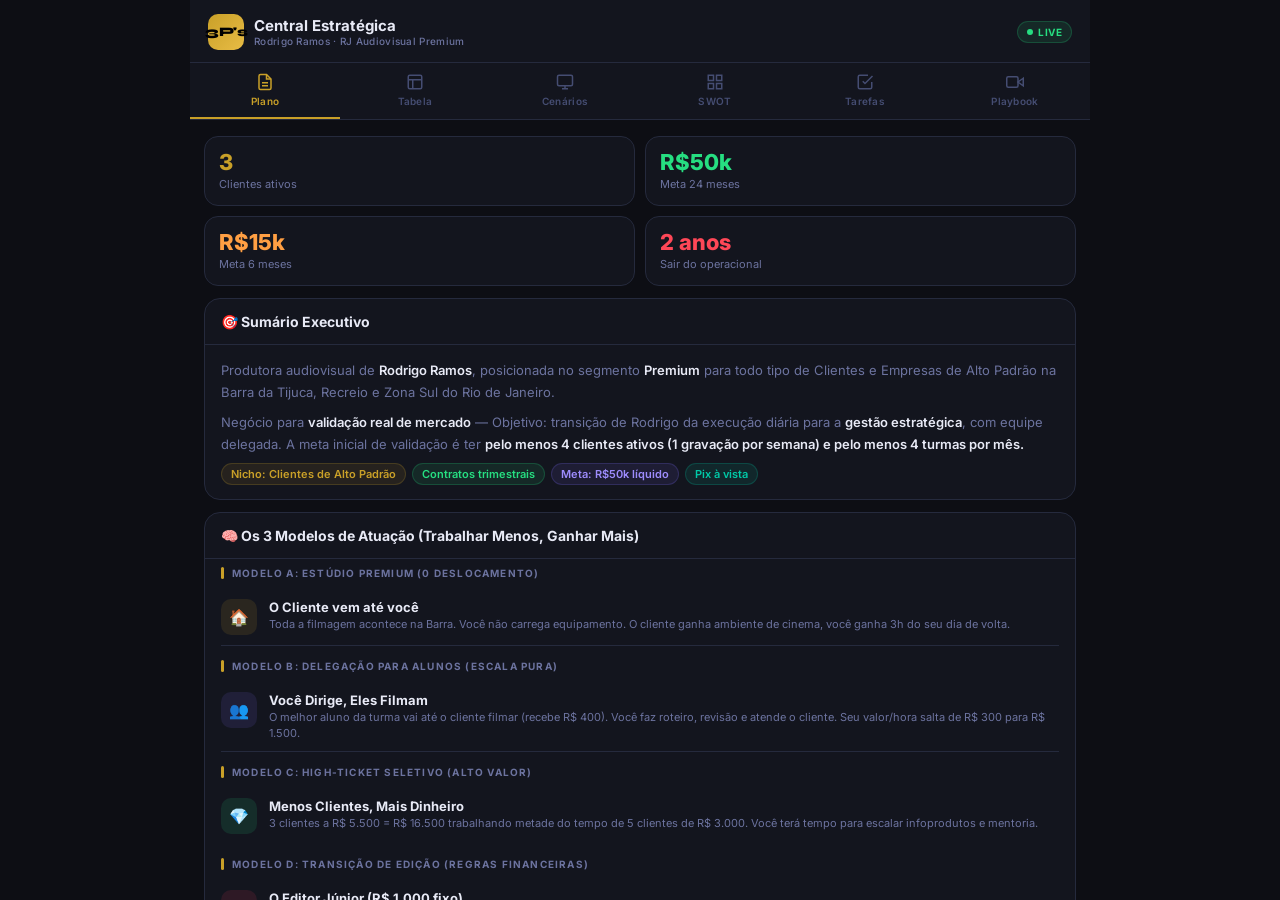
<file: central_estrategica.html>
<!DOCTYPE html>
<html lang="pt-BR">
<head>
<meta charset="UTF-8">
<meta name="viewport" content="width=device-width, initial-scale=1.0, maximum-scale=1.0, user-scalable=no">
<meta name="theme-color" content="#0d0e14">
<meta name="apple-mobile-web-app-capable" content="yes">
<meta name="apple-mobile-web-app-status-bar-style" content="black-translucent">
<meta name="mobile-web-app-capable" content="yes">
<title>3P's — Central Estratégica</title>
<link href="https://fonts.googleapis.com/css2?family=Inter:wght@300;400;500;600;700;800;900&family=Syne:wght@700;800&display=swap" rel="stylesheet">
<style>
*{margin:0;padding:0;box-sizing:border-box;-webkit-tap-highlight-color:transparent}
:root{
  --bg:#0d0e14;
  --s1:#13151e;
  --s2:#191c27;
  --s3:#1e2232;
  --border:#252a3d;
  --border2:#2e3450;
  --text:#e8eaf6;
  --muted:#6c739f;
  --muted2:#454d72;
  --gold:#c9a028;
  --gold2:#e8bc45;
  --gold-dim:rgba(201,160,40,0.10);
  --purple:#7c6af7;
  --purple2:#9d8cfc;
  --purple-dim:rgba(124,106,247,0.10);
  --red:#ff4757;
  --red-dim:rgba(255,71,87,0.10);
  --orange:#ff9f43;
  --orange-dim:rgba(255,159,67,0.10);
  --green:#26de81;
  --green-dim:rgba(38,222,129,0.10);
  --blue:#4e9af1;
  --blue-dim:rgba(78,154,241,0.10);
  --teal:#00c9a7;
  --teal-dim:rgba(0,201,167,0.10);
}
html,body{height:100%;background:var(--bg);color:var(--text);font-family:'Inter',sans-serif;overflow:hidden;-webkit-font-smoothing:antialiased}

/* ── APP SHELL ── */
.app{display:flex;flex-direction:column;height:100vh;height:100dvh;max-width:900px;margin:0 auto}

/* ── TOP BAR ── */
.topbar{
  background:var(--s1);
  border-bottom:1px solid var(--border);
  padding:14px 18px 12px;
  flex-shrink:0;
  display:flex;align-items:center;justify-content:space-between;
  gap:12px;
}
.brand{display:flex;align-items:center;gap:10px}
.brand-logo{
  width:36px;height:36px;border-radius:10px;
  background:linear-gradient(135deg,var(--gold),var(--gold2));
  display:flex;align-items:center;justify-content:center;
  font-family:'Syne',sans-serif;font-size:13px;font-weight:800;color:#000;
  flex-shrink:0;letter-spacing:-0.5px;
}
.brand-text h1{font-size:15px;font-weight:700;color:var(--text);line-height:1}
.brand-text p{font-size:10px;color:var(--muted);margin-top:2px;font-weight:500;letter-spacing:0.3px}
.badge-live{
  display:flex;align-items:center;gap:5px;
  background:var(--green-dim);border:1px solid rgba(38,222,129,0.2);
  color:var(--green);font-size:10px;font-weight:700;
  padding:4px 9px;border-radius:100px;letter-spacing:0.5px;
}
.badge-live::before{content:'';width:6px;height:6px;border-radius:50%;background:var(--green);flex-shrink:0}

/* ── TABS BAR ── */
.tabs-bar{
  background:var(--s1);
  border-bottom:1px solid var(--border);
  display:flex;
  flex-shrink:0;
  overflow-x:auto;
  scrollbar-width:none;
}
.tabs-bar::-webkit-scrollbar{display:none}
.tab-btn{
  flex:1;min-width:80px;
  display:flex;flex-direction:column;align-items:center;justify-content:center;
  padding:10px 8px;gap:4px;
  background:none;border:none;cursor:pointer;
  border-bottom:2px solid transparent;
  transition:all .2s;
  color:var(--muted2);
  white-space:nowrap;
}
.tab-btn.active{color:var(--gold);border-bottom-color:var(--gold)}
.tab-btn svg{width:18px;height:18px;stroke-width:2}
.tab-btn span{font-size:10px;font-weight:600;letter-spacing:0.3px;font-family:'Inter',sans-serif}

/* ── CONTENT ── */
.content{flex:1;overflow:hidden;position:relative}
.panel{
  position:absolute;inset:0;
  overflow-y:auto;
  padding:16px 14px 24px;
  display:none;
  -webkit-overflow-scrolling:touch;
  scroll-behavior:smooth;
}
.panel.active{display:block}

/* ── CARDS ── */
.card{background:var(--s1);border:1px solid var(--border);border-radius:16px;overflow:hidden;margin-bottom:12px}
.card-head{padding:14px 16px;border-bottom:1px solid var(--border);display:flex;align-items:center;gap:10px}
.card-head h2{font-size:14px;font-weight:700}
.card-body{padding:14px 16px}
.card-body p{font-size:13px;line-height:1.7;color:var(--muted);margin-bottom:8px}
.card-body p:last-child{margin-bottom:0}
.card-body strong{color:var(--text);font-weight:600}

/* ── SECTION TITLE ── */
.sec-title{
  font-size:10px;font-weight:700;text-transform:uppercase;letter-spacing:1.2px;
  color:var(--muted);margin-bottom:10px;
  display:flex;align-items:center;gap:8px;
}
.sec-title::before{content:'';display:block;width:3px;height:12px;border-radius:2px;background:var(--gold)}

/* ── METRICS GRID ── */
.metrics{display:grid;grid-template-columns:repeat(2,1fr);gap:10px;margin-bottom:12px}
.metric{background:var(--s1);border:1px solid var(--border);border-radius:14px;padding:14px}
.metric-val{font-size:22px;font-weight:800;line-height:1;color:var(--gold)}
.metric-label{font-size:11px;color:var(--muted);margin-top:4px}

/* ── PILLS ── */
.pill{display:inline-flex;align-items:center;gap:5px;padding:3px 9px;border-radius:100px;font-size:11px;font-weight:600}
.pill.gold{background:var(--gold-dim);color:var(--gold);border:1px solid rgba(201,160,40,0.2)}
.pill.purple{background:var(--purple-dim);color:var(--purple2);border:1px solid rgba(124,106,247,0.2)}
.pill.green{background:var(--green-dim);color:var(--green);border:1px solid rgba(38,222,129,0.2)}
.pill.red{background:var(--red-dim);color:var(--red);border:1px solid rgba(255,71,87,0.2)}
.pill.orange{background:var(--orange-dim);color:var(--orange);border:1px solid rgba(255,159,67,0.2)}
.pill.blue{background:var(--blue-dim);color:var(--blue);border:1px solid rgba(78,154,241,0.2)}
.pill.teal{background:var(--teal-dim);color:var(--teal);border:1px solid rgba(0,201,167,0.2)}

/* ── ALERTS ── */
.alert{border-radius:12px;padding:12px 14px;margin-bottom:10px;display:flex;gap:10px;align-items:flex-start}
.alert-icon{font-size:16px;flex-shrink:0;margin-top:1px}
.alert-body{font-size:12px;line-height:1.65}
.alert-body strong{display:block;font-size:11px;font-weight:800;text-transform:uppercase;letter-spacing:0.5px;margin-bottom:4px}
.alert.warn{background:rgba(255,71,87,0.07);border:1px solid rgba(255,71,87,0.2)}
.alert.warn .alert-body strong{color:var(--red)}
.alert.info{background:var(--blue-dim);border:1px solid rgba(78,154,241,0.2)}
.alert.info .alert-body strong{color:var(--blue)}
.alert.tip{background:var(--green-dim);border:1px solid rgba(38,222,129,0.2)}
.alert.tip .alert-body strong{color:var(--green)}
.alert.important{background:var(--orange-dim);border:1px solid rgba(255,159,67,0.2)}
.alert.important .alert-body strong{color:var(--orange)}

/* ── TIMELINE ── */
.timeline{display:flex;flex-direction:column}
.tl-item{display:flex;gap:12px;padding-bottom:20px;position:relative}
.tl-item:last-child{padding-bottom:0}
.tl-left{display:flex;flex-direction:column;align-items:center;flex-shrink:0;width:28px}
.tl-dot{width:28px;height:28px;border-radius:50%;display:flex;align-items:center;justify-content:center;font-size:12px;font-weight:800;flex-shrink:0;z-index:1}
.tl-line{flex:1;width:2px;background:var(--border);margin-top:4px;min-height:12px}
.tl-item:last-child .tl-line{display:none}
.tl-body{flex:1;padding-top:4px}
.tl-tag{display:inline-block;font-size:10px;font-weight:700;padding:2px 8px;border-radius:100px;margin-bottom:6px}
.tl-body h4{font-size:13px;font-weight:700;margin-bottom:3px}
.tl-body p{font-size:12px;color:var(--muted);line-height:1.6}

/* ── PRODUCT LIST ── */
.prod-item{display:flex;gap:12px;align-items:flex-start;padding:10px 0;border-bottom:1px solid var(--border)}
.prod-item:last-child{border-bottom:none}
.prod-icon{width:36px;height:36px;border-radius:10px;display:flex;align-items:center;justify-content:center;font-size:16px;flex-shrink:0}
.prod-info h4{font-size:13px;font-weight:700;color:var(--text)}
.prod-info p{font-size:11px;color:var(--muted);margin-top:2px;line-height:1.4}
.prod-price{margin-top:4px;font-size:12px;font-weight:700;color:var(--green)}

/* ── SWOT GRID ── */
.swot-grid{display:grid;grid-template-columns:1fr 1fr;gap:10px;margin-bottom:12px}
.swot-q{border-radius:14px;padding:14px;border:1px solid}
.swot-q.s{background:rgba(38,222,129,0.05);border-color:rgba(38,222,129,0.2)}
.swot-q.w{background:rgba(255,71,87,0.05);border-color:rgba(255,71,87,0.2)}
.swot-q.o{background:rgba(78,154,241,0.05);border-color:rgba(78,154,241,0.2)}
.swot-q.t{background:rgba(255,159,67,0.05);border-color:rgba(255,159,67,0.2)}
.swot-label{font-size:10px;font-weight:800;text-transform:uppercase;letter-spacing:0.8px;margin-bottom:8px}
.swot-q.s .swot-label{color:var(--green)}
.swot-q.w .swot-label{color:var(--red)}
.swot-q.o .swot-label{color:var(--blue)}
.swot-q.t .swot-label{color:var(--orange)}
.swot-item{font-size:11px;color:var(--muted);padding:3px 0;border-bottom:1px solid rgba(255,255,255,0.04);line-height:1.4}
.swot-item:last-child{border-bottom:none}
.swot-item::before{content:'• ';color:rgba(255,255,255,0.15)}

/* ── MATRIX TABLE ── */
.matrix-table{width:100%;border-collapse:collapse;font-size:12px;margin-bottom:10px}
.matrix-table th{padding:10px 12px;text-align:left;font-size:10px;font-weight:700;letter-spacing:1px;text-transform:uppercase;color:var(--muted);background:var(--s2);border-bottom:1px solid var(--border)}
.matrix-table td{padding:10px 12px;border-bottom:1px solid rgba(37,42,61,0.6);vertical-align:top;line-height:1.5;color:var(--muted)}
.matrix-table td:first-child{color:var(--text);font-weight:600}
.matrix-table tr:last-child td{border-bottom:none}

/* ── PRIORITY ITEMS ── */
.pri-item{display:flex;align-items:flex-start;gap:10px;padding:10px 0;border-bottom:1px solid var(--border)}
.pri-item:last-child{border-bottom:none}
.pri-num{width:26px;height:26px;border-radius:8px;display:flex;align-items:center;justify-content:center;font-size:11px;font-weight:800;flex-shrink:0}
.pri-num.r{background:rgba(255,71,87,0.15);color:var(--red)}
.pri-num.o{background:rgba(255,159,67,0.15);color:var(--orange)}
.pri-num.g{background:rgba(38,222,129,0.15);color:var(--green)}
.pri-info h5{font-size:13px;font-weight:600;color:var(--text);line-height:1.3}
.pri-info p{font-size:11px;color:var(--muted);margin-top:2px;line-height:1.4}

/* ── PHASE ITEMS ── */
.phase-card{margin-bottom:10px}
.phase-header{
  display:flex;align-items:center;gap:10px;padding:13px 16px;
  cursor:pointer;background:var(--s1);border:1px solid var(--border);
  border-radius:14px 14px 0 0;transition:background .2s;
}
.phase-header.collapsed{border-radius:14px}
.phase-header:hover{background:var(--s2)}
.phase-emoji{font-size:20px}
.phase-info{flex:1}
.phase-info h3{font-size:14px;font-weight:700}
.phase-info p{font-size:11px;color:var(--muted);margin-top:2px}
.phase-body{
  background:var(--s1);border:1px solid var(--border);border-top:none;
  border-radius:0 0 14px 14px;
  display:none;
}
.phase-body.open{display:block}
.chevron{transition:transform .2s;color:var(--muted);font-size:12px}
.chevron.open{transform:rotate(180deg)}

/* ── CHECKLIST ── */
.task-section{padding:12px 16px;border-bottom:1px solid var(--border)}
.task-section:last-child{border-bottom:none}
.task-section-label{font-size:10px;font-weight:700;text-transform:uppercase;letter-spacing:0.5px;color:var(--muted);margin-bottom:8px}
.task-item{display:flex;align-items:flex-start;gap:10px;padding:8px 0;cursor:pointer;user-select:none}
.chk{width:20px;height:20px;border:2px solid var(--border2);border-radius:6px;flex-shrink:0;margin-top:1px;display:flex;align-items:center;justify-content:center;transition:all .2s}
.task-item.done .chk{background:var(--green);border-color:var(--green)}
.chk-mark{display:none;width:10px;height:10px;border:2px solid var(--bg);border-top:none;border-left:none;transform:rotate(45deg) translateY(-1px)}
.task-item.done .chk-mark{display:block}
.task-text{font-size:13px;color:var(--text);line-height:1.55;transition:color .2s;flex:1}
.task-item.done .task-text{color:var(--muted);text-decoration:line-through}

/* ── PROGRESS BAR ── */
.prog-wrap{background:var(--s1);border:1px solid var(--border);border-radius:14px;padding:14px 16px;margin-bottom:12px}
.prog-row{display:flex;justify-content:space-between;align-items:center;margin-bottom:10px}
.prog-label{font-size:12px;font-weight:700;text-transform:uppercase;letter-spacing:0.5px;color:var(--muted)}
.prog-pct{font-size:22px;font-weight:900;color:var(--gold)}
.prog-track{height:8px;background:var(--border);border-radius:100px;overflow:hidden}
.prog-fill{height:100%;background:linear-gradient(90deg,var(--gold),var(--gold2));border-radius:100px;transition:width .5s ease}
.prog-sub{font-size:11px;color:var(--muted);margin-top:8px}

/* ── SCRIPT CARDS ── */
.script-card{background:var(--s2);border:1px solid var(--border);border-radius:14px;margin-bottom:10px;overflow:hidden}
.script-head{padding:12px 14px;display:flex;justify-content:space-between;align-items:center;cursor:pointer}
.script-head h4{font-size:13px;font-weight:700}
.script-body{padding:14px;display:none;border-top:1px solid var(--border)}
.script-body.open{display:block}
.script-quote{
  background:var(--s3);border-left:3px solid var(--purple);
  padding:12px;border-radius:0 10px 10px 0;
  font-size:13px;line-height:1.75;color:var(--text);
  font-style:italic;margin:8px 0;white-space:pre-line;
}
.copy-btn{
  background:var(--purple-dim);border:1px solid rgba(124,106,247,0.25);
  color:var(--purple2);padding:6px 12px;border-radius:8px;
  font-size:11px;font-weight:700;cursor:pointer;font-family:inherit;
  transition:all .2s;display:inline-flex;align-items:center;gap:5px;margin-top:8px;
}
.copy-btn:active{transform:scale(0.96)}
.expand-btn{
  background:none;border:1px solid var(--border);color:var(--muted);
  padding:5px 10px;border-radius:8px;font-size:11px;cursor:pointer;
  font-family:inherit;display:flex;align-items:center;gap:4px;transition:all .2s;
}
.expand-btn.open{color:var(--gold);border-color:var(--gold)}

/* ── TABLE ── */
.tbl-wrap{overflow-x:auto;border:1px solid var(--border);border-radius:12px;margin-bottom:10px}
.tbl{width:100%;border-collapse:collapse;font-size:12px}
.tbl th{padding:10px 14px;text-align:left;font-size:10px;font-weight:700;letter-spacing:1px;text-transform:uppercase;color:var(--muted);background:var(--s2);border-bottom:1px solid var(--border)}
.tbl th.hl{color:var(--gold)}
.tbl td{padding:10px 14px;border-bottom:1px solid rgba(37,42,61,0.5);color:var(--muted);vertical-align:top;line-height:1.5}
.tbl td:first-child{color:var(--text);font-weight:600;font-size:11px;background:var(--s2)}
.tbl tr:last-child td{border-bottom:none}
.tbl .tv{color:var(--text);font-weight:600}
.tbl .gv{color:var(--gold);font-weight:700}
.tbl .ck{color:var(--teal);font-size:13px}
.tbl .gk{color:var(--gold);font-size:13px}

/* ── HIGHLIGHT / WARN BOXES ── */
.hi-box{background:var(--purple-dim);border:1px solid rgba(124,106,247,0.2);border-radius:12px;padding:12px;margin-bottom:10px}
.hi-box p{font-size:13px;line-height:1.65;color:var(--text)}
.wa-box{background:var(--red-dim);border:1px solid rgba(255,71,87,0.2);border-radius:12px;padding:12px;margin-bottom:10px}
.wa-box p{font-size:12px;line-height:1.65;color:var(--red)}
.wa-box strong{display:block;font-size:10px;font-weight:800;text-transform:uppercase;letter-spacing:0.5px;margin-bottom:5px}

/* ── UTILS ── */
.mb-2{margin-bottom:8px}
.mb-3{margin-bottom:12px}
.mt-2{margin-top:8px}
.gap-list{display:flex;flex-direction:column;gap:6px}
.row-tags{display:flex;flex-wrap:wrap;gap:6px;margin-top:8px}
.divider{border:none;border-top:1px solid var(--border);margin:16px 0}
.text-muted{color:var(--muted);font-size:13px;line-height:1.65}
a{color:var(--purple2);text-decoration:none}
a:hover{text-decoration:underline}
.big-number{font-size:32px;font-weight:900;color:var(--gold);line-height:1}
.fs-inline{display:flex;gap:8px;flex-wrap:wrap;align-items:center}

/* ── DASHBOARD ROW ── */
.dash-row{display:flex;gap:8px;margin-bottom:8px}
.dash-cell{flex:1;background:var(--s2);border:1px solid var(--border);border-radius:12px;padding:12px}
.dash-cell .val{font-size:16px;font-weight:800;line-height:1}
.dash-cell .lbl{font-size:10px;color:var(--muted);margin-top:3px;letter-spacing:0.3px}

/* ── OBJECTION BOX ── */
.obj-box{background:rgba(255,159,67,0.06);border:1px solid rgba(255,159,67,0.2);border-radius:12px;padding:12px;margin:8px 0}
.obj-box h5{font-size:10px;font-weight:800;color:var(--orange);text-transform:uppercase;letter-spacing:0.5px;margin-bottom:6px}
.obj-box p{font-size:12px;color:var(--text);line-height:1.6}

/* ── RESPONSIVE ── */
@media(max-width:400px){
  .swot-grid{grid-template-columns:1fr}
  .metrics{grid-template-columns:1fr 1fr}
}
</style>
</head>
<body>
<div class="app">

<!-- TOP BAR -->
<div class="topbar">
  <div class="brand">
    <div class="brand-logo">3P's</div>
    <div class="brand-text">
      <h1>Central Estratégica</h1>
      <p>Rodrigo Ramos · RJ Audiovisual Premium</p>
    </div>
  </div>
  <div class="badge-live">LIVE</div>
</div>

<!-- TABS -->
<div class="tabs-bar">
  <button class="tab-btn active" onclick="switchTab('plano',this)" id="btn-plano">
    <svg xmlns="http://www.w3.org/2000/svg" viewBox="0 0 24 24" fill="none" stroke="currentColor"><path d="M14 2H6a2 2 0 0 0-2 2v16a2 2 0 0 0 2 2h12a2 2 0 0 0 2-2V8z"/><polyline points="14 2 14 8 20 8"/><line x1="16" y1="13" x2="8" y2="13"/><line x1="16" y1="17" x2="8" y2="17"/></svg>
    <span>Plano</span>
  </button>
  <button class="tab-btn" onclick="switchTab('tabela',this)" id="btn-tabela">
    <svg xmlns="http://www.w3.org/2000/svg" viewBox="0 0 24 24" fill="none" stroke="currentColor"><rect x="3" y="3" width="18" height="18" rx="2" ry="2"/><line x1="3" y1="9" x2="21" y2="9"/><line x1="9" y1="21" x2="9" y2="9"/></svg>
    <span>Tabela</span>
  </button>
  <button class="tab-btn" onclick="switchTab('cenarios',this)" id="btn-cenarios">
    <svg xmlns="http://www.w3.org/2000/svg" viewBox="0 0 24 24" fill="none" stroke="currentColor"><rect x="2" y="3" width="20" height="14" rx="2" ry="2"/><line x1="8" y1="21" x2="16" y2="21"/><line x1="12" y1="17" x2="12" y2="21"/></svg>
    <span>Cenários</span>
  </button>
  <button class="tab-btn" onclick="switchTab('swot',this)" id="btn-swot">
    <svg xmlns="http://www.w3.org/2000/svg" viewBox="0 0 24 24" fill="none" stroke="currentColor"><rect x="3" y="3" width="7" height="7"/><rect x="14" y="3" width="7" height="7"/><rect x="14" y="14" width="7" height="7"/><rect x="3" y="14" width="7" height="7"/></svg>
    <span>SWOT</span>
  </button>
  <button class="tab-btn" onclick="switchTab('impl',this)" id="btn-impl">
    <svg xmlns="http://www.w3.org/2000/svg" viewBox="0 0 24 24" fill="none" stroke="currentColor"><polyline points="9 11 12 14 22 4"/><path d="M21 12v7a2 2 0 0 1-2 2H5a2 2 0 0 1-2-2V5a2 2 0 0 1 2-2h11"/></svg>
    <span>Tarefas</span>
  </button>
  <button class="tab-btn" onclick="switchTab('play',this)" id="btn-play">
    <svg xmlns="http://www.w3.org/2000/svg" viewBox="0 0 24 24" fill="none" stroke="currentColor"><polygon points="23 7 16 12 23 17 23 7"/><rect x="1" y="5" width="15" height="14" rx="2" ry="2"/></svg>
    <span>Playbook</span>
  </button>
</div>

<!-- CONTENT -->
<div class="content">

<!-- ════════════════════ TAB 1: PLANO DE NEGÓCIOS ════════════════════ -->
<div class="panel active" id="panel-plano">

  <div class="metrics">
    <div class="metric"><div class="metric-val">3</div><div class="metric-label">Clientes ativos</div></div>
    <div class="metric" style="--gold:#26de81"><div class="metric-val" style="color:var(--green)">R$50k</div><div class="metric-label">Meta 24 meses</div></div>
    <div class="metric"><div class="metric-val" style="color:var(--orange)">R$15k</div><div class="metric-label">Meta 6 meses</div></div>
    <div class="metric"><div class="metric-val" style="color:var(--red)">2 anos</div><div class="metric-label">Sair do operacional</div></div>
  </div>

  <div class="card mb-3">
    <div class="card-head"><h2>🎯 Sumário Executivo</h2></div>
    <div class="card-body">
      <p>Produtora audiovisual de <strong>Rodrigo Ramos</strong>, posicionada no segmento <strong>Premium</strong> para todo tipo de Clientes e Empresas de Alto Padrão na Barra da Tijuca, Recreio e Zona Sul do Rio de Janeiro.</p>
      <p>Negócio para <strong>validação real de mercado</strong> — Objetivo: transição de Rodrigo da execução diária para a <strong>gestão estratégica</strong>, com equipe delegada. A meta inicial de validação é ter <strong>pelo menos 4 clientes ativos (1 gravação por semana) e pelo menos 4 turmas por mês.</strong></p>
      <div class="row-tags">
        <span class="pill gold">Nicho: Clientes de Alto Padrão</span>
        <span class="pill green">Contratos trimestrais</span>
        <span class="pill purple">Meta: R$50k líquido</span>
        <span class="pill teal">Pix à vista</span>
      </div>
    </div>
  </div>

  <div class="card mb-3">
    <div class="card-head"><h2>🧠 Os 3 Modelos de Atuação (Trabalhar Menos, Ganhar Mais)</h2></div>
    <div class="card-body" style="padding-top:8px;padding-bottom:8px">

      <div class="sec-title">Modelo A: Estúdio Premium (0 Deslocamento)</div>
      <div class="prod-item">
        <div class="prod-icon" style="background:rgba(201,160,40,0.12)">🏠</div>
        <div class="prod-info">
          <h4>O Cliente vem até você</h4>
          <p>Toda a filmagem acontece na Barra. Você não carrega equipamento. O cliente ganha ambiente de cinema, você ganha 3h do seu dia de volta.</p>
        </div>
      </div>

      <div class="sec-title" style="margin-top:14px">Modelo B: Delegação para Alunos (Escala Pura)</div>
      <div class="prod-item">
        <div class="prod-icon" style="background:rgba(124,106,247,0.12)">👥</div>
        <div class="prod-info">
          <h4>Você Dirige, Eles Filmam</h4>
          <p>O melhor aluno da turma vai até o cliente filmar (recebe R$ 400). Você faz roteiro, revisão e atende o cliente. Seu valor/hora salta de R$ 300 para R$ 1.500.</p>
        </div>
      </div>

      <div class="sec-title" style="margin-top:14px">Modelo C: High-Ticket Seletivo (Alto Valor)</div>
      <div class="prod-item" style="border-bottom:none">
        <div class="prod-icon" style="background:rgba(38,222,129,0.12)">💎</div>
        <div class="prod-info">
          <h4>Menos Clientes, Mais Dinheiro</h4>
          <p>3 clientes a R$ 5.500 = R$ 16.500 trabalhando metade do tempo de 5 clientes de R$ 3.000. Você terá tempo para escalar infoprodutos e mentoria.</p>
        </div>
      </div>

      <div class="sec-title" style="margin-top:14px">Modelo D: Transição de Edição (Regras Financeiras)</div>
      <div class="prod-item" style="border-bottom:none">
        <div class="prod-icon" style="background:rgba(235,59,90,0.12)">✂️</div>
        <div class="prod-info">
          <h4>O Editor Júnior (R$ 1.000 fixo)</h4>
          <p>Ele ganha R$ 1.000 para editar pacotes acima de R$ 2.000 (Tiktok, IG, YouTube), minicurso de até 2h, curso de até 4h e eventos. <strong>Você</strong> edita Meta Ads, curso flash de até 1h e projetos só de captação.</p>
        </div>
      </div>

    </div>
  </div>

  <div class="card mb-3">
    <div class="card-head"><h2>📈 Transição Operacional (3 Fases)</h2></div>
    <div class="card-body" style="padding-top:10px">
      <div class="timeline">
        <div class="tl-item">
          <div class="tl-left">
            <div class="tl-dot" style="background:rgba(255,71,87,0.15);color:var(--red)">1</div>
            <div class="tl-line"></div>
          </div>
          <div class="tl-body">
            <span class="tl-tag" style="background:rgba(255,71,87,0.12);color:var(--red)">0–3 meses</span>
            <h4>Otimização Atual</h4>
            <p>Rodrigo: roteiro + gravação. Editor júnior edita pacotes e cursos médios (<strong style="color:var(--gold)">R$ 1.000 fixo</strong>). Rodrigo edita anúncios curtos e projetos só-captação.</p>
          </div>
        </div>
        <div class="tl-item">
          <div class="tl-left">
            <div class="tl-dot" style="background:rgba(255,159,67,0.15);color:var(--orange)">2</div>
            <div class="tl-line"></div>
          </div>
          <div class="tl-body">
            <span class="tl-tag" style="background:rgba(255,159,67,0.12);color:var(--orange)">3–12 meses</span>
            <h4>Videomaker de Campo</h4>
            <p>Contratar o melhor aluno do Criando Videomakers como freelancer de captação. Rodrigo faz só direção criativa e roteiro.</p>
          </div>
        </div>
        <div class="tl-item">
          <div class="tl-left">
            <div class="tl-dot" style="background:rgba(38,222,129,0.15);color:var(--green)">3</div>
          </div>
          <div class="tl-body">
            <span class="tl-tag" style="background:rgba(38,222,129,0.12);color:var(--green)">12–24 meses</span>
            <h4>Delegação Total</h4>
            <p>Equipe completa (roteirista + videomaker + editor). Rodrigo na gestão, vendas estratégicas e palestras.</p>
          </div>
        </div>
      </div>
    </div>
  </div>

  <div class="wa-box mb-3">
    <p><strong>⚠️ Alerta de Margem — Editor Júnior</strong>A transição de R$ 1.000 por pacote é o que blinda o seu caixa contra o retrabalho. Pacotes de gravação-apenas e edição pequena (anúncios) continuam na sua mão para maximizar o lucro.</p>
  </div>

  <div class="card mb-3">
    <div class="card-head"><h2>💰 Metas Financeiras</h2></div>
    <div class="card-body">
      <div class="gap-list">
        <div style="background:var(--s2);border-radius:12px;padding:12px;border:1px solid var(--border)">
          <div style="font-size:10px;color:var(--muted);text-transform:uppercase;letter-spacing:.5px;font-weight:700;margin-bottom:4px">Meta 6 meses</div>
          <div style="font-size:20px;font-weight:800;color:var(--orange)">R$ 15.000 – 25.000/mês líquido</div>
          <div style="font-size:12px;color:var(--muted);margin-top:4px">5–6 clientes × R$ 4.000/mês = R$ 20.000 bruto</div>
        </div>
        <div style="background:var(--s2);border-radius:12px;padding:12px;border:1px solid var(--border)">
          <div style="font-size:10px;color:var(--muted);text-transform:uppercase;letter-spacing:.5px;font-weight:700;margin-bottom:4px">Meta 24 meses</div>
          <div style="font-size:20px;font-weight:800;color:var(--green)">R$ 50.000/mês líquido</div>
          <div style="font-size:12px;color:var(--muted);margin-top:4px">10 clientes recorrentes + treinamentos + infoprodutos</div>
        </div>
      </div>
    </div>
  </div>

  <div class="card mb-3">
    <div class="card-head"><h2>📚 Gestão — Leituras Obrigatórias</h2></div>
    <div class="card-body">
      <div class="hi-box">
        <p><strong>"O Mito do Empreendedor"</strong> — Michael E. Gerber<br><span style="color:var(--muted);font-size:12px">Como parar de ser o técnico da própria empresa e começar a agir como empreendedor.</span></p>
      </div>
      <div class="hi-box" style="margin-bottom:0">
        <p><strong>"Tração"</strong> — Gino Wickman<br><span style="color:var(--muted);font-size:12px">Como organizar processos e pessoas para o negócio rodar sem depender da sua presença física.</span></p>
      </div>
    </div>
  </div>

  <div class="card mb-3">
    <div class="card-head"><h2>📊 Dashboard de Metas Mensais</h2></div>
    <div class="card-body" style="padding-top:10px">
      <div class="tbl-wrap">
        <table class="tbl">
          <thead><tr><th>Indicador</th><th>6 meses</th><th>12 meses</th><th class="hl">24 meses</th></tr></thead>
          <tbody>
            <tr><td>Clientes ativos</td><td class="tv">6</td><td class="tv">8</td><td class="gv">10+</td></tr>
            <tr><td>Faturamento bruto/mês</td><td class="tv">R$24k</td><td class="tv">R$35k</td><td class="gv">R$70k+</td></tr>
            <tr><td>Faturamento líquido/mês</td><td class="tv">R$15k</td><td class="tv">R$22k</td><td class="gv">R$50k</td></tr>
            <tr><td>Videomakers de campo</td><td class="tv">0</td><td class="tv">1</td><td class="gv">2–3</td></tr>
            <tr><td>Turmas Criando Videomakers</td><td class="tv">1</td><td class="tv">4</td><td class="gv">10+</td></tr>
            <tr><td>Vendas infoproduto R$97/mês</td><td class="tv">5</td><td class="tv">15</td><td class="gv">50+</td></tr>
            <tr><td>Parcerias com agências</td><td class="tv">2</td><td class="tv">4</td><td class="gv">6+</td></tr>
          </tbody>
        </table>
      </div>
    </div>
  </div>

</div>

<!-- ════════════════════ TAB: TABELA DE PREÇOS ════════════════════ -->
<div class="panel" id="panel-tabela">
  <button onclick="switchTab('panel-plano')" style="margin-bottom:15px; background:var(--s2); color:var(--text); border:1px solid var(--border); padding:6px 12px; border-radius:6px; cursor:pointer; font-weight:600">⬅ Voltar para o Plano Principal</button>

  <div class="card mb-3">
    <div class="card-head"><h2>🛒 Tabela Oficial de Preços</h2></div>
    <div class="card-body" style="padding-top:8px;padding-bottom:8px">

      <div class="alert tip mb-3">
        <div class="alert-icon">💡</div>
        <div class="alert-body"><strong>A Regra da Locação</strong>Sempre que o cliente não vier gravar no seu estúdio na Barra, você deve adicionar uma "Taxa de Locação" de R$ 700 a R$ 1.000 no valor final.</div>
      </div>

      <div class="sec-title">📱 Instagram &amp; TikTok (Recorrente Trimestral)</div>
      <div class="prod-item">
        <div class="prod-icon" style="background:rgba(201,160,40,0.12)">👑</div>
        <div class="prod-info">
          <h4>Domínio C-Level (30 Vídeos)</h4>
          <p>6 Premium + 24 Dinâmicos. Melhor margem operacional (editor = R$ 1.000 fixo).</p>
          <div class="prod-price">R$ 3.500/mês</div>
        </div>
      </div>
      <div class="prod-item">
        <div class="prod-icon" style="background:rgba(78,154,241,0.12)">🎬</div>
        <div class="prod-info">
          <h4>Onipresença Estratégica (20 Vídeos)</h4>
          <p>4 Premium + 16 Dinâmicos. Porta de entrada de menor esforço físico.</p>
          <div class="prod-price">R$ 2.500/mês</div>
        </div>
      </div>
      <div class="prod-item">
        <div class="prod-icon" style="background:rgba(124,106,247,0.12)">📹</div>
        <div class="prod-info">
          <h4>Gestão Total Multiplataforma</h4>
          <p>Vídeos Diários. Ativação Seg-Seg. Maior ticket médio da agência.</p>
          <div class="prod-price">R$ 5.000/mês</div>
        </div>
      </div>

      <div class="sec-title" style="margin-top:14px">🎥 Captação de Brutos (Sem Edição)</div>
      <div class="prod-item">
        <div class="prod-icon" style="background:rgba(0,201,167,0.12)">📷</div>
        <div class="prod-info">
          <h4>Material Bruto para Agências</h4>
          <p>Para quem já tem agência. Todo o material gravado em um dia na nuvem.</p>
          <div class="prod-price">10v: R$ 1.200 &nbsp;·&nbsp; 20v: R$ 1.750 &nbsp;·&nbsp; 30v: R$ 2.250</div>
        </div>
      </div>

      <div class="sec-title" style="margin-top:14px">🏆 YouTube (Longo Prazo)</div>
      <div class="prod-item">
        <div class="prod-icon" style="background:rgba(255,71,87,0.12)">🔴</div>
        <div class="prod-info">
          <h4>Domínio de Mercado (4 Longos + 20 Curtos)</h4>
          <p>Foco agressivo em SEO e crescimento da autoridade orgânica.</p>
          <div class="prod-price">R$ 4.200/mês</div>
        </div>
      </div>
      <div class="prod-item">
        <div class="prod-icon" style="background:rgba(255,159,67,0.12)">📈</div>
        <div class="prod-info">
          <h4>Expansão Estratégica (2 Longos + 12 Curtos)</h4>
          <p>Formato de manutenção focado em tráfego de pesquisa (SEO).</p>
          <div class="prod-price">R$ 2.500/mês</div>
        </div>
      </div>

      <div class="sec-title" style="margin-top:14px">📈 Vendas Diretas e Institucional</div>
      <div class="prod-item">
        <div class="prod-icon" style="background:rgba(38,222,129,0.12)">💸</div>
        <div class="prod-info">
          <h4>Meta Ads (6 Vídeos de Conversão)</h4>
          <p>Funil completo: Topo, Meio e Fundo. Formato agressivo para venda direta.</p>
          <div class="prod-price" style="color:var(--orange)">R$ 3.000</div>
        </div>
      </div>
      <div class="prod-item">
        <div class="prod-icon" style="background:rgba(124,106,247,0.12)">🏢</div>
        <div class="prod-info">
          <h4>Manifesto Institucional</h4>
          <p>Vídeo premium + 3 testemunhos + 5 cortes verticais.</p>
          <div class="prod-price">R$ 3.500 &nbsp;·&nbsp; C/ Drone: R$ 5.000</div>
        </div>
      </div>

      <div class="sec-title" style="margin-top:14px">🎓 Gravação de Cursos no Estúdio</div>
      <div class="prod-item">
        <div class="prod-icon" style="background:rgba(201,160,40,0.12)">⚡</div>
        <div class="prod-info">
          <h4>Aulas (Flash, Mini, Curso)</h4>
          <p>Produto de mais alta margem física, executado dentro do próprio estúdio.</p>
          <div class="prod-price">1h: R$ 1.500 &nbsp;·&nbsp; 2h: R$ 2.500 &nbsp;·&nbsp; 4h: R$ 5.000</div>
        </div>
      </div>

      <div class="sec-title" style="margin-top:14px">📸 Fotografia e Eventos</div>
      <div class="prod-item">
        <div class="prod-icon" style="background:rgba(78,154,241,0.12)">📸</div>
        <div class="prod-info">
          <h4>Fotografia (10, 20, 30 fotos)</h4>
          <p>Maquiadora inclusa nos planos de 20 e 30 fotos.</p>
          <div class="prod-price">10f: R$ 1.500 &nbsp;·&nbsp; 20f: R$ 2.250 &nbsp;·&nbsp; 30f: R$ 3.000</div>
        </div>
      </div>
      <div class="prod-item">
        <div class="prod-icon" style="background:rgba(255,159,67,0.12)">🎤</div>
        <div class="prod-info">
          <h4>Cobertura 360°</h4>
          <p>Requer o dia inteiro. Serviço de altíssimo desgaste físico.</p>
          <div class="prod-price">360°: R$ 2.500 &nbsp;·&nbsp; Fotografia: R$ 1.250</div>
        </div>
      </div>

      <div class="sec-title" style="margin-top:14px">👨‍🏫 Educação &amp; Mentoria</div>
      <div class="prod-item">
        <div class="prod-icon" style="background:rgba(38,222,129,0.12)">👨‍🏫</div>
        <div class="prod-info">
          <h4>Formação Presencial (2 dias)</h4>
          <p>Gera caixa rápido e cria a sua pipeline de editores/videomakers delegados.</p>
          <div class="prod-price">R$ 1.500/aluno</div>
        </div>
      </div>
      <div class="prod-item">
        <div class="prod-icon" style="background:rgba(92,107,192,0.12)">🏠</div>
        <div class="prod-info">
          <h4>Mentoria Monte Seu Estúdio (1h)</h4>
          <p>100% margem, zero esforço logístico.</p>
          <div class="prod-price">R$ 500</div>
        </div>
      </div>
      <div class="prod-item" style="border-bottom:none">
        <div class="prod-icon" style="background:rgba(255,71,87,0.12)">📱</div>
        <div class="prod-info">
          <h4>Curso Domine Seu Celular</h4>
          <p>Escala digital pura.</p>
          <div class="prod-price">R$ 97,00</div>
        </div>
      </div>
    </div>
  </div>
</div>

<!-- ════════════════════ TAB: CENÁRIOS DE FATURAMENTO ════════════════════ -->
<div class="panel" id="panel-cenarios">
  <button onclick="switchTab('panel-plano')" style="margin-bottom:15px; background:var(--s2); color:var(--text); border:1px solid var(--border); padding:6px 12px; border-radius:6px; cursor:pointer; font-weight:600">⬅ Voltar para o Plano Principal</button>

  <div class="card mb-3">
    <div class="card-head"><h2>📊 Calculadora Visual de Faturamento</h2></div>
    <div class="card-body" style="padding-top:8px;padding-bottom:8px">

      <div class="alert info mb-3">
        <div class="alert-icon">ℹ️</div>
        <div class="alert-body"><strong>A Meta 1x1</strong>Cenários baseados em atender <strong>1 cliente de Instagram/TikTok por semana</strong> (4 no mês) e <strong>fechar turmas semanais</strong> de Treinamento. O custo do editor já está descontado (R$ 1.000 fixo/cliente).</div>
      </div>

      <div class="sec-title">🎬 Base de Clientes (4 por mês)</div>
      <div class="gap-list mb-3">
        <div style="background:var(--s2);border-radius:12px;padding:12px;border:1px solid var(--border)">
          <div style="display:flex;justify-content:space-between;align-items:center;margin-bottom:4px">
            <span style="font-size:13px;font-weight:700">Cenário A: 100% Pacote 20 Vídeos</span>
            <span class="pill gold">R$ 6.000 lucro</span>
          </div>
          <p style="font-size:11px;color:var(--muted)">Apenas clientes do plano Onipresença (R$ 2.500). Menor esforço de gravação (26h/mês).</p>
        </div>
        <div style="background:var(--s2);border-radius:12px;padding:12px;border:1px solid var(--border)">
          <div style="display:flex;justify-content:space-between;align-items:center;margin-bottom:4px">
            <span style="font-size:13px;font-weight:700">Cenário B: Carteira Mista</span>
            <span class="pill purple">R$ 8.000 lucro</span>
          </div>
          <p style="font-size:11px;color:var(--muted)">2 clientes de 20 vídeos + 2 clientes de 30 vídeos. Esforço moderado (32h/mês).</p>
        </div>
        <div style="background:var(--s2);border-radius:12px;padding:12px;border:1px solid var(--border)">
          <div style="display:flex;justify-content:space-between;align-items:center;margin-bottom:4px">
            <span style="font-size:13px;font-weight:700">Cenário C: 100% Pacote 30 Vídeos</span>
            <span class="pill green">R$ 10.000 lucro</span>
          </div>
          <p style="font-size:11px;color:var(--muted)">Apenas clientes Domínio C-Level (R$ 3.500). Margem otimizada (38h/mês).</p>
        </div>
      </div>

      <div class="sec-title">👨‍🏫 Treinamentos (Criando Videomakers)</div>
      <div class="gap-list mb-3">
        <div style="background:var(--s2);border-radius:12px;padding:12px;border:1px solid var(--border)">
          <div style="display:flex;justify-content:space-between;align-items:center;margin-bottom:4px">
            <span style="font-size:13px;font-weight:700">2 Turmas/mês (2 alunos)</span>
            <span class="pill gold">R$ 4.590 lucro</span>
          </div>
          <p style="font-size:11px;color:var(--muted)">4 alunos totais. Cobre o estúdio com sobras (32h/mês).</p>
        </div>
        <div style="background:var(--s2);border-radius:12px;padding:12px;border:1px solid var(--border)">
          <div style="display:flex;justify-content:space-between;align-items:center;margin-bottom:4px">
            <span style="font-size:13px;font-weight:700">2 Turmas/mês (3 alunos)</span>
            <span class="pill purple">R$ 7.550 lucro</span>
          </div>
          <p style="font-size:11px;color:var(--muted)">6 alunos totais. Sem aumento de carga horária (32h/mês).</p>
        </div>
        <div style="background:var(--s2);border-radius:12px;padding:12px;border:1px solid var(--border)">
          <div style="display:flex;justify-content:space-between;align-items:center;margin-bottom:4px">
            <span style="font-size:13px;font-weight:700">4 Turmas/mês (2 alunos)</span>
            <span class="pill blue">R$ 10.180 lucro</span>
          </div>
          <p style="font-size:11px;color:var(--muted)">8 alunos totais. O estúdio fica muito barato (64h/mês).</p>
        </div>
        <div style="background:var(--s2);border-radius:12px;padding:12px;border:1px solid var(--border)">
          <div style="display:flex;justify-content:space-between;align-items:center;margin-bottom:4px">
            <span style="font-size:13px;font-weight:700">4 Turmas/mês (3 alunos)</span>
            <span class="pill green">R$ 16.100 lucro</span>
          </div>
          <p style="font-size:11px;color:var(--muted)">12 alunos totais. O modelo ideal de máxima margem (64h/mês).</p>
        </div>
      </div>

    </div>
  </div>

  <div class="card mb-3">
    <div class="card-head"><h2>🎯 Resultados Consolidados</h2></div>
    <div class="card-body" style="padding-top:10px">
      <div class="tbl-wrap">
        <table class="tbl">
          <thead><tr><th>Seus Clientes (4x)</th><th>Turmas</th><th>Lucro Líquido</th><th class="hl">Seu Tempo/Mês</th></tr></thead>
          <tbody>
            <tr><td>100% (20 vídeos)</td><td class="tv">2 Turmas (2 al)</td><td class="tv" style="color:var(--orange)">R$ 10.590</td><td class="gv">~58h</td></tr>
            <tr><td>100% (20 vídeos)</td><td class="tv">4 Turmas (3 al)</td><td class="tv" style="color:var(--green)">R$ 22.100</td><td class="gv">~90h</td></tr>
            <tr><td>Mista (20 e 30v)</td><td class="tv">2 Turmas (3 al)</td><td class="tv" style="color:var(--purple2)">R$ 15.550</td><td class="gv">~64h</td></tr>
            <tr><td>Mista (20 e 30v)</td><td class="tv">4 Turmas (3 al)</td><td class="tv" style="color:var(--green)">R$ 24.100</td><td class="gv">~96h</td></tr>
            <tr><td>100% (30 vídeos)</td><td class="tv">4 Turmas (2 al)</td><td class="tv" style="color:var(--purple2)">R$ 20.180</td><td class="gv">~102h</td></tr>
            <tr><td>100% (30 vídeos)</td><td class="tv">4 Turmas (3 al)</td><td class="tv" style="color:var(--green);font-weight:900">R$ 26.100</td><td class="gv">~102h</td></tr>
          </tbody>
        </table>
      </div>
      <div class="alert tip mt-2 mb-0">
        <div class="alert-icon">💡</div>
        <div class="alert-body">Trabalhar **102 horas por mês** equivale a **25,5 horas por semana**. Você fatura até R$ 26k líquidos trabalhando o equivalente a um emprego de meio período, sobrando tempo para gerir vendas.</div>
      </div>
    </div>
  </div>

</div>

<!-- ════════════════════ TAB: ANÁLISE SWOT ════════════════════ -->
<div class="panel" id="panel-swot">
  <button onclick="switchTab('panel-plano')" style="margin-bottom:15px; background:var(--s2); color:var(--text); border:1px solid var(--border); padding:6px 12px; border-radius:6px; cursor:pointer; font-weight:600">⬅ Voltar para o Plano Principal</button>

  <div class="swot-grid mb-3">
    <div class="swot-q s">
      <div class="swot-label">💪 Forças</div>
      <div class="swot-item">3 clientes ativos, pagamento à vista</div>
      <div class="swot-item">Nicho de demanda infinita (emagrecimento)</div>
      <div class="swot-item">Ecossistema de 5 fontes de receita integradas</div>
      <div class="swot-item">Autoridade técnica pública (canal relojoaria)</div>
      <div class="swot-item">Leitura profunda do comportamento médico</div>
      <div class="swot-item">Contratos trimestrais (alta barreira de saída)</div>
      <div class="swot-item">Canal próprio de recrutamento (treinamento)</div>
      <div class="swot-item">Estratégia de eventos (ANI Hack)</div>
    </div>
    <div class="swot-q w">
      <div class="swot-label">⚠️ Fraquezas</div>
      <div class="swot-item">Operação 100% dependente do Rodrigo</div>
      <div class="swot-item">Teto físico de ~6 clientes sem equipe</div>
      <div class="swot-item">Nenhum processo documentado</div>
      <div class="swot-item">Lacuna em gestão empresarial</div>
      <div class="swot-item">Câmera principal com problemas, sem backup</div>
      <div class="swot-item">Acordo do editor sem documento formal</div>
      <div class="swot-item">Identidade visual da produtora não consolidada</div>
    </div>
    <div class="swot-q o">
      <div class="swot-label">🚀 Oportunidades</div>
      <div class="swot-item">Algoritmo do Instagram favorece vídeo de qualidade</div>
      <div class="swot-item">Agências de tráfego como canal de indicação escalável</div>
      <div class="swot-item">Eventos médicos inexplorados no Rio</div>
      <div class="swot-item">Pacote "só captação" para médicos com agência</div>
      <div class="swot-item">Explosão de cursos online médicos</div>
      <div class="swot-item">YouTube como máquina orgânica de leads</div>
      <div class="swot-item">Mercado de treinamento videomakers em alta</div>
      <div class="swot-item">Expansão geográfica futura (SP, Niterói)</div>
    </div>
    <div class="swot-q t">
      <div class="swot-label">🛡️ Ameaças</div>
      <div class="swot-item">Produtoras maiores entrando no nicho médico</div>
      <div class="swot-item">Celulares de alta qualidade reduzindo percepção de valor</div>
      <div class="swot-item">Churn dos 3 clientes em renovação simultânea</div>
      <div class="swot-item">Dependência do Instagram/TikTok</div>
      <div class="swot-item">Sazonalidade (jan/fev, julho — férias médicas)</div>
      <div class="swot-item">Cópia dos scripts por concorrentes</div>
      <div class="swot-item">Regulamentação CFM publicidade médica</div>
    </div>
  </div>

  <div class="card mb-3">
    <div class="card-head"><h2>⚔️ Cruzamento Estratégico</h2></div>
    <div class="card-body" style="padding-top:10px;padding-bottom:8px">
      <div class="gap-list">
        <div style="background:var(--s2);border-radius:12px;padding:12px">
          <div style="font-size:10px;font-weight:700;color:var(--purple2);text-transform:uppercase;letter-spacing:.5px;margin-bottom:6px">F1+F2 × O2 — Portfólio como argumento para agências</div>
          <p style="font-size:12px;color:var(--text);line-height:1.6">Use os 3 médicos como cases de portfólio (engajamento, crescimento) ao abordar agências de tráfego. Prova concreta de ROI.</p>
        </div>
        <div style="background:var(--s2);border-radius:12px;padding:12px">
          <div style="font-size:10px;font-weight:700;color:var(--green);text-transform:uppercase;letter-spacing:.5px;margin-bottom:6px">F5 × O3 — Diagnóstico de perfil em eventos</div>
          <p style="font-size:12px;color:var(--text);line-height:1.6">Criar PDF de "Diagnóstico Gratuito de Perfil Médico" para distribuir fisicamente nos eventos. Médico leva para casa e você fica na cabeça dele.</p>
        </div>
        <div style="background:var(--s2);border-radius:12px;padding:12px">
          <div style="font-size:10px;font-weight:700;color:var(--orange);text-transform:uppercase;letter-spacing:.5px;margin-bottom:6px">W1+W2 × F7 — Contratar videomaker ANTES do gargalo</div>
          <p style="font-size:12px;color:var(--text);line-height:1.6">Identificar o melhor aluno do próximo treinamento antes de fechar o 5º cliente. Não esperar o colapso de agenda para agir.</p>
        </div>
        <div style="background:var(--s2);border-radius:12px;padding:12px">
          <div style="font-size:10px;font-weight:700;color:var(--red);text-transform:uppercase;letter-spacing:.5px;margin-bottom:6px">T7 × F5 — CFM como vantagem competitiva</div>
          <p style="font-size:12px;color:var(--text);line-height:1.6">Dominar as regras do CFM para publicidade médica. Ser o único videomaker no Rio que entrega roteiros já eticamente alinhados elimina o maior medo do médico.</p>
        </div>
        <div style="background:var(--s2);border-radius:12px;padding:12px">
          <div style="font-size:10px;font-weight:700;color:var(--teal);text-transform:uppercase;letter-spacing:.5px;margin-bottom:6px">F8 × T6 — Eventos como canal impossível de copiar</div>
          <p style="font-size:12px;color:var(--text);line-height:1.6">A estratégia de eventos é relacional e presencial — impossível de replicar por concorrentes digitais. Priorizar como canal principal de prospecção.</p>
        </div>
      </div>
    </div>
  </div>

  <div class="card">
    <div class="card-head"><h2>📋 Matriz de Prioridade</h2></div>
    <div class="card-body" style="padding-top:8px;padding-bottom:8px">
      <div class="pri-item"><div class="pri-num r">1</div><div class="pri-info"><h5>Renovar os 3 clientes proativamente</h5><p>Chegar antes do vencimento com relatório e novo contrato pronto.</p></div></div>
      <div class="pri-item"><div class="pri-num r">2</div><div class="pri-info"><h5>Câmera backup testada e disponível</h5><p>Smartphone com Filmic Pro ou aluguel por diária antes da próxima gravação.</p></div></div>
      <div class="pri-item"><div class="pri-num r">3</div><div class="pri-info"><h5>Acordo do editor formalizado</h5><p>Termo escrito com o valor fixo de R$ 1.000 por pacote, detalhando as regras de projetos específicos.</p></div></div>
      <div class="pri-item"><div class="pri-num o">4</div><div class="pri-info"><h5>Separação PF/PJ + planilha de caixa</h5><p>Conta PJ ativa, pró-labore definido e 3 cenários de renovação preenchidos.</p></div></div>
      <div class="pri-item"><div class="pri-num o">5</div><div class="pri-info"><h5>Manual de Padrão da Produtora</h5><p>Documentar setup de luz, áudio, câmera e protocolo de conduta em consultório.</p></div></div>
      <div class="pri-item"><div class="pri-num o">6</div><div class="pri-info"><h5>Abordar 5 agências de tráfego</h5><p>Usar o script de parceria do Playbook. Meta: 2 parcerias fechadas em 60 dias.</p></div></div>
      <div class="pri-item"><div class="pri-num o">7</div><div class="pri-info"><h5>Mapear eventos médicos (ANI)</h5><p>Grade CRM-RJ, SBEM e SBCP. Inscrever como imprensa nos 2 mais relevantes.</p></div></div>
      <div class="pri-item"><div class="pri-num g">8</div><div class="pri-info"><h5>Testar criativos de anúncio (Versões 2 e 3)</h5><p>Publicar organicamente. Melhor resultado recebe verba de R$ 300–500.</p></div></div>
      <div class="pri-item"><div class="pri-num g">9</div><div class="pri-info"><h5>Estudar regras CFM publicidade médica</h5><p>Resolução nº 2.336/2023. Criar checklist CFM-Safe para todos os roteiros.</p></div></div>
      <div class="pri-item" style="border-bottom:none"><div class="pri-num g">10</div><div class="pri-info"><h5>Consolidar identidade visual da produtora</h5><p>Nome, paleta de cores, Instagram redesenhado e kit de apresentação em PDF.</p></div></div>
    </div>
  </div>

  <div class="alert important" style="margin-top:12px">
    <div class="alert-icon">🚨</div>
    <div class="alert-body"><strong>Ponto mais crítico</strong>Toda a receita do negócio hoje depende de 3 médicos em fase de renovação e da sua presença física exclusiva. Isso é alta vulnerabilidade concentrada. As ações 1, 2 e 3 não são melhorias — são medidas de proteção do negócio que você já construiu.</div>
  </div>

</div>

<!-- ════════════════════ TAB 3: PLANO DE IMPLEMENTAÇÃO ════════════════════ -->
<div class="panel" id="panel-impl">

  <div class="prog-wrap">
    <div class="prog-row">
      <span class="prog-label">Progresso Geral</span>
      <span class="prog-pct" id="globalPct">0%</span>
    </div>
    <div class="prog-track"><div class="prog-fill" id="globalFill" style="width:0%"></div></div>
    <div class="prog-sub" id="globalCount">0 de 0 tarefas concluídas</div>
  </div>

  <div class="alert info mb-3">
    <div class="alert-icon">ℹ️</div>
    <div class="alert-body"><strong>Como usar</strong>Respeite as fases. A Fase 1 (Blindagem) não é opcional — ela protege o que você já tem. Só avance para a Fase 2 quando todos os itens críticos da Fase 1 estiverem concluídos.</div>
  </div>

  <!-- FASE 1 -->
  <div class="phase-card">
    <div class="phase-header" onclick="togglePhase('f1')">
      <span class="phase-emoji">🔴</span>
      <div class="phase-info">
        <h3>Fase 1 — Correção de Preços</h3>
        <p>Ações imediatas · Estancar a perda de dinheiro na mesa</p>
      </div>
      <span class="chevron" id="chev-f1">▾</span>
    </div>
    <div class="phase-body" id="body-f1">
      <div class="task-section">
        <div class="task-section-label">Ação 1.1 — Atualização de Tabela e Canva</div>
        <div class="task-item" onclick="toggleTask(this)" data-id="t1"><div class="chk"><div class="chk-mark"></div></div><div class="task-text">Alterar Meta Ads para R$ 3.000 no PDF/Canva</div></div>
        <div class="task-item" onclick="toggleTask(this)" data-id="t2"><div class="chk"><div class="chk-mark"></div></div><div class="task-text">Alterar Vídeo Institucional para R$ 3.500 no PDF/Canva</div></div>
        <div class="task-item" onclick="toggleTask(this)" data-id="t3"><div class="chk"><div class="chk-mark"></div></div><div class="task-text">Alterar Mentoria "Monte Seu Estúdio" para R$ 500 no Canva e na Hotmart</div></div>
        <div class="task-item" onclick="toggleTask(this)" data-id="t4"><div class="chk"><div class="chk-mark"></div></div><div class="task-text">Alterar Curso de 4h (Gravação em Estúdio) para R$ 5.000 no PDF/Canva</div></div>
      </div>
      <div class="task-section">
        <div class="task-section-label">Ação 1.2 — Nova Regra de Locação</div>
        <div class="task-item" onclick="toggleTask(this)" data-id="t5"><div class="chk"><div class="chk-mark"></div></div><div class="task-text">Inserir aviso na tabela de preços: "Gravações fora do estúdio possuem Taxa de Locação Externa (sob consulta)"</div></div>
        <div class="task-item" onclick="toggleTask(this)" data-id="t6"><div class="chk"><div class="chk-mark"></div></div><div class="task-text">Em todas as novas propostas, orçar o plano + taxa de R$ 700 a R$ 1.000 para clientes que não quiserem ir à Barra</div></div>
      </div>
    </div>
  </div>

  <!-- FASE 2 -->
  <div class="phase-card">
    <div class="phase-header collapsed" onclick="togglePhase('f2')">
      <span class="phase-emoji">🟡</span>
      <div class="phase-info">
        <h3>Fase 2 — Otimização do Estúdio</h3>
        <p>Próximos 30 dias · Extrair o máximo da estrutura física</p>
      </div>
      <span class="chevron" id="chev-f2">▾</span>
    </div>
    <div class="phase-body" id="body-f2">
      <div class="task-section">
        <div class="task-section-label">Ação 2.1 — Otimizar Treinamentos (A Mina de Ouro)</div>
        <div class="task-item" onclick="toggleTask(this)" data-id="t7"><div class="chk"><div class="chk-mark"></div></div><div class="task-text">Alterar comunicação de vendas do "Criando Videomakers" para focar em fechar turmas de 3 alunos</div></div>
        <div class="task-item" onclick="toggleTask(this)" data-id="t8"><div class="chk"><div class="chk-mark"></div></div><div class="task-text">Programar agenda para 1 turma por semana</div></div>
      </div>
      <div class="task-section">
        <div class="task-section-label">Ação 2.2 — Converter Clientes para o Estúdio</div>
        <div class="task-item" onclick="toggleTask(this)" data-id="t9"><div class="chk"><div class="chk-mark"></div></div><div class="task-text">Oferecer a 1 cliente atual a oportunidade de gravar a próxima sessão no Estúdio sem custo extra para teste</div></div>
        <div class="task-item" onclick="toggleTask(this)" data-id="t10"><div class="chk"><div class="chk-mark"></div></div><div class="task-text">Criar um mini-vídeo ou fotos do Estúdio mostrando o setup premium para enviar nas prospecções</div></div>
      </div>
    </div>
  </div>

  <!-- FASE 3 -->
  <div class="phase-card">
    <div class="phase-header collapsed" onclick="togglePhase('f3')">
      <span class="phase-emoji">🟢</span>
      <div class="phase-info">
        <h3>Fase 3 — Delegação de Captação</h3>
        <p>Mês 2 e 3 · Passar a câmera adiante</p>
      </div>
      <span class="chevron" id="chev-f3">▾</span>
    </div>
    <div class="phase-body" id="body-f3">
      <div class="task-section">
        <div class="task-section-label">Ação 3.1 — Seleção do Operador</div>
        <div class="task-item" onclick="toggleTask(this)" data-id="t11"><div class="chk"><div class="chk-mark"></div></div><div class="task-text">Identificar os 2 melhores alunos formados recentemente no treinamento</div></div>
        <div class="task-item" onclick="toggleTask(this)" data-id="t12"><div class="chk"><div class="chk-mark"></div></div><div class="task-text">Criar um "Manual Operacional de Captação" simples (setup de luz, áudio, quadros) para padronizar</div></div>
        <div class="task-item" onclick="toggleTask(this)" data-id="t13"><div class="chk"><div class="chk-mark"></div></div><div class="task-text">Combinar pagamento padrão de R$ 400 a R$ 500 por diária de captação delegada</div></div>
      </div>
      <div class="task-section">
        <div class="task-section-label">Ação 3.2 — Piloto de Delegação</div>
        <div class="task-item" onclick="toggleTask(this)" data-id="t14"><div class="chk"><div class="chk-mark"></div></div><div class="task-text">Levar o aluno selecionado para a próxima gravação em cliente externo, atuando como seu assistente/operador principal</div></div>
        <div class="task-item" onclick="toggleTask(this)" data-id="t15"><div class="chk"><div class="chk-mark"></div></div><div class="task-text">Aprovar o material gravado por ele. Em caso de sucesso, delegar as próximas 2 captações do mês para ele (sozinho).</div></div>
      </div>
    </div>
  </div>

  <!-- FASE 4 -->
  <div class="phase-card">
    <div class="phase-header collapsed" onclick="togglePhase('f4')">
      <span class="phase-emoji">🔵</span>
      <div class="phase-info">
        <h3>Fase 4 — Direção Criativa e High-Ticket</h3>
        <p>Mês 4 em diante · Sair do operacional físico</p>
      </div>
      <span class="chevron" id="chev-f4">▾</span>
    </div>
    <div class="phase-body" id="body-f4">
      <div class="task-section">
        <div class="task-section-label">Ação 4.1 — Vendas Estratégicas</div>
        <div class="task-item" onclick="toggleTask(this)" data-id="t16"><div class="chk"><div class="chk-mark"></div></div><div class="task-text">Parar de vender ativamente os pacotes baratos de "só captação" (relegar ao final do PDF)</div></div>
        <div class="task-item" onclick="toggleTask(this)" data-id="t17"><div class="chk"><div class="chk-mark"></div></div><div class="task-text">Focar todo o esforço comercial em vender "Domínio C-Level" (30 vídeos) com ou sem taxa de locação</div></div>
      </div>
      <div class="task-section">
        <div class="task-section-label">Ação 4.2 — Posicionamento de Mentor</div>
        <div class="task-item" onclick="toggleTask(this)" data-id="t18"><div class="chk"><div class="chk-mark"></div></div><div class="task-text">Criar conteúdos prospecção falando de "Estratégia e Conversão", não de "câmera e luz"</div></div>
        <div class="task-item" onclick="toggleTask(this)" data-id="t19"><div class="chk"><div class="chk-mark"></div></div><div class="task-text">Escalar as vendas passivas do infoproduto (Domine seu Celular) nos canais do YouTube</div></div>
      </div>
    </div>
  </div>

  <button onclick="resetChecklist()" style="width:100%;background:none;border:1px solid var(--border);color:var(--muted);padding:12px;border-radius:12px;font-family:inherit;font-size:13px;cursor:pointer;margin-top:4px;transition:all .2s">↺ Reiniciar progresso</button>

</div>

<!-- ════════════════════ TAB 4: PLAYBOOK ════════════════════ -->
<div class="panel" id="panel-playbook">
  <button onclick="switchTab('panel-plano')" style="margin-bottom:15px; background:var(--s2); color:var(--text); border:1px solid var(--border); padding:6px 12px; border-radius:6px; cursor:pointer; font-weight:600">⬅ Voltar para o Plano Principal</button>

  <!-- AGÊNCIAS DE TRÁFEGO -->
  <div class="card mb-3">
    <div class="card-head"><h2>🤝 Parcerias com Agências de Tráfego</h2></div>
    <div class="card-body" style="padding-top:8px">
      <p class="mb-3">Agências de tráfego têm uma dor: <strong>anúncios com vídeos ruins não convertem</strong>. Se o criativo do médico é amador, o ROAS vai pelo ralo. Você é a solução que salva o resultado deles.</p>
      <div class="sec-title">Script de Abordagem (Direct ou WhatsApp)</div>
      <div class="script-quote">Olá, [Nome]! Tudo bem?

Acompanho o trabalho da [Agência] e vejo que vocês geram ótimos resultados no tráfego de clínicas de alto padrão.

Sou diretor audiovisual aqui no Rio (focado em Barra e Zona Sul) e nossa produtora é especializada em produzir criativos cinematográficos específicos para anúncios de médicos de alto ticket.

Sabemos que o maior gargalo dos gestores de tráfego hoje é receber vídeos ruins pelos próprios médicos, o que detona o CTR das campanhas.

Queria propor uma parceria simples e ganha-ganha: nós cuidamos de toda a captação, iluminação de cinema e edição dos criativos dos seus clientes aqui no Rio, garantindo que o seu tráfego performe ao máximo.

Se fizer sentido, teria 5 minutos para uma ligação rápida esta semana?</div>
      <button class="copy-btn" onclick="copyText(this,'Olá, [Nome]! Tudo bem?\n\nAcompanho o trabalho da [Agência] e vejo que vocês geram ótimos resultados no tráfego de clínicas de alto padrão.\n\nSou diretor audiovisual aqui no Rio (focado em Barra e Zona Sul) e nossa produtora é especializada em produzir criativos cinematográficos específicos para anúncios de médicos de alto ticket.\n\nSabemos que o maior gargalo dos gestores de tráfego hoje é receber vídeos ruins pelos próprios médicos, o que detona o CTR das campanhas.\n\nQueria propor uma parceria simples e ganha-ganha: nós cuidamos de toda a captação, iluminação de cinema e edição dos criativos dos seus clientes aqui no Rio, garantindo que o seu tráfego performe ao máximo.\n\nSe fizer sentido, teria 5 minutos para uma ligação rápida esta semana?')">📋 Copiar script</button>
      <div class="sec-title" style="margin-top:14px">Modelos de Parceria</div>
      <div class="gap-list">
        <div style="background:var(--s2);border-radius:10px;padding:10px 12px;font-size:12px;color:var(--text)">💰 <strong>Modelo Afiliado:</strong> Paga 10–15% do valor do primeiro mês do contrato por indicação que fechar.</div>
        <div style="background:var(--s2);border-radius:10px;padding:10px 12px;font-size:12px;color:var(--text)">🔗 <strong>Modelo Coprodução:</strong> Agência embuti seu custo no pacote de tráfego — "Combo Tráfego + Vídeo Premium".</div>
      </div>
    </div>
  </div>

  <!-- PROSPECÇÃO MÉDICOS -->
  <div class="card mb-3">
    <div class="card-head"><h2>🏥 Prospecção de Endocrinologistas</h2></div>
    <div class="card-body" style="padding-top:8px">
      <div class="sec-title">Dores Visuais Comuns</div>
      <div class="gap-list mb-3">
        <div style="background:var(--s2);border-radius:10px;padding:10px 12px;font-size:12px;color:var(--text)">🎞️ <strong>Prisão do Tripé de Mesa</strong> — Full HD (1080p), mesmo ângulo estático. Editor sem margem para zoom dinâmico sem pixelizar.</div>
        <div style="background:var(--s2);border-radius:10px;padding:10px 12px;font-size:12px;color:var(--text)">🔊 <strong>Áudio de Banheiro</strong> — Eco em consultórios com mármore e paredes lisas.</div>
        <div style="background:var(--s2);border-radius:10px;padding:10px 12px;font-size:12px;color:var(--text)">💡 <strong>Iluminação Hospitalar</strong> — Luz fria de teto cria olheiras e aparência cansada (contrário de "saúde").</div>
        <div style="background:var(--s2);border-radius:10px;padding:10px 12px;font-size:12px;color:var(--text)">🖥️ <strong>Dor da Geladeira</strong> — Médico sentado atrás da mesa branca, sem profundidade de cena.</div>
      </div>
      <div class="sec-title">Script — Técnica do Presente</div>
      <div class="script-quote">Olá, Dra. [Nome]! Fiquei impressionado com a clareza com que explica sobre [assunto]. É um tema com utilidade pública fantástica!

Sou diretor de cena na nossa produtora e gravamos médicos e clínicas de alto padrão aqui na Barra e Zona Sul (inclusive já produzimos materiais focados em endocrinologia e emagrecimento).

Sabendo que a autoridade visual é crucial na medicina de alto ticket, fiz uma edição profissional de presente de um trecho do seu último vídeo: apliquei um perfil de cores cinemático, limpei o eco acústico do consultório e adicionei legendas executivas dinâmicas.

O resultado ficou extremamente sofisticado e valoriza muito o seu posicionamento. Posso te enviar o link do vídeo pronto aqui pelo Direct? É 100% de cortesia!</div>
      <button class="copy-btn" onclick="copyText(this,'Olá, Dra. [Nome]! Fiquei impressionado com a clareza com que explica sobre [assunto]. É um tema com utilidade pública fantástica!\n\nSou diretor de cena na nossa produtora e gravamos médicos e clínicas de alto padrão aqui na Barra e Zona Sul (inclusive já produzimos materiais focados em endocrinologia e emagrecimento).\n\nSabendo que a autoridade visual é crucial na medicina de alto ticket, fiz uma edição profissional de presente de um trecho do seu último vídeo: apliquei um perfil de cores cinemático, limpei o eco acústico do consultório e adicionei legendas executivas dinâmicas.\n\nO resultado ficou extremamente sofisticado e valoriza muito o seu posicionamento. Posso te enviar o link do vídeo pronto aqui pelo Direct? É 100% de cortesia!')">📋 Copiar script</button>
      <div class="obj-box" style="margin-top:12px">
        <h5>⚡ Objeção: "Já tenho social media"</h5>
        <p>"Doutor, o social media é excelente na estratégia, mas está limitado pela qualidade de captação do celular. Quando trazemos câmeras 4K profissionais para o seu consultório, entregamos uma matéria-prima premium. Seu social media finalmente terá material digno da sua autoridade para trabalhar."</p>
      </div>
      <div style="background:rgba(38,222,129,0.06);border:1px solid rgba(38,222,129,0.15);border-radius:12px;padding:12px;margin-top:8px;font-size:12px">
        <strong style="color:var(--green)">💡 Produto de Entrada:</strong> Para médicos com agência, ofereça só a <strong>Captação de Brutos Premium</strong> — você grava em 4K e entrega os arquivos para a agência deles editar. A agência te ama, o médico entra como cliente recorrente.
      </div>
    </div>
  </div>

  <!-- ROTEIROS DE ANÚNCIO -->
  <div class="sec-title mb-3">🎬 Roteiros de Anúncio (5 Versões para Teste A/B)</div>

  <div class="script-card">
    <div class="script-head" onclick="toggleScript('s1')">
      <div><div class="pill gold" style="margin-bottom:4px">Versão 1</div><h4>Antes &amp; Depois — Gancho de Ego</h4></div>
      <button class="expand-btn" id="btn-s1">Ver <span id="ca-s1">▾</span></button>
    </div>
    <div class="script-body" id="body-s1">
      <div style="font-size:11px;color:var(--muted);margin-bottom:10px">Formato: 45s · Split scene · Gancho direto no ego do médico</div>
      <div class="gap-list">
        <div style="background:var(--s1);border-radius:10px;padding:10px 12px"><div style="font-size:10px;font-weight:700;color:var(--red);margin-bottom:4px">00:00–00:09 · CENÁRIO AMADOR</div><p style="font-size:12px;line-height:1.6;font-style:italic">"Doutor, você passou mais de seis anos estudando, investiu uma fortuna em especializações, cobra mais de mil reais por consulta... e realmente acredita que toda a autoridade da sua carreira cabe em um vídeo gravado de forma amadora?"</p></div>
        <div style="background:var(--s1);border-radius:10px;padding:10px 12px"><div style="font-size:10px;font-weight:700;color:var(--purple2);margin-bottom:4px">00:09–00:12 · TRANSIÇÃO</div><p style="font-size:12px;line-height:1.6;font-style:italic">"Essa é a imagem que você deseja projetar? A verdade é que o paciente de alto padrão julga a qualidade do seu tratamento pelo visual da sua marca."</p></div>
        <div style="background:var(--s1);border-radius:10px;padding:10px 12px"><div style="font-size:10px;font-weight:700;color:var(--green);margin-bottom:4px">00:12–00:24 · CENÁRIO PREMIUM</div><p style="font-size:12px;line-height:1.6;font-style:italic">"Se você grava em Full HD, de cima de um tripé de mesa com eco no consultório, você está destruindo o valor percebido da sua consulta."</p></div>
        <div style="background:var(--s1);border-radius:10px;padding:10px 12px"><div style="font-size:10px;font-weight:700;color:var(--orange);margin-bottom:4px">00:24–00:35 · B-ROLL</div><p style="font-size:12px;line-height:1.6;font-style:italic">"A captação cinematográfica não é vaidade, é posicionamento. Ela atrai o paciente que paga particular sem questionar seu preço."</p></div>
        <div style="background:var(--s1);border-radius:10px;padding:10px 12px"><div style="font-size:10px;font-weight:700;color:var(--teal);margin-bottom:4px">00:35–00:45 · CTA</div><p style="font-size:12px;line-height:1.6;font-style:italic">"Nós cuidamos de toda a captação no seu consultório aqui no Rio. Toque em 'Saiba Mais' e agende um diagnóstico visual gratuito."</p></div>
      </div>
    </div>
  </div>

  <div class="script-card">
    <div class="script-head" onclick="toggleScript('s2')">
      <div><div class="pill blue" style="margin-bottom:4px">Versão 2</div><h4>O Espelho Honesto</h4></div>
      <button class="expand-btn" id="btn-s2">Ver <span id="ca-s2">▾</span></button>
    </div>
    <div class="script-body" id="body-s2">
      <div style="font-size:11px;color:var(--muted);margin-bottom:10px">Formato: 40s · Tom reflexivo · Premium desde o início · Sem transição</div>
      <div class="script-quote">Você é um médico de excelência.

Passou anos estudando. Fez residência. Especializações. Congressos internacionais.

E no seu consultório, você é impecável.

A questão é: o seu Instagram sabe disso?

[Pausa]

Porque o paciente que vai te pagar de cinco a dez mil reais num tratamento… ele te encontra primeiro nas redes. E em três segundos, sem te conhecer, ele decide se você é o médico que ele quer ou não.

Três segundos.

É o tempo de um vídeo amador afastar o paciente que seria o seu melhor contrato do trimestre.

Nós gravamos médicos na Barra e Zona Sul com padrão cinematográfico. Sem você precisar pensar nisso.

Se faz sentido, o link está aqui.</div>
      <button class="copy-btn" onclick="copyText(this,'Você é um médico de excelência.\n\nPassou anos estudando. Fez residência. Especializações. Congressos internacionais.\n\nE no seu consultório, você é impecável.\n\nA questão é: o seu Instagram sabe disso?\n\n[Pausa]\n\nPorque o paciente que vai te pagar de cinco a dez mil reais num tratamento… ele te encontra primeiro nas redes. E em três segundos, sem te conhecer, ele decide se você é o médico que ele quer ou não.\n\nTrês segundos.\n\nÉ o tempo de um vídeo amador afastar o paciente que seria o seu melhor contrato do trimestre.\n\nNós gravamos médicos na Barra e Zona Sul com padrão cinematográfico. Sem você precisar pensar nisso.\n\nSe faz sentido, o link está aqui.')">📋 Copiar script</button>
    </div>
  </div>

  <div class="script-card">
    <div class="script-head" onclick="toggleScript('s3')">
      <div><div class="pill green" style="margin-bottom:4px">Versão 3</div><h4>A Comparação Pura (sem narração)</h4></div>
      <button class="expand-btn" id="btn-s3">Ver <span id="ca-s3">▾</span></button>
    </div>
    <div class="script-body" id="body-s3">
      <div style="font-size:11px;color:var(--muted);margin-bottom:10px">Formato: 30s · Split screen · Zero narração · Só texto + música · Alto potencial de parar o scroll no mudo</div>
      <div class="tbl-wrap">
        <table class="tbl">
          <thead><tr><th>Tempo</th><th>Esq. (Amador)</th><th>Dir. (Premium)</th><th class="hl">Texto na tela</th></tr></thead>
          <tbody>
            <tr><td>00:00–05</td><td>Celular no tripé, luz de teto</td><td>Câmera 4K, bokeh, luz lateral</td><td class="gv">"Mesmo médico. Mesmo consultório."</td></tr>
            <tr><td>00:05–12</td><td>Corte estático, enquadramento chato</td><td>Zoom dinâmico, movimentos fluidos</td><td class="gv">"Mesma mensagem."</td></tr>
            <tr><td>00:12–20</td><td>Áudio com eco, voz cansada</td><td>Áudio nítido, trilha elegante</td><td class="gv">"Percepções completamente diferentes."</td></tr>
            <tr><td>00:20–28</td><td colspan="2">—</td><td class="gv">"O paciente de alto padrão não escolhe só o médico. Ele escolhe a imagem que o médico projeta."</td></tr>
            <tr><td>00:28–30</td><td colspan="2">—</td><td class="gv">Logo + "Diagnóstico Visual Gratuito"</td></tr>
          </tbody>
        </table>
      </div>
    </div>
  </div>

  <div class="script-card">
    <div class="script-head" onclick="toggleScript('s4')">
      <div><div class="pill red" style="margin-bottom:4px">Versão 4</div><h4>A Provocação Direta</h4></div>
      <button class="expand-btn" id="btn-s4">Ver <span id="ca-s4">▾</span></button>
    </div>
    <div class="script-body" id="body-s4">
      <div style="font-size:11px;color:var(--muted);margin-bottom:10px">Formato: 35s · Tom confrontador e agressivo · Sem suavidade</div>
      <div class="script-quote">Você cobra caro. Estudou muito. É bom no que faz.

Mas vou ser honesto contigo.

Se eu fosse seu paciente, entraria no seu Instagram e pensaria: "será que esse médico realmente entrega o que promete?"

Porque o vídeo que você posta não representa quem você é dentro do consultório.

E o pior não é isso.

O pior é que você provavelmente nem percebe o quanto isso te custa em pacientes que chegam no seu perfil... e vão embora sem marcar consulta.

[Estalo de dedo → cenário premium]

Nós resolvemos isso. De forma completa. No seu consultório, aqui no Rio.

Se quiser entender como, o link está aqui.</div>
      <button class="copy-btn" onclick="copyText(this,'Você cobra caro. Estudou muito. É bom no que faz.\n\nMas vou ser honesto contigo.\n\nSe eu fosse seu paciente, entraria no seu Instagram e pensaria: \"será que esse médico realmente entrega o que promete?\"\n\nPorque o vídeo que você posta não representa quem você é dentro do consultório.\n\nE o pior não é isso.\n\nO pior é que você provavelmente nem percebe o quanto isso te custa em pacientes que chegam no seu perfil... e vão embora sem marcar consulta.\n\n[Estalo de dedo → cenário premium]\n\nNós resolvemos isso. De forma completa. No seu consultório, aqui no Rio.\n\nSe quiser entender como, o link está aqui.')">📋 Copiar script</button>
    </div>
  </div>

  <div class="script-card">
    <div class="script-head" onclick="toggleScript('s5')">
      <div><div class="pill orange" style="margin-bottom:4px">Versão 5</div><h4>O Olhar do Paciente</h4></div>
      <button class="expand-btn" id="btn-s5">Ver <span id="ca-s5">▾</span></button>
    </div>
    <div class="script-body" id="body-s5">
      <div style="font-size:11px;color:var(--muted);margin-bottom:10px">Formato: 45s · Narrativa em 3ª pessoa · Voz off · Câmera mostrando mão rolando o feed</div>
      <div class="script-quote">Ana tem 38 anos. Quer fazer um procedimento estético. Vai gastar em torno de oito mil reais.

Ela não sabe o nome do melhor médico. Ela não conhece ninguém do setor.

Ela só tem o Instagram.

Ela rola o feed. Vê um vídeo. E em três segundos, decide se confia ou não.

Aquele médico com a iluminação escura, o eco no áudio, o enquadramento torto…

ela scrollou. Sem nem ler a legenda.

[A mão para em perfil com vídeo cinematográfico. Toca para assistir.]

Neste aqui, ela parou. Assistiu até o final. Salvou. E mandou mensagem.

A Ana não sabe a diferença entre uma câmera 4K e um celular.

Mas ela sente.

Nós cuidamos da imagem do seu consultório no Rio para que a próxima Ana pare no seu vídeo.

O link está aqui.</div>
      <button class="copy-btn" onclick="copyText(this,'Ana tem 38 anos. Quer fazer um procedimento estético. Vai gastar em torno de oito mil reais.\n\nEla não sabe o nome do melhor médico. Ela não conhece ninguém do setor.\n\nEla só tem o Instagram.\n\nEla rola o feed. Vê um vídeo. E em três segundos, decide se confia ou não.\n\nAquele médico com a iluminação escura, o eco no áudio, o enquadramento torto…\n\nela scrollou. Sem nem ler a legenda.\n\n[A mão para em perfil com vídeo cinematográfico. Toca para assistir.]\n\nNeste aqui, ela parou. Assistiu até o final. Salvou. E mandou mensagem.\n\nA Ana não sabe a diferença entre uma câmera 4K e um celular.\n\nMas ela sente.\n\nNós cuidamos da imagem do seu consultório no Rio para que a próxima Ana pare no seu vídeo.\n\nO link está aqui.')">📋 Copiar script</button>
    </div>
  </div>

  <!-- ANI HACK -->
  <div class="card" style="margin-top:12px;margin-bottom:20px">
    <div class="card-head"><h2>🎤 ANI Hack — Cobertura de Eventos</h2></div>
    <div class="card-body" style="padding-top:8px">
      <div class="gap-list mb-3">
        <div style="background:var(--s2);border-radius:10px;padding:10px 12px;font-size:12px;color:var(--text)">📋 Usar credencial ANI (Associação Nacional de Imprensa) para acessar congressos médicos na Barra e Zona Sul.</div>
        <div style="background:var(--s2);border-radius:10px;padding:10px 12px;font-size:12px;color:var(--text)">🎥 Kit de campo: Sony a6400 + gimbal + lapela dupla sem fio (DJI Mic / Rode). Bastão de entrevista com espuma personalizada gera autoridade imediata de "canal de TV".</div>
      </div>
      <div class="sec-title">Abordagem no Evento</div>
      <div class="script-quote">Dr.! Estamos cobrindo o evento para nossa editoria de saúde premium no Rio. O senhor poderia nos dar um depoimento rápido de 1 minuto sobre a principal tendência discutida hoje?

[Após gravar:]

Ficou excelente! Vou enviar o vídeo editado de cortesia no seu WhatsApp na segunda-feira. Qual o contato?</div>
      <button class="copy-btn" onclick="copyText(this,'Dr.! Estamos cobrindo o evento para nossa editoria de saúde premium no Rio. O senhor poderia nos dar um depoimento rápido de 1 minuto sobre a principal tendência discutida hoje?\n\n[Após gravar:]\n\nFicou excelente! Vou enviar o vídeo editado de cortesia no seu WhatsApp na segunda-feira. Qual o contato?')">📋 Copiar script</button>
      <div style="background:rgba(38,222,129,0.06);border:1px solid rgba(38,222,129,0.15);border-radius:10px;padding:10px 12px;font-size:12px;color:var(--text);margin-top:10px">✅ <strong>Meta por evento:</strong> Sair com 5+ contatos qualificados. Na semana seguinte, entregar o vídeo editado de presente e abrir o gancho para o Pacote Trimestral.</div>
    </div>
  </div>

</div><!-- /panel-play -->

</div><!-- /content -->
</div><!-- /app -->

<script>
// ── TAB SWITCHING ──
function switchTab(name, btn) {
  document.querySelectorAll('.panel').forEach(p => p.classList.remove('active'));
  document.querySelectorAll('.tab-btn').forEach(b => b.classList.remove('active'));
  document.getElementById('panel-' + name).classList.add('active');
  btn.classList.add('active');
}

// ── PHASE TOGGLE ──
function togglePhase(id) {
  const body = document.getElementById('body-' + id);
  const chev = document.getElementById('chev-' + id);
  const header = body.previousElementSibling;
  const isOpen = body.classList.contains('open');
  body.classList.toggle('open');
  chev.classList.toggle('open');
  header.classList.toggle('collapsed', isOpen);
}

// ── SCRIPT TOGGLE ──
function toggleScript(id) {
  const body = document.getElementById('body-' + id);
  const btn = document.getElementById('btn-' + id);
  const ca = document.getElementById('ca-' + id);
  const isOpen = body.classList.contains('open');
  body.classList.toggle('open');
  btn.classList.toggle('open');
  btn.firstChild.textContent = isOpen ? 'Ver ' : 'Fechar ';
  ca.textContent = isOpen ? '▾' : '▴';
}

// ── CHECKLIST ──
const STORAGE_KEY = '3ps_checklist_v2';
function loadTasks() {
  try { return JSON.parse(localStorage.getItem(STORAGE_KEY)) || {}; } catch(e) { return {}; }
}
function saveTasks(data) {
  localStorage.setItem(STORAGE_KEY, JSON.stringify(data));
}
function toggleTask(el) {
  el.classList.toggle('done');
  const data = loadTasks();
  data[el.dataset.id] = el.classList.contains('done');
  saveTasks(data);
  updateProgress();
}
function initChecklist() {
  const data = loadTasks();
  document.querySelectorAll('.task-item[data-id]').forEach(el => {
    if (data[el.dataset.id]) el.classList.add('done');
  });
  updateProgress();
}
function updateProgress() {
  const all = document.querySelectorAll('.task-item[data-id]');
  const done = document.querySelectorAll('.task-item[data-id].done');
  const pct = all.length ? Math.round(done.length / all.length * 100) : 0;
  document.getElementById('globalPct').textContent = pct + '%';
  document.getElementById('globalFill').style.width = pct + '%';
  document.getElementById('globalCount').textContent = done.length + ' de ' + all.length + ' tarefas concluídas';
}
function resetChecklist() {
  if (!confirm('Reiniciar todo o progresso?')) return;
  localStorage.removeItem(STORAGE_KEY);
  document.querySelectorAll('.task-item[data-id]').forEach(el => {
    if (el.dataset.id !== 't7') el.classList.remove('done');
  });
  updateProgress();
}

// ── COPY TEXT ──
function copyText(btn, text) {
  navigator.clipboard.writeText(text).then(() => {
    const orig = btn.textContent;
    btn.textContent = '✅ Copiado!';
    setTimeout(() => { btn.textContent = orig; }, 2000);
  }).catch(() => {
    const ta = document.createElement('textarea');
    ta.value = text; ta.style.position='fixed'; ta.style.opacity='0';
    document.body.appendChild(ta); ta.select();
    document.execCommand('copy');
    document.body.removeChild(ta);
    const orig = btn.textContent;
    btn.textContent = '✅ Copiado!';
    setTimeout(() => { btn.textContent = orig; }, 2000);
  });
}

// ── INIT ──
initChecklist();
// Open first phase by default
togglePhase('f1');
</script>
</body>
</html>
</file>
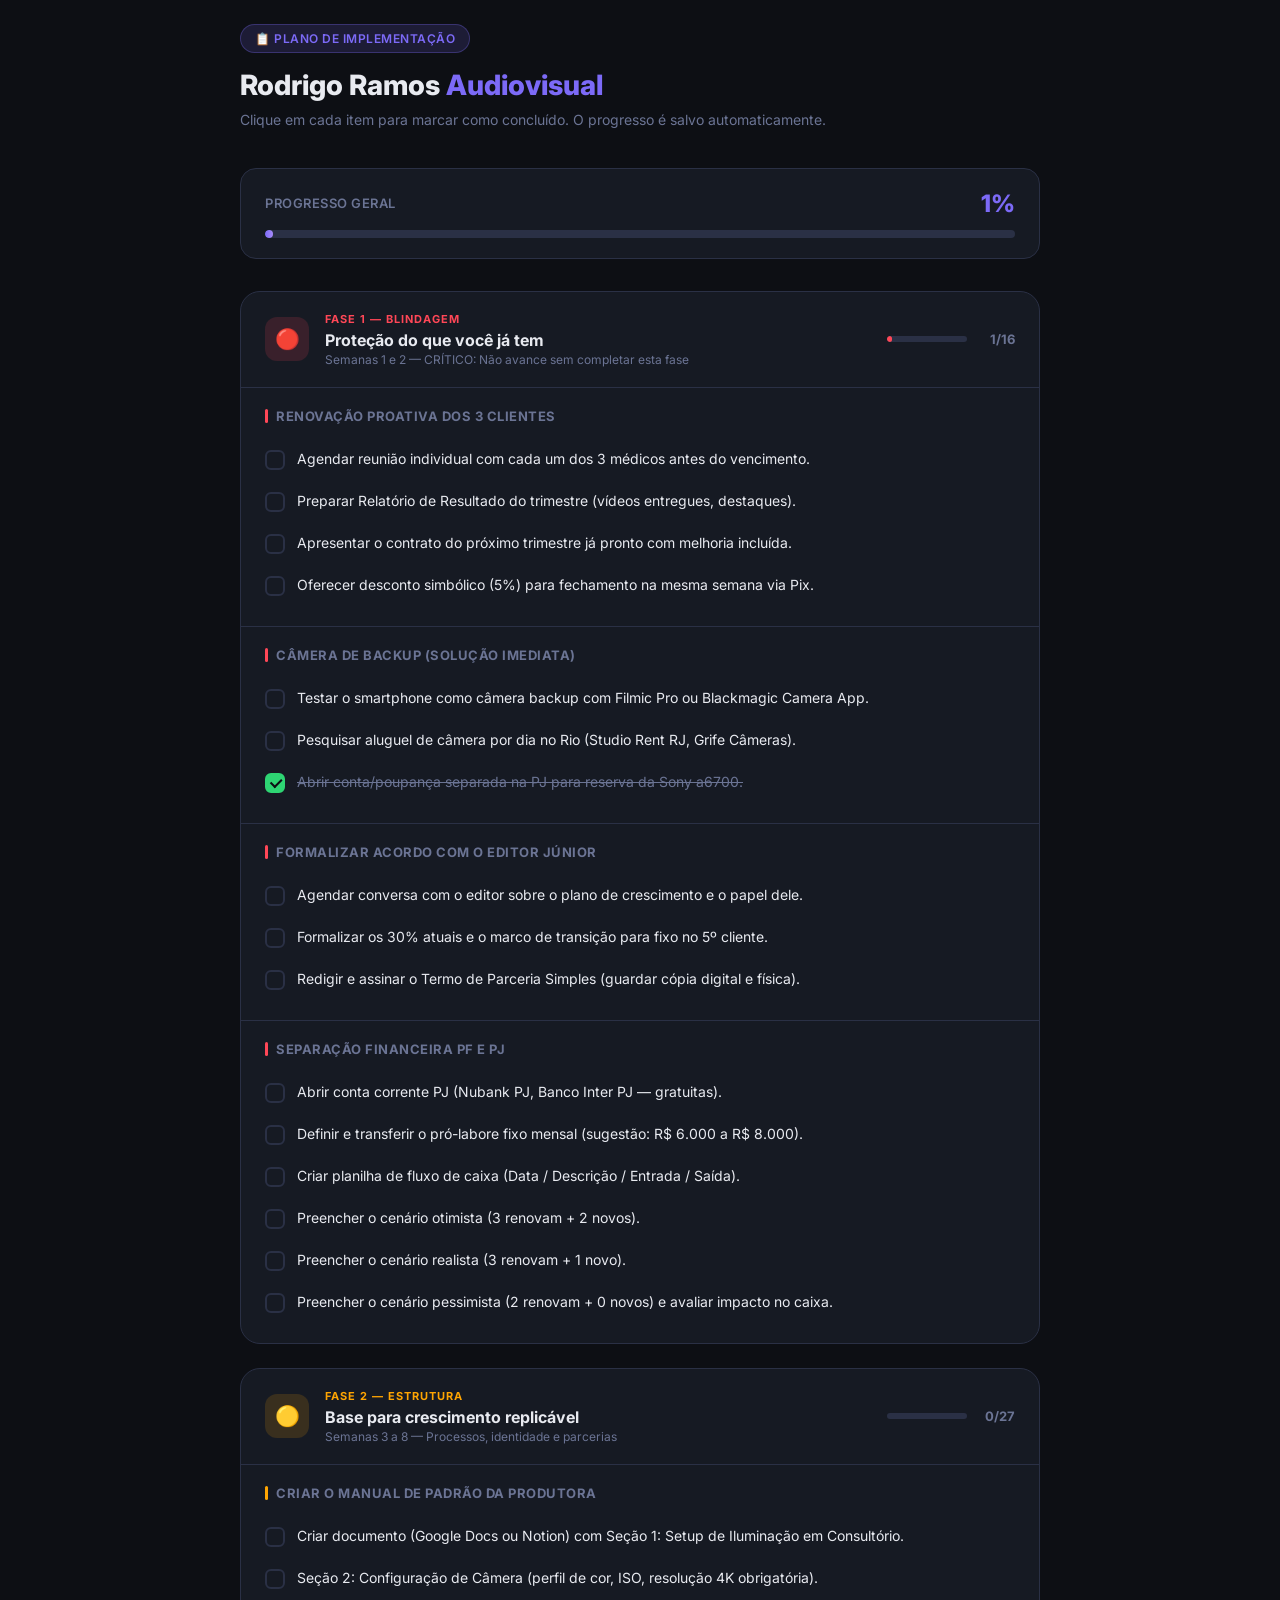
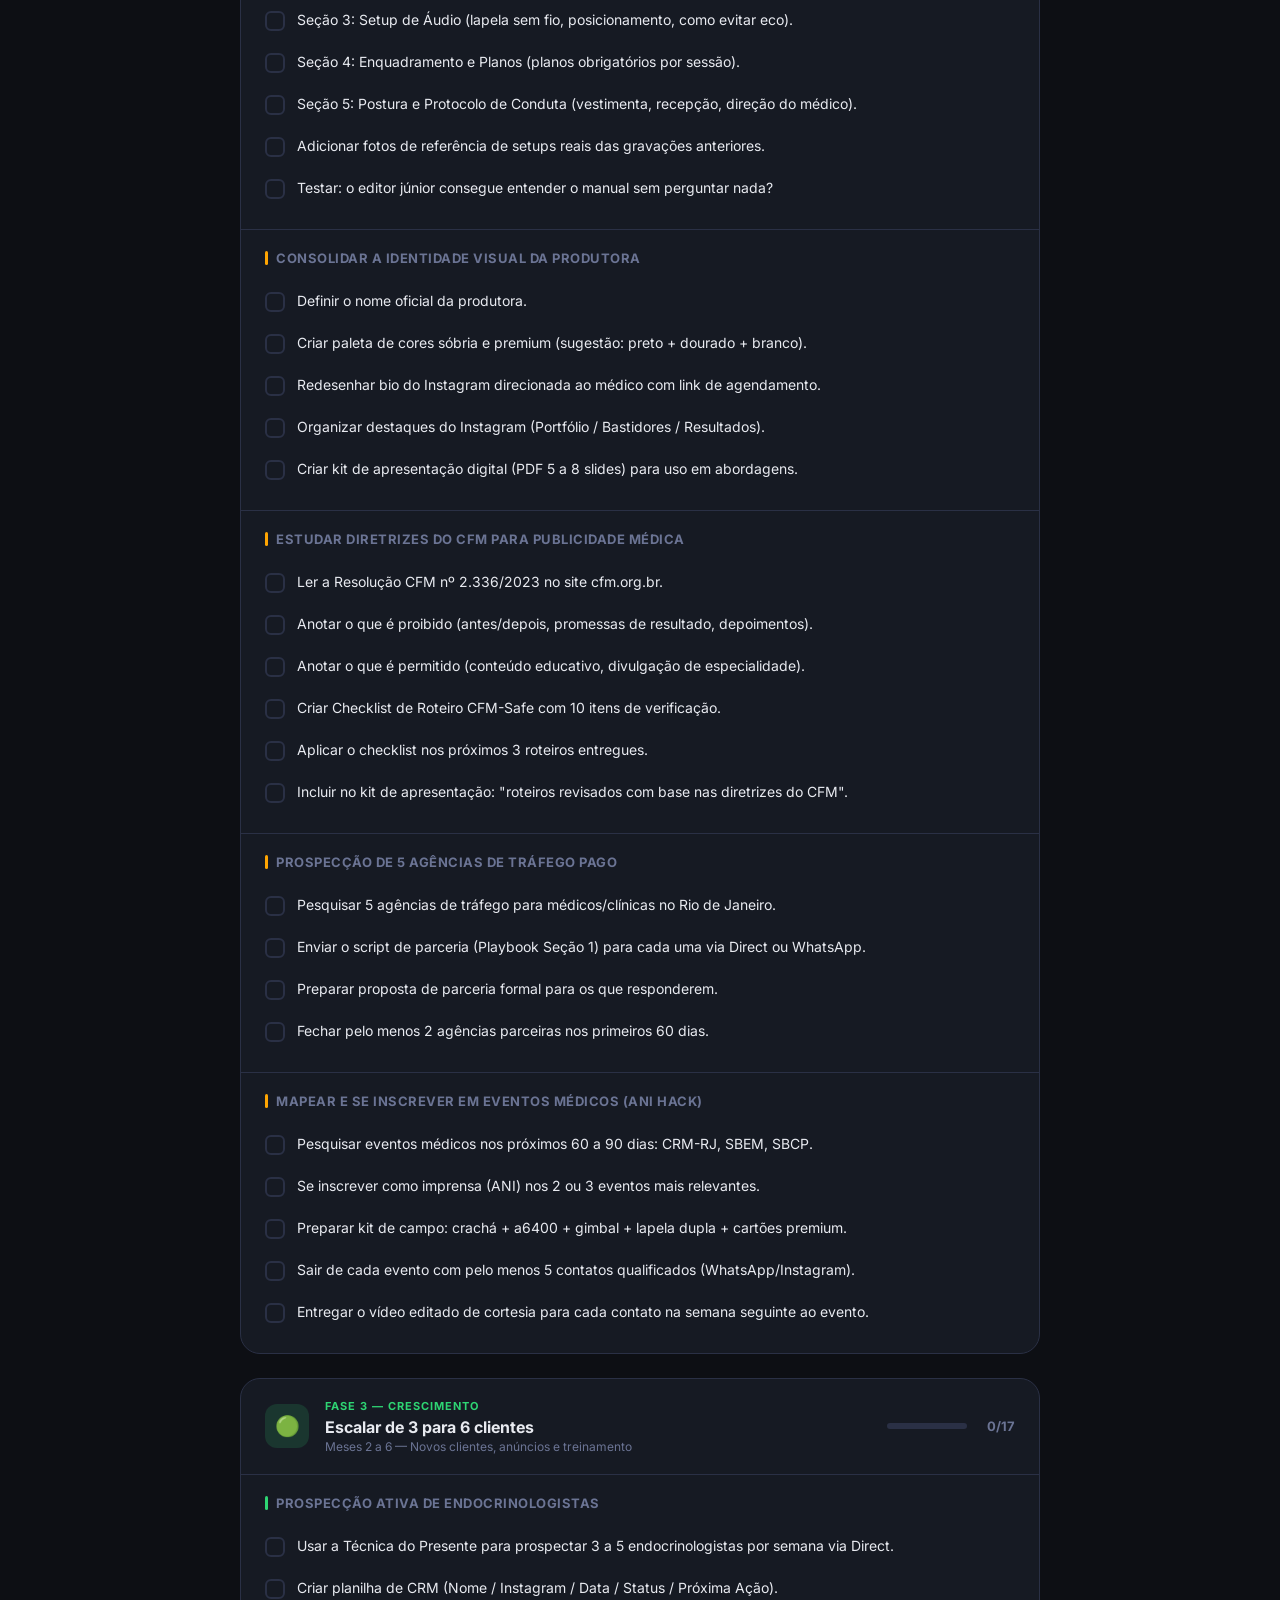
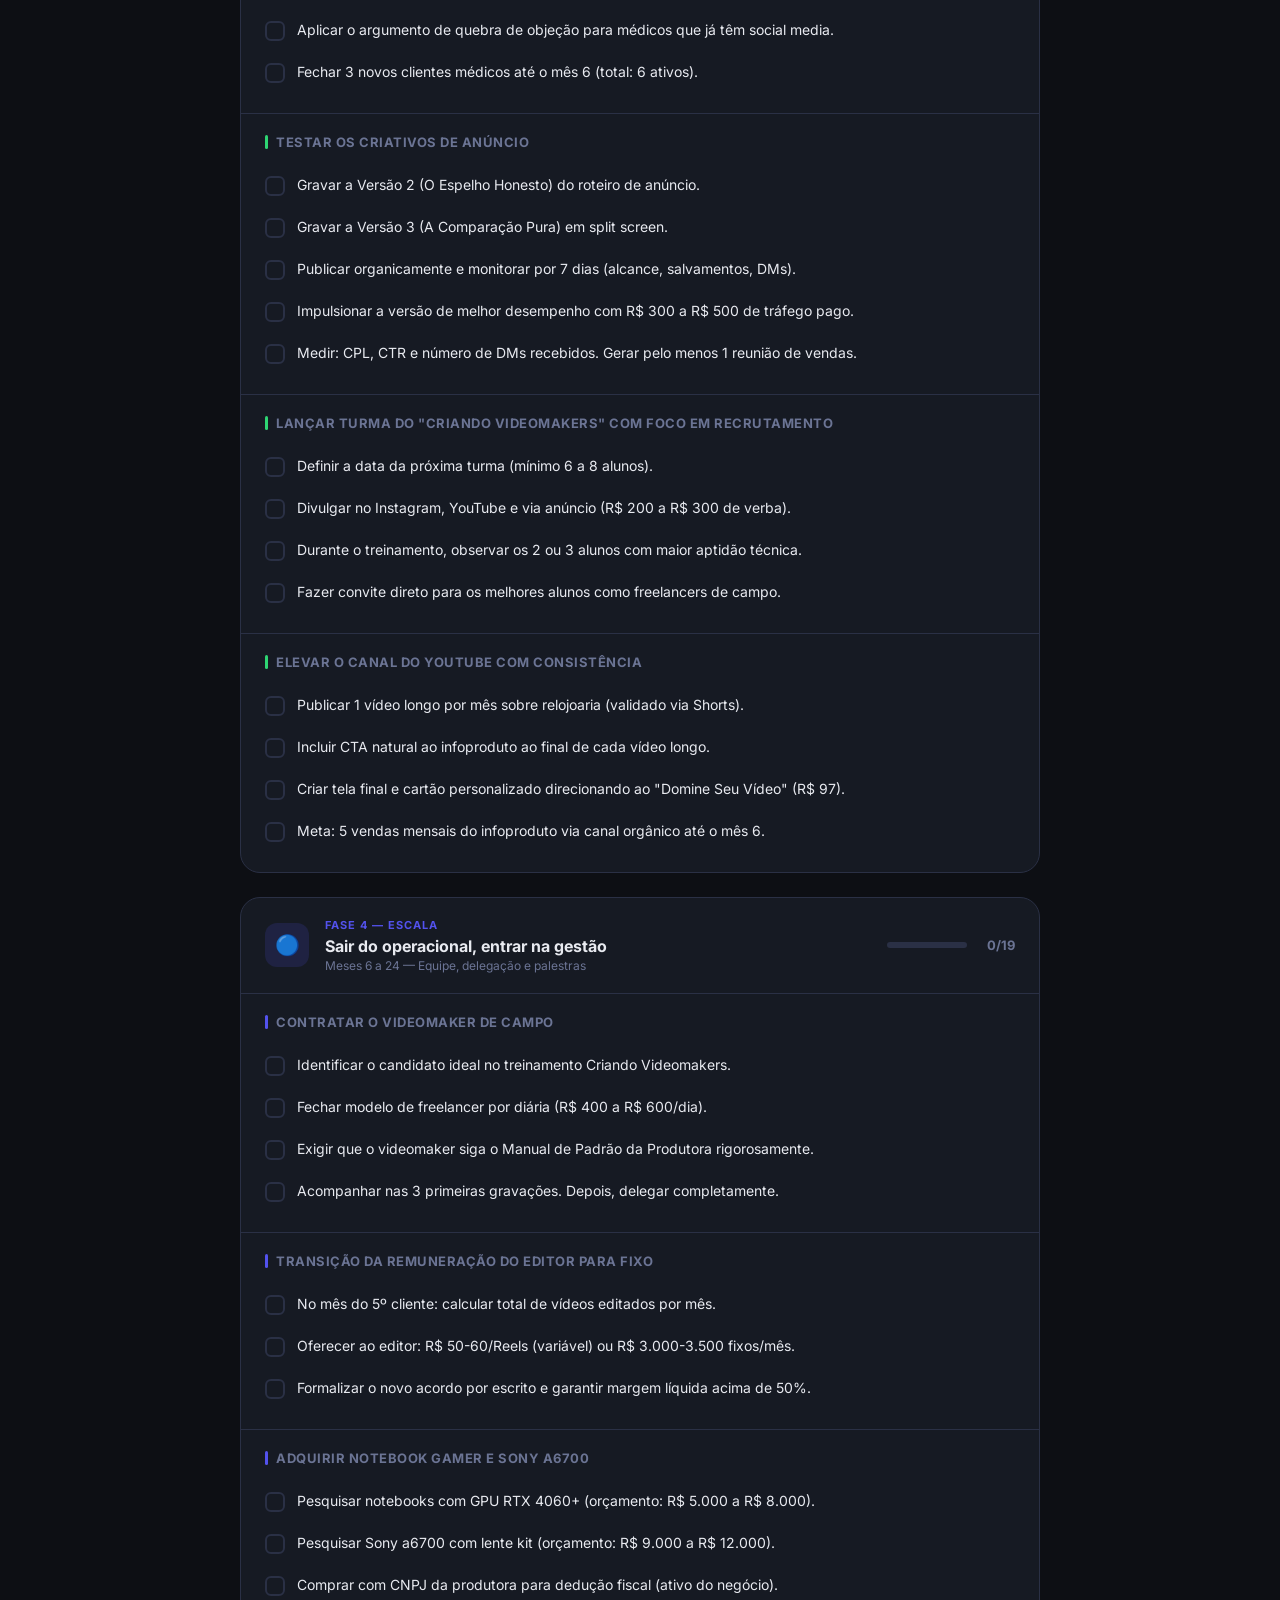
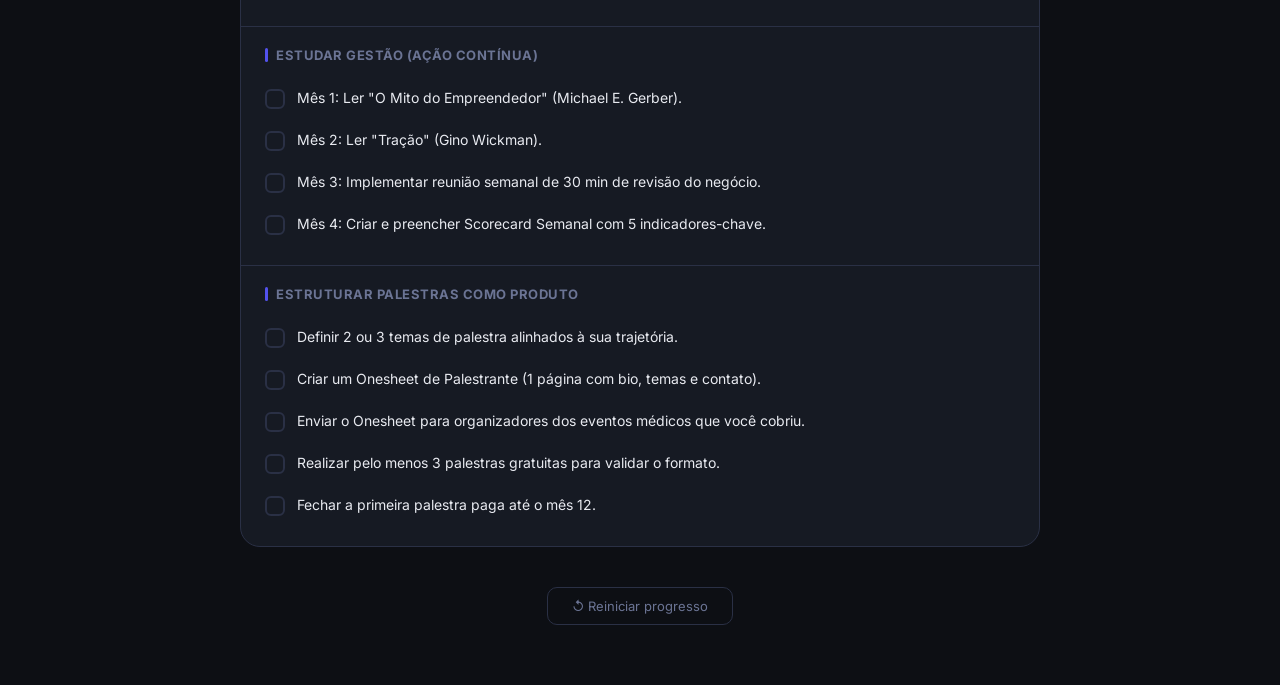
<file: checklist_implementacao.html>
<!DOCTYPE html>
<html lang="pt-BR">
<head>
    <meta charset="UTF-8">
    <meta name="viewport" content="width=device-width, initial-scale=1.0">
    <title>Plano de Implementação — Rodrigo Ramos Audiovisual</title>
    <link href="https://fonts.googleapis.com/css2?family=Inter:wght@300;400;500;600;700;800&display=swap" rel="stylesheet">
    <style>
        :root {
            --bg: #0d0f14;
            --surface: #161a23;
            --surface2: #1e2330;
            --border: #2a3045;
            --text: #e8eaf0;
            --muted: #6b7494;
            --red: #ff4757;
            --orange: #ffa502;
            --green: #2ed573;
            --blue: #5352ed;
            --gold: #ffd700;
            --accent: #7c6af7;
        }
        * { margin: 0; padding: 0; box-sizing: border-box; }
        body {
            font-family: 'Inter', sans-serif;
            background: var(--bg);
            color: var(--text);
            min-height: 100vh;
            padding: 24px 16px 60px;
        }
        .header {
            max-width: 800px;
            margin: 0 auto 40px;
        }
        .header-badge {
            display: inline-flex;
            align-items: center;
            gap: 8px;
            background: rgba(124, 106, 247, 0.15);
            border: 1px solid rgba(124, 106, 247, 0.3);
            color: var(--accent);
            padding: 6px 14px;
            border-radius: 100px;
            font-size: 12px;
            font-weight: 600;
            letter-spacing: 0.5px;
            text-transform: uppercase;
            margin-bottom: 16px;
        }
        h1 {
            font-size: 28px;
            font-weight: 800;
            color: var(--text);
            line-height: 1.2;
            margin-bottom: 8px;
        }
        h1 span { color: var(--accent); }
        .subtitle {
            color: var(--muted);
            font-size: 14px;
        }
        .global-progress {
            max-width: 800px;
            margin: 0 auto 32px;
            background: var(--surface);
            border: 1px solid var(--border);
            border-radius: 16px;
            padding: 20px 24px;
        }
        .global-progress-top {
            display: flex;
            justify-content: space-between;
            align-items: center;
            margin-bottom: 12px;
        }
        .global-progress-top span:first-child {
            font-size: 13px;
            font-weight: 600;
            color: var(--muted);
            text-transform: uppercase;
            letter-spacing: 0.5px;
        }
        .global-pct {
            font-size: 24px;
            font-weight: 800;
            color: var(--accent);
        }
        .progress-bar-wrap {
            height: 8px;
            background: var(--border);
            border-radius: 100px;
            overflow: hidden;
        }
        .progress-bar-fill {
            height: 100%;
            background: linear-gradient(90deg, var(--accent), #a78bfa);
            border-radius: 100px;
            transition: width 0.5s ease;
        }
        .phases {
            max-width: 800px;
            margin: 0 auto;
            display: flex;
            flex-direction: column;
            gap: 24px;
        }
        .phase-card {
            background: var(--surface);
            border: 1px solid var(--border);
            border-radius: 20px;
            overflow: hidden;
        }
        .phase-header {
            padding: 20px 24px;
            display: flex;
            align-items: center;
            gap: 16px;
            cursor: pointer;
            user-select: none;
        }
        .phase-dot {
            width: 44px;
            height: 44px;
            border-radius: 12px;
            display: flex;
            align-items: center;
            justify-content: center;
            font-size: 20px;
            flex-shrink: 0;
        }
        .phase-dot.red { background: rgba(255, 71, 87, 0.15); }
        .phase-dot.orange { background: rgba(255, 165, 2, 0.15); }
        .phase-dot.green { background: rgba(46, 213, 115, 0.15); }
        .phase-dot.blue { background: rgba(83, 82, 237, 0.15); }
        .phase-meta { flex: 1; }
        .phase-label {
            font-size: 11px;
            font-weight: 700;
            text-transform: uppercase;
            letter-spacing: 1px;
            margin-bottom: 4px;
        }
        .phase-label.red { color: var(--red); }
        .phase-label.orange { color: var(--orange); }
        .phase-label.green { color: var(--green); }
        .phase-label.blue { color: var(--blue); }
        .phase-title {
            font-size: 16px;
            font-weight: 700;
            color: var(--text);
        }
        .phase-subtitle {
            font-size: 12px;
            color: var(--muted);
            margin-top: 2px;
        }
        .phase-progress-wrap {
            display: flex;
            align-items: center;
            gap: 12px;
        }
        .phase-pct {
            font-size: 13px;
            font-weight: 700;
            color: var(--muted);
            min-width: 36px;
            text-align: right;
        }
        .mini-bar {
            width: 80px;
            height: 6px;
            background: var(--border);
            border-radius: 100px;
            overflow: hidden;
        }
        .mini-bar-fill {
            height: 100%;
            border-radius: 100px;
            transition: width 0.4s ease;
        }
        .mini-bar-fill.red { background: var(--red); }
        .mini-bar-fill.orange { background: var(--orange); }
        .mini-bar-fill.green { background: var(--green); }
        .mini-bar-fill.blue { background: var(--blue); }
        .phase-body {
            border-top: 1px solid var(--border);
        }
        .action-group {
            padding: 20px 24px;
            border-bottom: 1px solid var(--border);
        }
        .action-group:last-child { border-bottom: none; }
        .action-title {
            font-size: 13px;
            font-weight: 700;
            color: var(--muted);
            text-transform: uppercase;
            letter-spacing: 0.5px;
            margin-bottom: 14px;
            display: flex;
            align-items: center;
            gap: 8px;
        }
        .action-title::before {
            content: '';
            display: block;
            width: 3px;
            height: 14px;
            border-radius: 2px;
        }
        .action-title.red::before { background: var(--red); }
        .action-title.orange::before { background: var(--orange); }
        .action-title.green::before { background: var(--green); }
        .action-title.blue::before { background: var(--blue); }
        .task {
            display: flex;
            align-items: flex-start;
            gap: 12px;
            padding: 10px 0;
            cursor: pointer;
            border-radius: 10px;
            transition: background 0.15s;
        }
        .task:hover { background: rgba(255,255,255,0.03); padding-left: 8px; margin-left: -8px; }
        .checkbox {
            width: 20px;
            height: 20px;
            border: 2px solid var(--border);
            border-radius: 6px;
            flex-shrink: 0;
            margin-top: 2px;
            display: flex;
            align-items: center;
            justify-content: center;
            transition: all 0.2s;
        }
        .task.done .checkbox {
            border-color: var(--green);
            background: var(--green);
        }
        .task.done .checkbox::after {
            content: '';
            display: block;
            width: 5px;
            height: 9px;
            border: 2px solid #0d0f14;
            border-top: none;
            border-left: none;
            transform: rotate(45deg) translateY(-1px);
        }
        .task-text {
            font-size: 14px;
            color: var(--text);
            line-height: 1.5;
            transition: color 0.2s;
        }
        .task.done .task-text {
            color: var(--muted);
            text-decoration: line-through;
        }
        .success-badge {
            display: inline-flex;
            align-items: center;
            gap: 6px;
            background: rgba(46, 213, 115, 0.1);
            border: 1px solid rgba(46, 213, 115, 0.25);
            color: var(--green);
            padding: 6px 12px;
            border-radius: 8px;
            font-size: 12px;
            font-weight: 600;
            margin-top: 12px;
        }
        .reset-btn {
            display: block;
            margin: 40px auto 0;
            background: transparent;
            border: 1px solid var(--border);
            color: var(--muted);
            padding: 10px 24px;
            border-radius: 10px;
            font-size: 13px;
            cursor: pointer;
            font-family: inherit;
            transition: all 0.2s;
        }
        .reset-btn:hover {
            border-color: var(--red);
            color: var(--red);
        }
        .completed-phase .phase-header {
            opacity: 0.7;
        }
    </style>
</head>
<body>
<div class="header">
    <div class="header-badge">📋 Plano de Implementação</div>
    <h1>Rodrigo Ramos <span>Audiovisual</span></h1>
    <p class="subtitle">Clique em cada item para marcar como concluído. O progresso é salvo automaticamente.</p>
</div>

<div class="global-progress">
    <div class="global-progress-top">
        <span>Progresso Geral</span>
        <span class="global-pct" id="globalPct">0%</span>
    </div>
    <div class="progress-bar-wrap">
        <div class="progress-bar-fill" id="globalBar" style="width:0%"></div>
    </div>
</div>

<div class="phases" id="phases"></div>
<button class="reset-btn" onclick="resetAll()">↺ Reiniciar progresso</button>

<script>
const data = [
    {
        id: 'fase1',
        color: 'red',
        emoji: '🔴',
        label: 'Fase 1 — Blindagem',
        title: 'Proteção do que você já tem',
        subtitle: 'Semanas 1 e 2 — CRÍTICO: Não avance sem completar esta fase',
        actions: [
            {
                id: 'renovacao',
                title: 'Renovação Proativa dos 3 Clientes',
                tasks: [
                    { id: 't1', text: 'Agendar reunião individual com cada um dos 3 médicos antes do vencimento.' },
                    { id: 't2', text: 'Preparar Relatório de Resultado do trimestre (vídeos entregues, destaques).' },
                    { id: 't3', text: 'Apresentar o contrato do próximo trimestre já pronto com melhoria incluída.' },
                    { id: 't4', text: 'Oferecer desconto simbólico (5%) para fechamento na mesma semana via Pix.' },
                ]
            },
            {
                id: 'camera',
                title: 'Câmera de Backup (Solução Imediata)',
                tasks: [
                    { id: 't5', text: 'Testar o smartphone como câmera backup com Filmic Pro ou Blackmagic Camera App.' },
                    { id: 't6', text: 'Pesquisar aluguel de câmera por dia no Rio (Studio Rent RJ, Grife Câmeras).' },
                    { id: 't7', text: 'Abrir conta/poupança separada na PJ para reserva da Sony a6700.', done: true },
                ]
            },
            {
                id: 'editor',
                title: 'Formalizar Acordo com o Editor Júnior',
                tasks: [
                    { id: 't8', text: 'Agendar conversa com o editor sobre o plano de crescimento e o papel dele.' },
                    { id: 't9', text: 'Formalizar os 30% atuais e o marco de transição para fixo no 5º cliente.' },
                    { id: 't10', text: 'Redigir e assinar o Termo de Parceria Simples (guardar cópia digital e física).' },
                ]
            },
            {
                id: 'financas',
                title: 'Separação Financeira PF e PJ',
                tasks: [
                    { id: 't11', text: 'Abrir conta corrente PJ (Nubank PJ, Banco Inter PJ — gratuitas).' },
                    { id: 't12', text: 'Definir e transferir o pró-labore fixo mensal (sugestão: R$ 6.000 a R$ 8.000).' },
                    { id: 't13', text: 'Criar planilha de fluxo de caixa (Data / Descrição / Entrada / Saída).' },
                    { id: 't14', text: 'Preencher o cenário otimista (3 renovam + 2 novos).' },
                    { id: 't15', text: 'Preencher o cenário realista (3 renovam + 1 novo).' },
                    { id: 't16', text: 'Preencher o cenário pessimista (2 renovam + 0 novos) e avaliar impacto no caixa.' },
                ]
            }
        ]
    },
    {
        id: 'fase2',
        color: 'orange',
        emoji: '🟡',
        label: 'Fase 2 — Estrutura',
        title: 'Base para crescimento replicável',
        subtitle: 'Semanas 3 a 8 — Processos, identidade e parcerias',
        actions: [
            {
                id: 'manual',
                title: 'Criar o Manual de Padrão da Produtora',
                tasks: [
                    { id: 't17', text: 'Criar documento (Google Docs ou Notion) com Seção 1: Setup de Iluminação em Consultório.' },
                    { id: 't18', text: 'Seção 2: Configuração de Câmera (perfil de cor, ISO, resolução 4K obrigatória).' },
                    { id: 't19', text: 'Seção 3: Setup de Áudio (lapela sem fio, posicionamento, como evitar eco).' },
                    { id: 't20', text: 'Seção 4: Enquadramento e Planos (planos obrigatórios por sessão).' },
                    { id: 't21', text: 'Seção 5: Postura e Protocolo de Conduta (vestimenta, recepção, direção do médico).' },
                    { id: 't22', text: 'Adicionar fotos de referência de setups reais das gravações anteriores.' },
                    { id: 't23', text: 'Testar: o editor júnior consegue entender o manual sem perguntar nada?' },
                ]
            },
            {
                id: 'marca',
                title: 'Consolidar a Identidade Visual da Produtora',
                tasks: [
                    { id: 't24', text: 'Definir o nome oficial da produtora.' },
                    { id: 't25', text: 'Criar paleta de cores sóbria e premium (sugestão: preto + dourado + branco).' },
                    { id: 't26', text: 'Redesenhar bio do Instagram direcionada ao médico com link de agendamento.' },
                    { id: 't27', text: 'Organizar destaques do Instagram (Portfólio / Bastidores / Resultados).' },
                    { id: 't28', text: 'Criar kit de apresentação digital (PDF 5 a 8 slides) para uso em abordagens.' },
                ]
            },
            {
                id: 'cfm',
                title: 'Estudar Diretrizes do CFM para Publicidade Médica',
                tasks: [
                    { id: 't29', text: 'Ler a Resolução CFM nº 2.336/2023 no site cfm.org.br.' },
                    { id: 't30', text: 'Anotar o que é proibido (antes/depois, promessas de resultado, depoimentos).' },
                    { id: 't31', text: 'Anotar o que é permitido (conteúdo educativo, divulgação de especialidade).' },
                    { id: 't32', text: 'Criar Checklist de Roteiro CFM-Safe com 10 itens de verificação.' },
                    { id: 't33', text: 'Aplicar o checklist nos próximos 3 roteiros entregues.' },
                    { id: 't34', text: 'Incluir no kit de apresentação: "roteiros revisados com base nas diretrizes do CFM".' },
                ]
            },
            {
                id: 'agencias',
                title: 'Prospecção de 5 Agências de Tráfego Pago',
                tasks: [
                    { id: 't35', text: 'Pesquisar 5 agências de tráfego para médicos/clínicas no Rio de Janeiro.' },
                    { id: 't36', text: 'Enviar o script de parceria (Playbook Seção 1) para cada uma via Direct ou WhatsApp.' },
                    { id: 't37', text: 'Preparar proposta de parceria formal para os que responderem.' },
                    { id: 't38', text: 'Fechar pelo menos 2 agências parceiras nos primeiros 60 dias.' },
                ]
            },
            {
                id: 'eventos',
                title: 'Mapear e Se Inscrever em Eventos Médicos (ANI Hack)',
                tasks: [
                    { id: 't39', text: 'Pesquisar eventos médicos nos próximos 60 a 90 dias: CRM-RJ, SBEM, SBCP.' },
                    { id: 't40', text: 'Se inscrever como imprensa (ANI) nos 2 ou 3 eventos mais relevantes.' },
                    { id: 't41', text: 'Preparar kit de campo: crachá + a6400 + gimbal + lapela dupla + cartões premium.' },
                    { id: 't42', text: 'Sair de cada evento com pelo menos 5 contatos qualificados (WhatsApp/Instagram).' },
                    { id: 't43', text: 'Entregar o vídeo editado de cortesia para cada contato na semana seguinte ao evento.' },
                ]
            }
        ]
    },
    {
        id: 'fase3',
        color: 'green',
        emoji: '🟢',
        label: 'Fase 3 — Crescimento',
        title: 'Escalar de 3 para 6 clientes',
        subtitle: 'Meses 2 a 6 — Novos clientes, anúncios e treinamento',
        actions: [
            {
                id: 'prospeccao',
                title: 'Prospecção Ativa de Endocrinologistas',
                tasks: [
                    { id: 't44', text: 'Usar a Técnica do Presente para prospectar 3 a 5 endocrinologistas por semana via Direct.' },
                    { id: 't45', text: 'Criar planilha de CRM (Nome / Instagram / Data / Status / Próxima Ação).' },
                    { id: 't46', text: 'Aplicar o argumento de quebra de objeção para médicos que já têm social media.' },
                    { id: 't47', text: 'Fechar 3 novos clientes médicos até o mês 6 (total: 6 ativos).' },
                ]
            },
            {
                id: 'anuncios',
                title: 'Testar os Criativos de Anúncio',
                tasks: [
                    { id: 't48', text: 'Gravar a Versão 2 (O Espelho Honesto) do roteiro de anúncio.' },
                    { id: 't49', text: 'Gravar a Versão 3 (A Comparação Pura) em split screen.' },
                    { id: 't50', text: 'Publicar organicamente e monitorar por 7 dias (alcance, salvamentos, DMs).' },
                    { id: 't51', text: 'Impulsionar a versão de melhor desempenho com R$ 300 a R$ 500 de tráfego pago.' },
                    { id: 't52', text: 'Medir: CPL, CTR e número de DMs recebidos. Gerar pelo menos 1 reunião de vendas.' },
                ]
            },
            {
                id: 'treinamento',
                title: 'Lançar Turma do "Criando Videomakers" com Foco em Recrutamento',
                tasks: [
                    { id: 't53', text: 'Definir a data da próxima turma (mínimo 6 a 8 alunos).' },
                    { id: 't54', text: 'Divulgar no Instagram, YouTube e via anúncio (R$ 200 a R$ 300 de verba).' },
                    { id: 't55', text: 'Durante o treinamento, observar os 2 ou 3 alunos com maior aptidão técnica.' },
                    { id: 't56', text: 'Fazer convite direto para os melhores alunos como freelancers de campo.' },
                ]
            },
            {
                id: 'youtube',
                title: 'Elevar o Canal do YouTube com Consistência',
                tasks: [
                    { id: 't57', text: 'Publicar 1 vídeo longo por mês sobre relojoaria (validado via Shorts).' },
                    { id: 't58', text: 'Incluir CTA natural ao infoproduto ao final de cada vídeo longo.' },
                    { id: 't59', text: 'Criar tela final e cartão personalizado direcionando ao "Domine Seu Vídeo" (R$ 97).' },
                    { id: 't60', text: 'Meta: 5 vendas mensais do infoproduto via canal orgânico até o mês 6.' },
                ]
            }
        ]
    },
    {
        id: 'fase4',
        color: 'blue',
        emoji: '🔵',
        label: 'Fase 4 — Escala',
        title: 'Sair do operacional, entrar na gestão',
        subtitle: 'Meses 6 a 24 — Equipe, delegação e palestras',
        actions: [
            {
                id: 'videomaker',
                title: 'Contratar o Videomaker de Campo',
                tasks: [
                    { id: 't61', text: 'Identificar o candidato ideal no treinamento Criando Videomakers.' },
                    { id: 't62', text: 'Fechar modelo de freelancer por diária (R$ 400 a R$ 600/dia).' },
                    { id: 't63', text: 'Exigir que o videomaker siga o Manual de Padrão da Produtora rigorosamente.' },
                    { id: 't64', text: 'Acompanhar nas 3 primeiras gravações. Depois, delegar completamente.' },
                ]
            },
            {
                id: 'remuneracao',
                title: 'Transição da Remuneração do Editor para Fixo',
                tasks: [
                    { id: 't65', text: 'No mês do 5º cliente: calcular total de vídeos editados por mês.' },
                    { id: 't66', text: 'Oferecer ao editor: R$ 50-60/Reels (variável) ou R$ 3.000-3.500 fixos/mês.' },
                    { id: 't67', text: 'Formalizar o novo acordo por escrito e garantir margem líquida acima de 50%.' },
                ]
            },
            {
                id: 'equipamentos',
                title: 'Adquirir Notebook Gamer e Sony a6700',
                tasks: [
                    { id: 't68', text: 'Pesquisar notebooks com GPU RTX 4060+ (orçamento: R$ 5.000 a R$ 8.000).' },
                    { id: 't69', text: 'Pesquisar Sony a6700 com lente kit (orçamento: R$ 9.000 a R$ 12.000).' },
                    { id: 't70', text: 'Comprar com CNPJ da produtora para dedução fiscal (ativo do negócio).' },
                ]
            },
            {
                id: 'gestao',
                title: 'Estudar Gestão (Ação Contínua)',
                tasks: [
                    { id: 't71', text: 'Mês 1: Ler "O Mito do Empreendedor" (Michael E. Gerber).' },
                    { id: 't72', text: 'Mês 2: Ler "Tração" (Gino Wickman).' },
                    { id: 't73', text: 'Mês 3: Implementar reunião semanal de 30 min de revisão do negócio.' },
                    { id: 't74', text: 'Mês 4: Criar e preencher Scorecard Semanal com 5 indicadores-chave.' },
                ]
            },
            {
                id: 'palestras',
                title: 'Estruturar Palestras como Produto',
                tasks: [
                    { id: 't75', text: 'Definir 2 ou 3 temas de palestra alinhados à sua trajetória.' },
                    { id: 't76', text: 'Criar um Onesheet de Palestrante (1 página com bio, temas e contato).' },
                    { id: 't77', text: 'Enviar o Onesheet para organizadores dos eventos médicos que você cobriu.' },
                    { id: 't78', text: 'Realizar pelo menos 3 palestras gratuitas para validar o formato.' },
                    { id: 't79', text: 'Fechar a primeira palestra paga até o mês 12.' },
                ]
            }
        ]
    }
];

function loadState() {
    const s = localStorage.getItem('rrAudiovisual_plan');
    return s ? JSON.parse(s) : {};
}
function saveState(state) {
    localStorage.setItem('rrAudiovisual_plan', JSON.stringify(state));
}

let state = loadState();

// Pre-mark the confirmed done item
if (!('t7' in state)) { state.t7 = true; saveState(state); }

function countTasks() {
    let total = 0, done = 0;
    data.forEach(phase => phase.actions.forEach(a => a.tasks.forEach(t => {
        total++;
        if (state[t.id]) done++;
    })));
    return { total, done };
}

function countPhase(phase) {
    let total = 0, done = 0;
    phase.actions.forEach(a => a.tasks.forEach(t => {
        total++;
        if (state[t.id]) done++;
    }));
    return { total, done };
}

function updateGlobal() {
    const { total, done } = countTasks();
    const pct = total > 0 ? Math.round((done / total) * 100) : 0;
    document.getElementById('globalPct').textContent = pct + '%';
    document.getElementById('globalBar').style.width = pct + '%';
}

function render() {
    const container = document.getElementById('phases');
    container.innerHTML = '';
    data.forEach(phase => {
        const { total, done } = countPhase(phase);
        const pct = total > 0 ? Math.round((done / total) * 100) : 0;
        const card = document.createElement('div');
        card.className = 'phase-card';

        const actionsHTML = phase.actions.map(action => `
            <div class="action-group">
                <div class="action-title ${phase.color}">${action.title}</div>
                ${action.tasks.map(t => `
                    <div class="task ${state[t.id] ? 'done' : ''}" onclick="toggle('${t.id}')" id="task_${t.id}">
                        <div class="checkbox"></div>
                        <span class="task-text">${t.text}</span>
                    </div>
                `).join('')}
            </div>
        `).join('');

        card.innerHTML = `
            <div class="phase-header">
                <div class="phase-dot ${phase.color}">${phase.emoji}</div>
                <div class="phase-meta">
                    <div class="phase-label ${phase.color}">${phase.label}</div>
                    <div class="phase-title">${phase.title}</div>
                    <div class="phase-subtitle">${phase.subtitle}</div>
                </div>
                <div class="phase-progress-wrap">
                    <div class="mini-bar">
                        <div class="mini-bar-fill ${phase.color}" style="width:${pct}%"></div>
                    </div>
                    <div class="phase-pct">${done}/${total}</div>
                </div>
            </div>
            <div class="phase-body">${actionsHTML}</div>
        `;
        container.appendChild(card);
    });
    updateGlobal();
}

function toggle(taskId) {
    state[taskId] = !state[taskId];
    saveState(state);
    const taskEl = document.getElementById('task_' + taskId);
    if (state[taskId]) {
        taskEl.classList.add('done');
    } else {
        taskEl.classList.remove('done');
    }
    // update phase progress
    render();
}

function resetAll() {
    if (confirm('Tem certeza que quer reiniciar todo o progresso?')) {
        state = {};
        saveState(state);
        render();
    }
}

render();
</script>
</body>
</html>
</file>
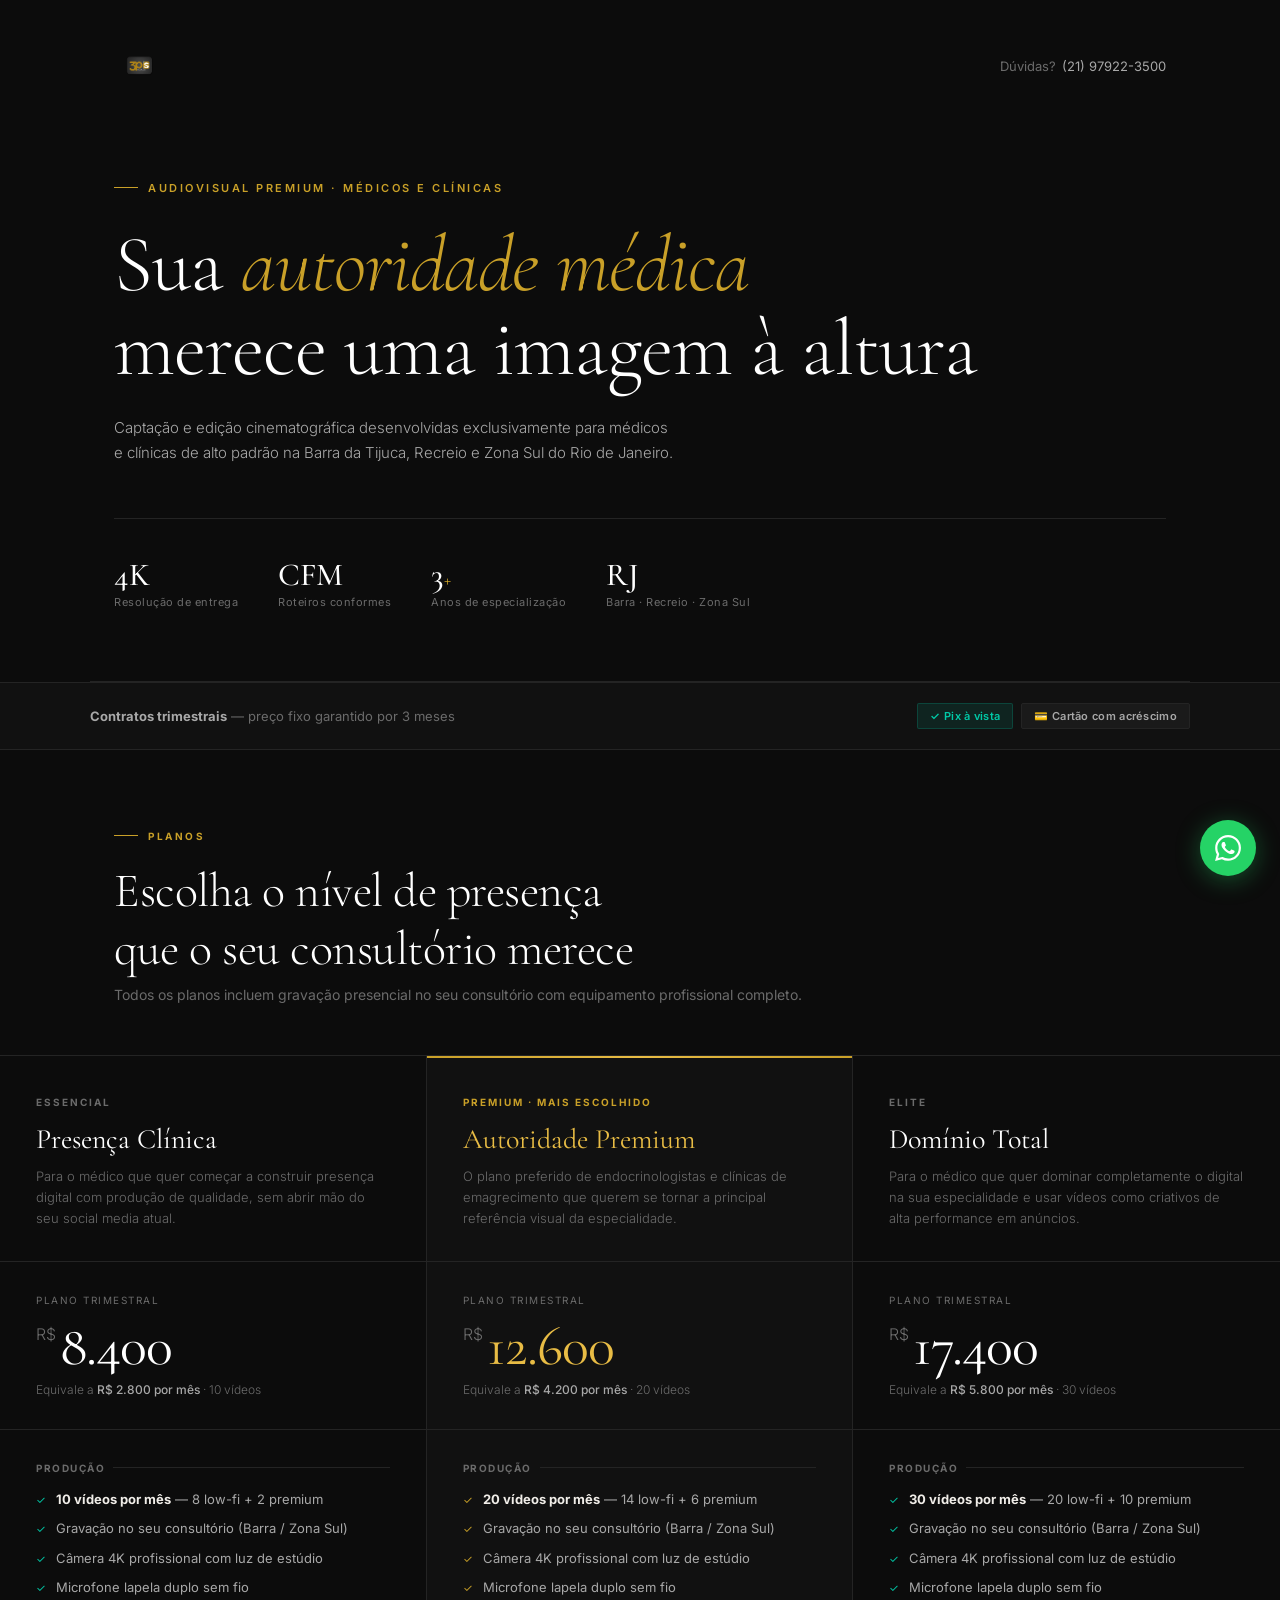
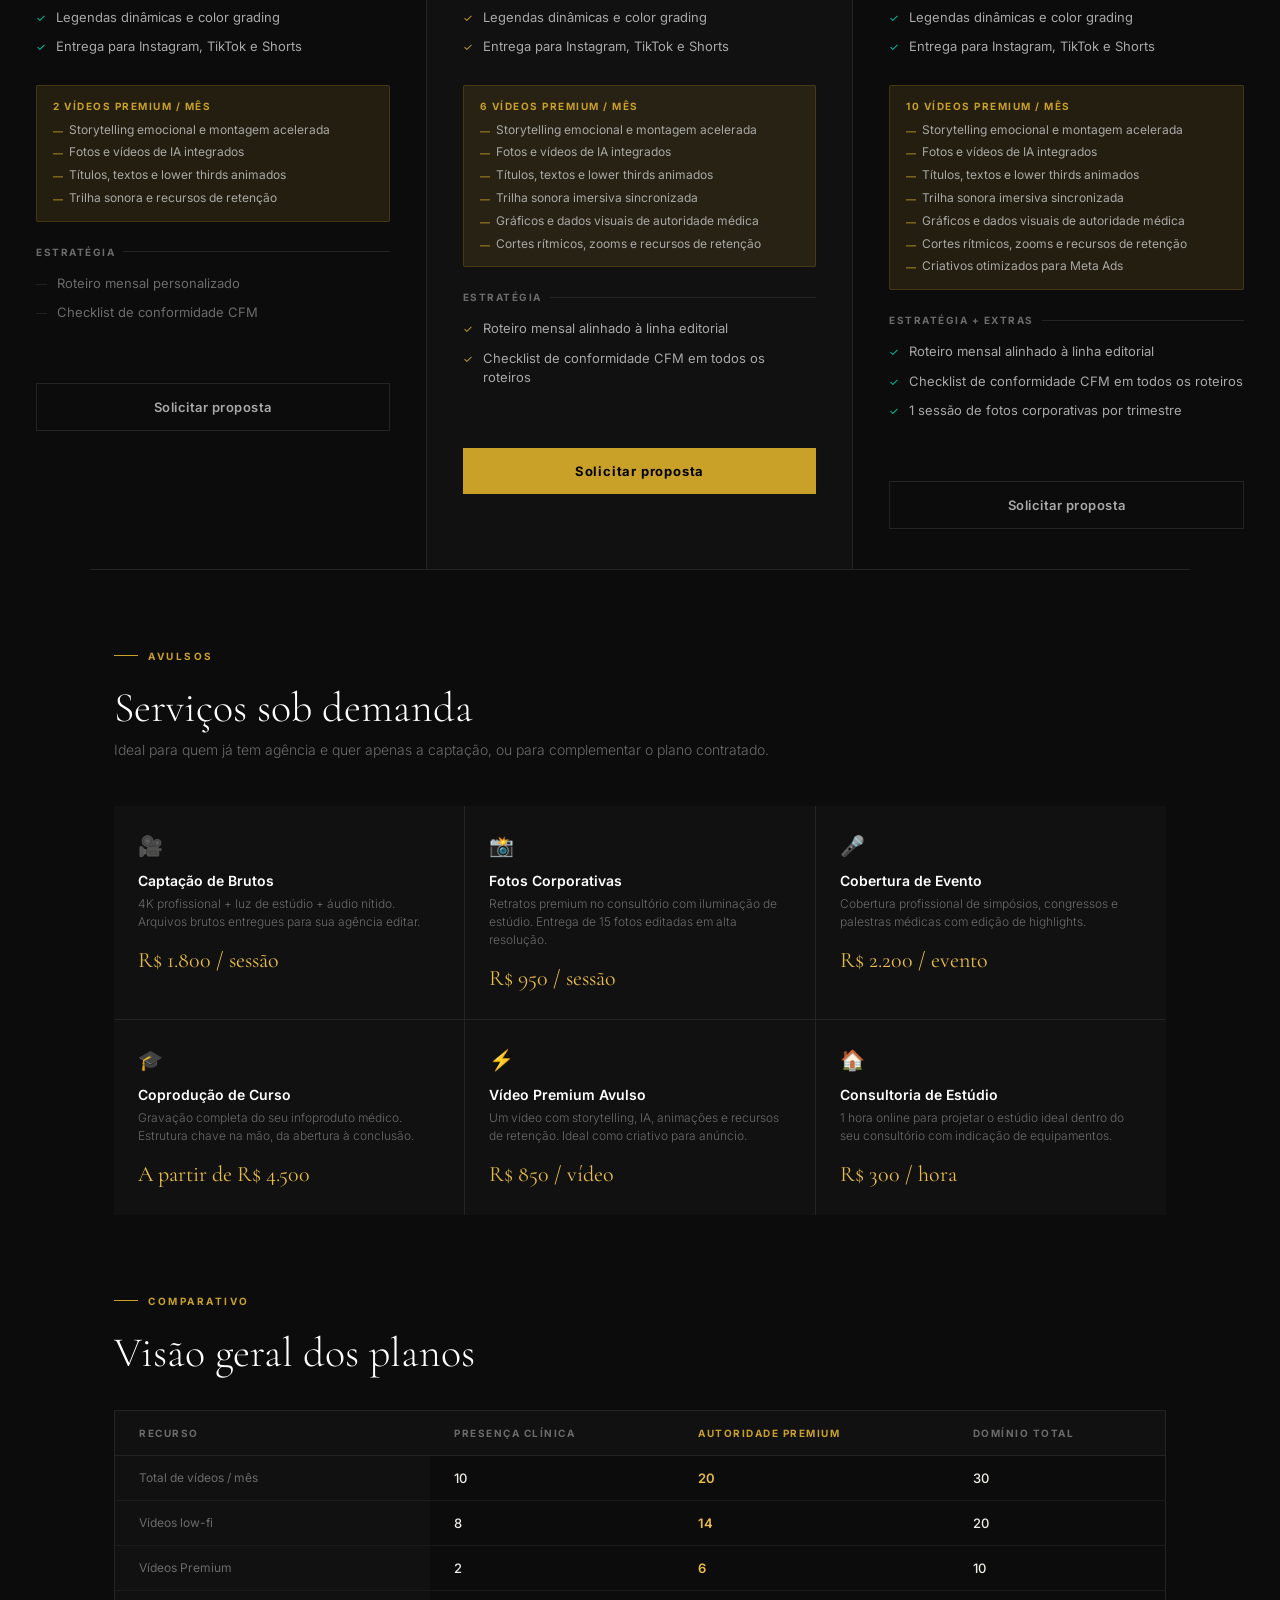
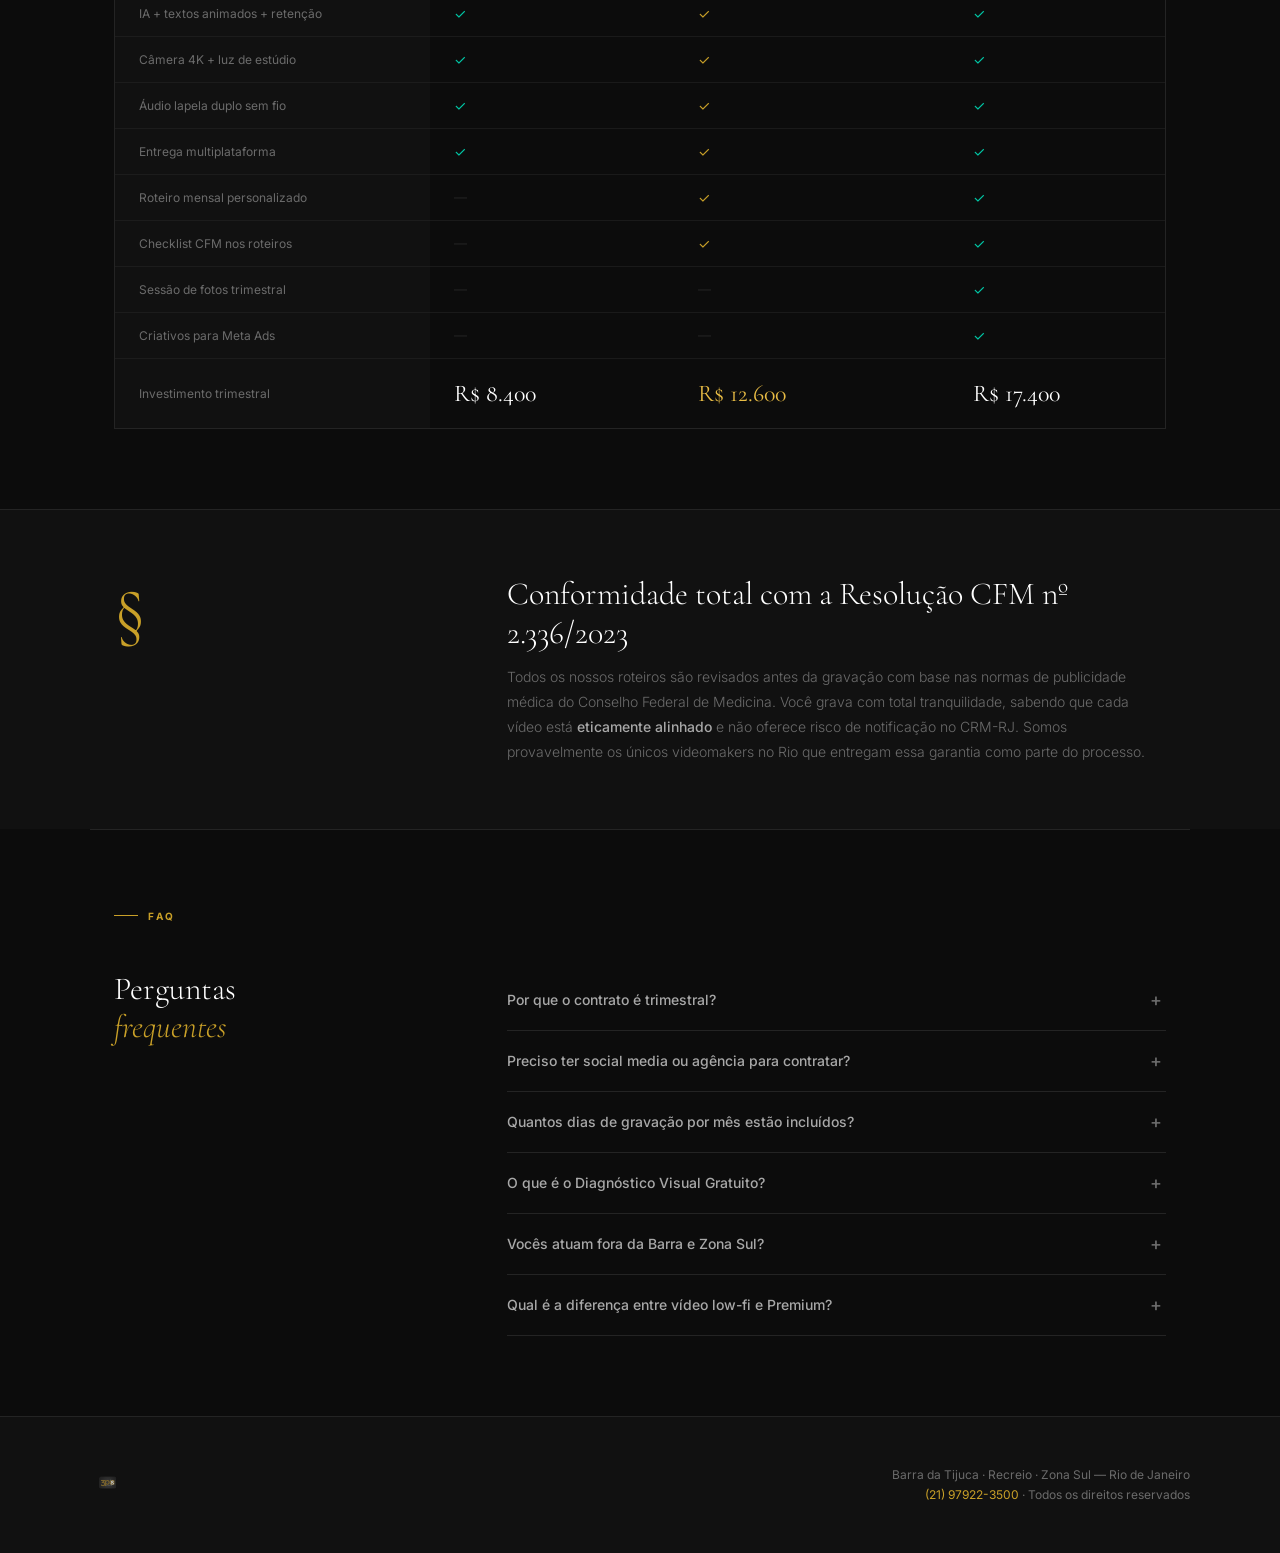
<file: tabela_medicos.html>
<!DOCTYPE html>
<html lang="pt-BR">
<head>
<meta charset="UTF-8">
<meta name="viewport" content="width=device-width, initial-scale=1.0">
<meta name="theme-color" content="#0c0c0c">
<title>Planos de Produção — 3P's Produções</title>
<link href="https://fonts.googleapis.com/css2?family=Cormorant+Garamond:ital,wght@0,300;0,400;0,500;0,600;1,300;1,400&family=Inter:wght@300;400;500;600;700&display=swap" rel="stylesheet">
<style>
*{margin:0;padding:0;box-sizing:border-box}
:root{
  --black:#0c0c0c;
  --dark:#111111;
  --card:#161616;
  --line:#242424;
  --text:#f0ede8;
  --muted:#6b6b6b;
  --light:#a8a8a8;
  --gold:#c9a028;
  --gold-light:#e8bc45;
  --gold-dim:rgba(201,160,40,0.12);
  --teal:#00c9a7;
  --teal-dim:rgba(0,201,167,0.10);
  --white:#ffffff;
}
html{scroll-behavior:smooth}
body{
  background:var(--black);
  color:var(--text);
  font-family:'Inter',sans-serif;
  font-weight:400;
  min-height:100vh;
  -webkit-font-smoothing:antialiased;
}

/* ─── UTILITY ─────────────────────────────── */
.serif{font-family:'Cormorant Garamond',serif}
.container{max-width:1100px;margin:0 auto;padding:0 24px}
hr.line{border:none;border-top:1px solid var(--line);margin:0}

/* ─── HEADER ──────────────────────────────── */
header{
  padding:40px 24px 0;
  max-width:1100px;
  margin:0 auto;
  display:flex;
  align-items:center;
  justify-content:space-between;
}
.logo-img{height:52px;width:auto}
.header-contact{
  font-size:13px;color:var(--muted);
  display:flex;align-items:center;gap:6px;
}
.header-contact a{color:var(--light);text-decoration:none;transition:color .2s}
.header-contact a:hover{color:var(--gold)}

/* ─── HERO ────────────────────────────────── */
.hero{
  padding:80px 24px 72px;
  max-width:1100px;
  margin:0 auto;
  border-bottom:1px solid var(--line);
}
.hero-eyebrow{
  display:inline-flex;align-items:center;gap:10px;
  font-size:11px;font-weight:600;letter-spacing:2.5px;
  text-transform:uppercase;color:var(--gold);
  margin-bottom:28px;
}
.hero-eyebrow::before{
  content:'';display:block;width:24px;height:1px;background:var(--gold);
}
.hero h1{
  font-family:'Cormorant Garamond',serif;
  font-size:clamp(44px,7vw,80px);
  font-weight:300;
  line-height:1.05;
  color:var(--white);
  letter-spacing:-1px;
  margin-bottom:24px;
}
.hero h1 em{
  font-style:italic;
  color:var(--gold);
}
.hero-sub{
  font-size:15px;
  color:var(--light);
  line-height:1.7;
  max-width:560px;
  font-weight:300;
}
.hero-meta{
  display:flex;gap:40px;flex-wrap:wrap;margin-top:52px;
  padding-top:40px;border-top:1px solid var(--line);
}
.meta-item{}
.meta-val{
  font-family:'Cormorant Garamond',serif;
  font-size:32px;font-weight:500;color:var(--white);line-height:1;
}
.meta-val span{font-size:18px;color:var(--gold)}
.meta-label{font-size:11px;color:var(--muted);margin-top:4px;letter-spacing:.5px}

/* ─── PAYMENT NOTICE ──────────────────────── */
.payment-notice{
  background:var(--dark);
  border-top:1px solid var(--line);
  border-bottom:1px solid var(--line);
  padding:20px 24px;
}
.payment-notice-inner{
  max-width:1100px;margin:0 auto;
  display:flex;align-items:center;justify-content:space-between;
  gap:16px;flex-wrap:wrap;
}
.payment-notice p{font-size:13px;color:var(--muted)}
.payment-notice strong{color:var(--light)}
.pay-pills{display:flex;gap:8px;flex-wrap:wrap}
.pay-pill{
  display:inline-flex;align-items:center;gap:5px;
  font-size:11px;font-weight:600;padding:5px 12px;border-radius:2px;
  letter-spacing:.3px;
}
.pay-pill.pix{background:rgba(0,201,167,.1);color:var(--teal);border:1px solid rgba(0,201,167,.2)}
.pay-pill.card{background:rgba(255,255,255,.04);color:var(--light);border:1px solid var(--line)}

/* ─── PLANS SECTION ───────────────────────── */
.plans-section{padding:80px 0 0}
.plans-header{
  max-width:1100px;margin:0 auto;
  padding:0 24px 52px;
}
.plans-header h2{
  font-family:'Cormorant Garamond',serif;
  font-size:clamp(32px,4vw,48px);font-weight:300;
  color:var(--white);letter-spacing:-.5px;
}
.plans-header p{font-size:14px;color:var(--muted);margin-top:8px}

/* ─── PLAN CARDS ──────────────────────────── */
.plans-grid{
  display:grid;
  grid-template-columns:repeat(3,1fr);
  border-top:1px solid var(--line);
}
@media(max-width:860px){
  .plans-grid{grid-template-columns:1fr;border-top:none}
}

.plan-col{
  border-right:1px solid var(--line);
  padding:0;
  position:relative;
  transition:background .3s;
}
.plan-col:last-child{border-right:none}
@media(max-width:860px){
  .plan-col{border-right:none;border-bottom:1px solid var(--line)}
  .plan-col:last-child{border-bottom:none}
}

/* Featured glow */
.plan-col.featured{background:var(--dark)}
.plan-col.featured::before{
  content:'';
  position:absolute;top:0;left:0;right:0;height:2px;
  background:linear-gradient(90deg,var(--gold),var(--gold-light),var(--gold));
}

/* Plan top */
.plan-top{padding:40px 36px 32px}
@media(max-width:480px){.plan-top{padding:32px 24px 24px}}
.plan-tier{
  font-size:10px;font-weight:700;letter-spacing:2px;
  text-transform:uppercase;color:var(--muted);margin-bottom:16px;
}
.plan-col.featured .plan-tier{color:var(--gold)}
.plan-name{
  font-family:'Cormorant Garamond',serif;
  font-size:28px;font-weight:400;color:var(--white);
  margin-bottom:12px;line-height:1.1;
}
.plan-col.featured .plan-name{color:var(--gold-light)}
.plan-desc{font-size:13px;color:var(--muted);line-height:1.6;font-weight:300}

/* Pricing */
.plan-price-block{padding:32px 36px;border-top:1px solid var(--line);border-bottom:1px solid var(--line)}
@media(max-width:480px){.plan-price-block{padding:24px}}
.price-label{font-size:10px;letter-spacing:1.5px;text-transform:uppercase;color:var(--muted);margin-bottom:12px}
.price-main{
  display:flex;align-items:flex-start;gap:4px;margin-bottom:8px;
}
.price-curr{font-size:16px;color:var(--muted);margin-top:6px;font-weight:300}
.price-num{
  font-family:'Cormorant Garamond',serif;
  font-size:56px;font-weight:400;color:var(--white);line-height:1;
  letter-spacing:-1px;
}
.plan-col.featured .price-num{color:var(--gold-light)}
.price-suffix{font-size:12px;color:var(--muted);align-self:flex-end;margin-bottom:6px}
.price-equiv{font-size:12px;color:var(--muted);font-weight:300}
.price-equiv strong{color:var(--light);font-weight:500}

/* Features */
.plan-features{padding:32px 36px}
@media(max-width:480px){.plan-features{padding:24px}}
.feat-group-label{
  font-size:10px;font-weight:700;letter-spacing:1.5px;
  text-transform:uppercase;color:var(--muted);
  margin-bottom:16px;
  display:flex;align-items:center;gap:8px;
}
.feat-group-label::after{
  content:'';flex:1;height:1px;background:var(--line);
}
.feat-list{display:flex;flex-direction:column;gap:10px;margin-bottom:28px}
.feat-row{display:flex;align-items:flex-start;gap:10px;font-size:13px;color:var(--light);line-height:1.5}
.feat-row.off{color:var(--muted)}
.feat-check{flex-shrink:0;margin-top:2px;font-size:11px}
.feat-check.on{color:var(--teal)}
.feat-check.gold{color:var(--gold)}
.feat-check.off{color:var(--line)}

/* Premium badge */
.premium-badge{
  background:var(--gold-dim);
  border:1px solid rgba(201,160,40,.2);
  border-radius:2px;
  padding:14px 16px;
  margin-bottom:24px;
}
.premium-badge-title{
  font-size:10px;font-weight:700;letter-spacing:1.5px;
  text-transform:uppercase;color:var(--gold);margin-bottom:10px;
}
.premium-badge-list{display:flex;flex-direction:column;gap:6px}
.premium-feat-row{font-size:12px;color:var(--light);display:flex;align-items:flex-start;gap:6px;line-height:1.4}
.premium-feat-row::before{content:'—';color:var(--gold);flex-shrink:0;font-size:10px;margin-top:2px}

/* CTA */
.plan-cta{padding:0 36px 40px}
@media(max-width:480px){.plan-cta{padding:0 24px 32px}}
.cta-btn{
  display:block;width:100%;
  padding:15px 20px;
  font-family:'Inter',sans-serif;
  font-size:13px;font-weight:600;
  letter-spacing:.5px;text-align:center;
  text-decoration:none;border:none;cursor:pointer;
  transition:all .25s;
}
.cta-btn.outline{
  background:transparent;
  color:var(--light);
  border:1px solid var(--line);
}
.cta-btn.outline:hover{border-color:var(--gold);color:var(--gold)}
.cta-btn.solid{
  background:var(--gold);
  color:#000;
  font-weight:700;
  letter-spacing:.8px;
}
.cta-btn.solid:hover{background:var(--gold-light)}

/* ─── ADDONS ──────────────────────────────── */
.addons-section{
  padding:80px 24px;
  max-width:1100px;margin:0 auto;
  border-top:1px solid var(--line);
}
.section-eyebrow{
  font-size:10px;font-weight:700;letter-spacing:2.5px;
  text-transform:uppercase;color:var(--gold);margin-bottom:20px;
  display:flex;align-items:center;gap:10px;
}
.section-eyebrow::before{content:'';width:24px;height:1px;background:var(--gold)}
.section-title{
  font-family:'Cormorant Garamond',serif;
  font-size:clamp(28px,3.5vw,42px);font-weight:300;
  color:var(--white);margin-bottom:8px;
}
.section-sub{font-size:14px;color:var(--muted);margin-bottom:48px;font-weight:300}

.addons-grid{
  display:grid;
  grid-template-columns:repeat(3,1fr);
  gap:1px;background:var(--line);
}
@media(max-width:680px){.addons-grid{grid-template-columns:1fr 1fr}}
@media(max-width:400px){.addons-grid{grid-template-columns:1fr}}

.addon-card{
  background:var(--dark);
  padding:28px 24px;
  transition:background .2s;
}
.addon-card:hover{background:#1c1c1c}
.addon-icon{font-size:20px;margin-bottom:14px}
.addon-name{font-size:14px;font-weight:600;color:var(--white);margin-bottom:6px}
.addon-desc{font-size:12px;color:var(--muted);line-height:1.5;margin-bottom:16px;font-weight:300}
.addon-price{font-family:'Cormorant Garamond',serif;font-size:22px;color:var(--gold-light)}

/* ─── COMPARE TABLE ───────────────────────── */
.compare-section{
  padding:0 24px 80px;
  max-width:1100px;margin:0 auto;
}
.table-wrap{
  overflow-x:auto;
  border:1px solid var(--line);
}
table{width:100%;border-collapse:collapse;font-size:13px}
thead th{
  padding:16px 24px;text-align:left;
  font-size:10px;font-weight:700;letter-spacing:1.5px;
  text-transform:uppercase;color:var(--muted);
  background:var(--dark);
  border-bottom:1px solid var(--line);
}
thead th.hl{color:var(--gold)}
tbody tr:not(:last-child) td{border-bottom:1px solid rgba(36,36,36,.6)}
td{padding:14px 24px;color:var(--light);vertical-align:middle;background:var(--black)}
td:first-child{color:var(--muted);font-size:12px;background:var(--dark)}
.ck{color:var(--teal);font-size:14px}
.gk{color:var(--gold);font-size:14px}
.dk{color:var(--line)}
.tv{color:var(--text);font-weight:500}
.gv{color:var(--gold-light);font-weight:600}
.price-row td{
  padding-top:20px;padding-bottom:20px;
  border-top:1px solid var(--line)!important;
}
.price-row td:not(:first-child){
  font-family:'Cormorant Garamond',serif;
  font-size:24px;font-weight:400;color:var(--white);
}
.price-row td.gv-price{
  font-family:'Cormorant Garamond',serif;
  font-size:24px;font-weight:400;color:var(--gold-light);
}

/* ─── GUARANTEE ───────────────────────────── */
.guarantee-section{
  border-top:1px solid var(--line);
  background:var(--dark);
}
.guarantee-inner{
  max-width:1100px;margin:0 auto;
  padding:64px 24px;
  display:grid;grid-template-columns:1fr 2fr;gap:64px;align-items:start;
}
@media(max-width:680px){.guarantee-inner{grid-template-columns:1fr;gap:32px}}
.guarantee-icon{
  font-family:'Cormorant Garamond',serif;
  font-size:72px;line-height:1;color:var(--gold);font-weight:300;
}
.guarantee-content h3{
  font-family:'Cormorant Garamond',serif;
  font-size:32px;font-weight:300;color:var(--white);margin-bottom:12px;
}
.guarantee-content p{font-size:14px;color:var(--muted);line-height:1.8;font-weight:300}
.guarantee-content strong{color:var(--light);font-weight:500}

/* ─── FAQ ─────────────────────────────────── */
.faq-section{
  max-width:1100px;margin:0 auto;
  padding:80px 24px;
  border-top:1px solid var(--line);
}
.faq-grid{
  display:grid;grid-template-columns:1fr 2fr;gap:64px;
  margin-top:48px;
}
@media(max-width:680px){.faq-grid{grid-template-columns:1fr;gap:32px}}
.faq-sidebar h3{
  font-family:'Cormorant Garamond',serif;
  font-size:32px;font-weight:300;color:var(--white);line-height:1.2;
}
.faq-list{display:flex;flex-direction:column}
.faq-item{border-bottom:1px solid var(--line)}
.faq-q{
  width:100%;background:none;border:none;
  padding:20px 0;cursor:pointer;
  font-family:'Inter',sans-serif;
  font-size:14px;font-weight:500;color:var(--light);
  text-align:left;
  display:flex;justify-content:space-between;align-items:center;gap:16px;
  transition:color .2s;
}
.faq-q:hover{color:var(--white)}
.faq-q.open{color:var(--gold)}
.faq-icon{
  width:20px;height:20px;flex-shrink:0;
  display:flex;align-items:center;justify-content:center;
  color:var(--muted);font-size:18px;transition:transform .3s;
}
.faq-q.open .faq-icon{transform:rotate(45deg);color:var(--gold)}
.faq-answer{
  display:none;padding-bottom:20px;
  font-size:13px;color:var(--muted);line-height:1.8;font-weight:300;
}
.faq-answer.open{display:block}

/* ─── FOOTER ──────────────────────────────── */
footer{
  background:var(--dark);
  border-top:1px solid var(--line);
  padding:48px 24px;
}
.footer-inner{
  max-width:1100px;margin:0 auto;
  display:flex;justify-content:space-between;align-items:center;flex-wrap:wrap;gap:20px;
}
.footer-logo img{height:36px;opacity:.7;filter:grayscale(30%)}
.footer-right{text-align:right}
.footer-right p{font-size:12px;color:var(--muted);line-height:1.7}
.footer-right a{color:var(--gold);text-decoration:none}

/* ─── WA FLOAT ────────────────────────────── */
.wa-float{
  position:fixed;bottom:24px;right:24px;z-index:100;
  width:56px;height:56px;border-radius:50%;
  background:#25d366;
  display:flex;align-items:center;justify-content:center;
  box-shadow:0 4px 24px rgba(37,211,102,.35);
  text-decoration:none;
  transition:transform .2s,box-shadow .2s;
}
.wa-float:hover{transform:scale(1.1);box-shadow:0 6px 32px rgba(37,211,102,.5)}
.wa-float svg{width:26px;height:26px;fill:#fff}
</style>
</head>
<body>

<!-- HEADER -->
<header>
  <img src="logo_3ps.png" alt="3P's Produções" class="logo-img">
  <div class="header-contact">
    <span>Dúvidas?</span>
    <a href="https://wa.me/5521979223500" target="_blank">(21) 97922-3500</a>
  </div>
</header>

<!-- HERO -->
<section class="hero">
  <div class="hero-eyebrow">Audiovisual Premium · Médicos e Clínicas</div>
  <h1>Sua <em>autoridade médica</em><br>merece uma imagem à altura</h1>
  <p class="hero-sub">Captação e edição cinematográfica desenvolvidas exclusivamente para médicos e clínicas de alto padrão na Barra da Tijuca, Recreio e Zona Sul do Rio de Janeiro.</p>
  <div class="hero-meta">
    <div class="meta-item">
      <div class="meta-val">4K<span></span></div>
      <div class="meta-label">Resolução de entrega</div>
    </div>
    <div class="meta-item">
      <div class="meta-val">CFM<span></span></div>
      <div class="meta-label">Roteiros conformes</div>
    </div>
    <div class="meta-item">
      <div class="meta-val">3<span>+</span></div>
      <div class="meta-label">Anos de especialização</div>
    </div>
    <div class="meta-item">
      <div class="meta-val">RJ<span></span></div>
      <div class="meta-label">Barra · Recreio · Zona Sul</div>
    </div>
  </div>
</section>

<!-- PAYMENT NOTICE -->
<div class="payment-notice">
  <div class="payment-notice-inner">
    <p><strong>Contratos trimestrais</strong> — preço fixo garantido por 3 meses</p>
    <div class="pay-pills">
      <span class="pay-pill pix">✓ Pix à vista</span>
      <span class="pay-pill card">💳 Cartão com acréscimo</span>
    </div>
  </div>
</div>

<!-- PLANS -->
<section class="plans-section">
  <div class="plans-header container">
    <div class="section-eyebrow">Planos</div>
    <h2>Escolha o nível de presença<br>que o seu consultório merece</h2>
    <p>Todos os planos incluem gravação presencial no seu consultório com equipamento profissional completo.</p>
  </div>

  <div class="plans-grid">

    <!-- PLANO 1 -->
    <div class="plan-col">
      <div class="plan-top">
        <div class="plan-tier">Essencial</div>
        <div class="plan-name">Presença Clínica</div>
        <p class="plan-desc">Para o médico que quer começar a construir presença digital com produção de qualidade, sem abrir mão do seu social media atual.</p>
      </div>
      <div class="plan-price-block">
        <div class="price-label">Plano Trimestral</div>
        <div class="price-main">
          <span class="price-curr">R$</span>
          <span class="price-num">8.400</span>
        </div>
        <p class="price-equiv">Equivale a <strong>R$ 2.800 por mês</strong> · 10 vídeos</p>
      </div>
      <div class="plan-features">
        <div class="feat-group-label">Produção</div>
        <div class="feat-list">
          <div class="feat-row"><span class="feat-check on">✓</span><span><strong style="color:var(--text)">10 vídeos por mês</strong> — 8 low-fi + 2 premium</span></div>
          <div class="feat-row"><span class="feat-check on">✓</span><span>Gravação no seu consultório (Barra / Zona Sul)</span></div>
          <div class="feat-row"><span class="feat-check on">✓</span><span>Câmera 4K profissional com luz de estúdio</span></div>
          <div class="feat-row"><span class="feat-check on">✓</span><span>Microfone lapela duplo sem fio</span></div>
          <div class="feat-row"><span class="feat-check on">✓</span><span>Legendas dinâmicas e color grading</span></div>
          <div class="feat-row"><span class="feat-check on">✓</span><span>Entrega para Instagram, TikTok e Shorts</span></div>
        </div>
        <div class="premium-badge">
          <div class="premium-badge-title">2 Vídeos Premium / mês</div>
          <div class="premium-badge-list">
            <div class="premium-feat-row">Storytelling emocional e montagem acelerada</div>
            <div class="premium-feat-row">Fotos e vídeos de IA integrados</div>
            <div class="premium-feat-row">Títulos, textos e lower thirds animados</div>
            <div class="premium-feat-row">Trilha sonora e recursos de retenção</div>
          </div>
        </div>
        <div class="feat-group-label">Estratégia</div>
        <div class="feat-list">
          <div class="feat-row off"><span class="feat-check off">—</span><span>Roteiro mensal personalizado</span></div>
          <div class="feat-row off"><span class="feat-check off">—</span><span>Checklist de conformidade CFM</span></div>
        </div>
      </div>
      <div class="plan-cta">
        <a href="https://wa.me/5521979223500?text=Ol%C3%A1!+Tenho+interesse+no+Plano+Presen%C3%A7a+Cl%C3%ADnica." class="cta-btn outline" target="_blank">Solicitar proposta</a>
      </div>
    </div>

    <!-- PLANO 2 (FEATURED) -->
    <div class="plan-col featured">
      <div class="plan-top">
        <div class="plan-tier">Premium · Mais escolhido</div>
        <div class="plan-name">Autoridade Premium</div>
        <p class="plan-desc">O plano preferido de endocrinologistas e clínicas de emagrecimento que querem se tornar a principal referência visual da especialidade.</p>
      </div>
      <div class="plan-price-block">
        <div class="price-label">Plano Trimestral</div>
        <div class="price-main">
          <span class="price-curr">R$</span>
          <span class="price-num">12.600</span>
        </div>
        <p class="price-equiv">Equivale a <strong>R$ 4.200 por mês</strong> · 20 vídeos</p>
      </div>
      <div class="plan-features">
        <div class="feat-group-label">Produção</div>
        <div class="feat-list">
          <div class="feat-row"><span class="feat-check gold">✓</span><span><strong style="color:var(--text)">20 vídeos por mês</strong> — 14 low-fi + 6 premium</span></div>
          <div class="feat-row"><span class="feat-check gold">✓</span><span>Gravação no seu consultório (Barra / Zona Sul)</span></div>
          <div class="feat-row"><span class="feat-check gold">✓</span><span>Câmera 4K profissional com luz de estúdio</span></div>
          <div class="feat-row"><span class="feat-check gold">✓</span><span>Microfone lapela duplo sem fio</span></div>
          <div class="feat-row"><span class="feat-check gold">✓</span><span>Legendas dinâmicas e color grading</span></div>
          <div class="feat-row"><span class="feat-check gold">✓</span><span>Entrega para Instagram, TikTok e Shorts</span></div>
        </div>
        <div class="premium-badge">
          <div class="premium-badge-title">6 Vídeos Premium / mês</div>
          <div class="premium-badge-list">
            <div class="premium-feat-row">Storytelling emocional e montagem acelerada</div>
            <div class="premium-feat-row">Fotos e vídeos de IA integrados</div>
            <div class="premium-feat-row">Títulos, textos e lower thirds animados</div>
            <div class="premium-feat-row">Trilha sonora imersiva sincronizada</div>
            <div class="premium-feat-row">Gráficos e dados visuais de autoridade médica</div>
            <div class="premium-feat-row">Cortes rítmicos, zooms e recursos de retenção</div>
          </div>
        </div>
        <div class="feat-group-label">Estratégia</div>
        <div class="feat-list">
          <div class="feat-row"><span class="feat-check gold">✓</span><span>Roteiro mensal alinhado à linha editorial</span></div>
          <div class="feat-row"><span class="feat-check gold">✓</span><span>Checklist de conformidade CFM em todos os roteiros</span></div>
        </div>
      </div>
      <div class="plan-cta">
        <a href="https://wa.me/5521979223500?text=Ol%C3%A1!+Tenho+interesse+no+Plano+Autoridade+Premium." class="cta-btn solid" target="_blank">Solicitar proposta</a>
      </div>
    </div>

    <!-- PLANO 3 -->
    <div class="plan-col">
      <div class="plan-top">
        <div class="plan-tier">Elite</div>
        <div class="plan-name">Domínio Total</div>
        <p class="plan-desc">Para o médico que quer dominar completamente o digital na sua especialidade e usar vídeos como criativos de alta performance em anúncios.</p>
      </div>
      <div class="plan-price-block">
        <div class="price-label">Plano Trimestral</div>
        <div class="price-main">
          <span class="price-curr">R$</span>
          <span class="price-num">17.400</span>
        </div>
        <p class="price-equiv">Equivale a <strong>R$ 5.800 por mês</strong> · 30 vídeos</p>
      </div>
      <div class="plan-features">
        <div class="feat-group-label">Produção</div>
        <div class="feat-list">
          <div class="feat-row"><span class="feat-check on">✓</span><span><strong style="color:var(--text)">30 vídeos por mês</strong> — 20 low-fi + 10 premium</span></div>
          <div class="feat-row"><span class="feat-check on">✓</span><span>Gravação no seu consultório (Barra / Zona Sul)</span></div>
          <div class="feat-row"><span class="feat-check on">✓</span><span>Câmera 4K profissional com luz de estúdio</span></div>
          <div class="feat-row"><span class="feat-check on">✓</span><span>Microfone lapela duplo sem fio</span></div>
          <div class="feat-row"><span class="feat-check on">✓</span><span>Legendas dinâmicas e color grading</span></div>
          <div class="feat-row"><span class="feat-check on">✓</span><span>Entrega para Instagram, TikTok e Shorts</span></div>
        </div>
        <div class="premium-badge">
          <div class="premium-badge-title">10 Vídeos Premium / mês</div>
          <div class="premium-badge-list">
            <div class="premium-feat-row">Storytelling emocional e montagem acelerada</div>
            <div class="premium-feat-row">Fotos e vídeos de IA integrados</div>
            <div class="premium-feat-row">Títulos, textos e lower thirds animados</div>
            <div class="premium-feat-row">Trilha sonora imersiva sincronizada</div>
            <div class="premium-feat-row">Gráficos e dados visuais de autoridade médica</div>
            <div class="premium-feat-row">Cortes rítmicos, zooms e recursos de retenção</div>
            <div class="premium-feat-row">Criativos otimizados para Meta Ads</div>
          </div>
        </div>
        <div class="feat-group-label">Estratégia + Extras</div>
        <div class="feat-list">
          <div class="feat-row"><span class="feat-check on">✓</span><span>Roteiro mensal alinhado à linha editorial</span></div>
          <div class="feat-row"><span class="feat-check on">✓</span><span>Checklist de conformidade CFM em todos os roteiros</span></div>
          <div class="feat-row"><span class="feat-check on">✓</span><span>1 sessão de fotos corporativas por trimestre</span></div>
        </div>
      </div>
      <div class="plan-cta">
        <a href="https://wa.me/5521979223500?text=Ol%C3%A1!+Tenho+interesse+no+Plano+Dom%C3%ADnio+Total." class="cta-btn outline" target="_blank">Solicitar proposta</a>
      </div>
    </div>

  </div>
</section>

<!-- ADDONS -->
<section class="addons-section">
  <div class="section-eyebrow">Avulsos</div>
  <h2 class="section-title">Serviços sob demanda</h2>
  <p class="section-sub">Ideal para quem já tem agência e quer apenas a captação, ou para complementar o plano contratado.</p>
  <div class="addons-grid">
    <div class="addon-card">
      <div class="addon-icon">🎥</div>
      <div class="addon-name">Captação de Brutos</div>
      <p class="addon-desc">4K profissional + luz de estúdio + áudio nítido. Arquivos brutos entregues para sua agência editar.</p>
      <div class="addon-price">R$ 1.800 / sessão</div>
    </div>
    <div class="addon-card">
      <div class="addon-icon">📸</div>
      <div class="addon-name">Fotos Corporativas</div>
      <p class="addon-desc">Retratos premium no consultório com iluminação de estúdio. Entrega de 15 fotos editadas em alta resolução.</p>
      <div class="addon-price">R$ 950 / sessão</div>
    </div>
    <div class="addon-card">
      <div class="addon-icon">🎤</div>
      <div class="addon-name">Cobertura de Evento</div>
      <p class="addon-desc">Cobertura profissional de simpósios, congressos e palestras médicas com edição de highlights.</p>
      <div class="addon-price">R$ 2.200 / evento</div>
    </div>
    <div class="addon-card">
      <div class="addon-icon">🎓</div>
      <div class="addon-name">Coprodução de Curso</div>
      <p class="addon-desc">Gravação completa do seu infoproduto médico. Estrutura chave na mão, da abertura à conclusão.</p>
      <div class="addon-price">A partir de R$ 4.500</div>
    </div>
    <div class="addon-card">
      <div class="addon-icon">⚡</div>
      <div class="addon-name">Vídeo Premium Avulso</div>
      <p class="addon-desc">Um vídeo com storytelling, IA, animações e recursos de retenção. Ideal como criativo para anúncio.</p>
      <div class="addon-price">R$ 850 / vídeo</div>
    </div>
    <div class="addon-card">
      <div class="addon-icon">🏠</div>
      <div class="addon-name">Consultoria de Estúdio</div>
      <p class="addon-desc">1 hora online para projetar o estúdio ideal dentro do seu consultório com indicação de equipamentos.</p>
      <div class="addon-price">R$ 300 / hora</div>
    </div>
  </div>
</section>

<!-- COMPARE -->
<section class="compare-section">
  <div class="section-eyebrow">Comparativo</div>
  <h2 class="section-title" style="margin-bottom:32px">Visão geral dos planos</h2>
  <div class="table-wrap">
    <table>
      <thead>
        <tr>
          <th style="width:30%">Recurso</th>
          <th>Presença Clínica</th>
          <th class="hl">Autoridade Premium</th>
          <th>Domínio Total</th>
        </tr>
      </thead>
      <tbody>
        <tr><td>Total de vídeos / mês</td><td class="tv">10</td><td class="gv">20</td><td class="tv">30</td></tr>
        <tr><td>Vídeos low-fi</td><td class="tv">8</td><td class="gv">14</td><td class="tv">20</td></tr>
        <tr><td>Vídeos Premium</td><td class="tv">2</td><td class="gv">6</td><td class="tv">10</td></tr>
        <tr><td>IA + textos animados + retenção</td><td><span class="ck">✓</span></td><td><span class="gk">✓</span></td><td><span class="ck">✓</span></td></tr>
        <tr><td>Câmera 4K + luz de estúdio</td><td><span class="ck">✓</span></td><td><span class="gk">✓</span></td><td><span class="ck">✓</span></td></tr>
        <tr><td>Áudio lapela duplo sem fio</td><td><span class="ck">✓</span></td><td><span class="gk">✓</span></td><td><span class="ck">✓</span></td></tr>
        <tr><td>Entrega multiplataforma</td><td><span class="ck">✓</span></td><td><span class="gk">✓</span></td><td><span class="ck">✓</span></td></tr>
        <tr><td>Roteiro mensal personalizado</td><td><span class="dk">—</span></td><td><span class="gk">✓</span></td><td><span class="ck">✓</span></td></tr>
        <tr><td>Checklist CFM nos roteiros</td><td><span class="dk">—</span></td><td><span class="gk">✓</span></td><td><span class="ck">✓</span></td></tr>
        <tr><td>Sessão de fotos trimestral</td><td><span class="dk">—</span></td><td><span class="dk">—</span></td><td><span class="ck">✓</span></td></tr>
        <tr><td>Criativos para Meta Ads</td><td><span class="dk">—</span></td><td><span class="dk">—</span></td><td><span class="ck">✓</span></td></tr>
        <tr class="price-row">
          <td>Investimento trimestral</td>
          <td class="tv" style="font-family:'Cormorant Garamond',serif;font-size:24px">R$ 8.400</td>
          <td class="gv-price">R$ 12.600</td>
          <td class="tv" style="font-family:'Cormorant Garamond',serif;font-size:24px">R$ 17.400</td>
        </tr>
      </tbody>
    </table>
  </div>
</section>

<!-- GUARANTEE -->
<section class="guarantee-section">
  <div class="guarantee-inner">
    <div class="guarantee-icon">§</div>
    <div class="guarantee-content">
      <h3>Conformidade total com a Resolução CFM nº 2.336/2023</h3>
      <p>Todos os nossos roteiros são revisados antes da gravação com base nas normas de publicidade médica do Conselho Federal de Medicina. Você grava com total tranquilidade, sabendo que cada vídeo está <strong>eticamente alinhado</strong> e não oferece risco de notificação no CRM-RJ. Somos provavelmente os únicos videomakers no Rio que entregam essa garantia como parte do processo.</p>
    </div>
  </div>
</section>

<!-- FAQ -->
<section class="faq-section">
  <div class="section-eyebrow">FAQ</div>
  <div class="faq-grid">
    <div class="faq-sidebar">
      <h3>Perguntas<br><em style="font-family:'Cormorant Garamond',serif;font-weight:300;font-style:italic;color:var(--gold)">frequentes</em></h3>
    </div>
    <div class="faq-list">
      <div class="faq-item" id="fa1">
        <button class="faq-q" onclick="toggleFaq('fa1')">Por que o contrato é trimestral? <span class="faq-icon">+</span></button>
        <div class="faq-answer">O contrato trimestral garante consistência — os algoritmos do Instagram e TikTok levam entre 60 e 90 dias para reconhecer um perfil como regular e começar a distribuir o conteúdo organicamente. Além disso, você paga uma única vez e fica 3 meses com produção garantida, sem reajustes.</div>
      </div>
      <div class="faq-item" id="fa2">
        <button class="faq-q" onclick="toggleFaq('fa2')">Preciso ter social media ou agência para contratar? <span class="faq-icon">+</span></button>
        <div class="faq-answer">Não. Os vídeos chegam prontos para você postar diretamente, enviar para seu social media ou agência — ou você pode contratar apenas a captação bruta para que sua equipe edite. Adaptamos a entrega ao seu fluxo atual.</div>
      </div>
      <div class="faq-item" id="fa3">
        <button class="faq-q" onclick="toggleFaq('fa3')">Quantos dias de gravação por mês estão incluídos? <span class="faq-icon">+</span></button>
        <div class="faq-answer">Em média, 1 a 2 dias de gravação presencial por mês no seu consultório, filmando em lotes. Assim você não precisa de múltiplas sessões — concentramos o máximo de conteúdo em cada visita, respeitando sua agenda clínica.</div>
      </div>
      <div class="faq-item" id="fa4">
        <button class="faq-q" onclick="toggleFaq('fa4')">O que é o Diagnóstico Visual Gratuito? <span class="faq-icon">+</span></button>
        <div class="faq-answer">Uma avaliação de 30 minutos — presencial ou por vídeo — onde analisamos seu perfil atual nas redes, identificamos as principais falhas técnicas e de posicionamento, e mostramos concretamente o que seria possível alcançar com produção profissional. Sem compromisso.</div>
      </div>
      <div class="faq-item" id="fa5">
        <button class="faq-q" onclick="toggleFaq('fa5')">Vocês atuam fora da Barra e Zona Sul? <span class="faq-icon">+</span></button>
        <div class="faq-answer">Nossa área principal é Barra da Tijuca, Recreio dos Bandeirantes e Zona Sul. Para outros bairros ou municípios do Rio, entre em contato para verificar disponibilidade — pode haver taxa de deslocamento.</div>
      </div>
      <div class="faq-item" id="fa6">
        <button class="faq-q" onclick="toggleFaq('fa6')">Qual é a diferença entre vídeo low-fi e Premium? <span class="faq-icon">+</span></button>
        <div class="faq-answer">O vídeo low-fi é produzido com agilidade: captação 4K, edição dinâmica, legendas e color grading — pronto para o feed diário. O vídeo Premium usa todos os recursos de retenção: storytelling emocional, fotos e vídeos de inteligência artificial, textos e títulos animados, trilha sonora sincronizada e gráficos de autoridade. O Premium é pensado para gerar agendamentos e funcionar como criativo de anúncio.</div>
      </div>
    </div>
  </div>
</section>

<!-- FOOTER -->
<footer>
  <div class="footer-inner">
    <div class="footer-logo"><img src="logo_3ps.png" alt="3P's Produções"></div>
    <div class="footer-right">
      <p>Barra da Tijuca · Recreio · Zona Sul — Rio de Janeiro<br>
      <a href="https://wa.me/5521979223500">(21) 97922-3500</a> · Todos os direitos reservados</p>
    </div>
  </div>
</footer>

<!-- WA FLOAT -->
<a href="https://wa.me/5521979223500?text=Ol%C3%A1!+Gostaria+de+agendar+um+diagn%C3%B3stico+visual+gratuito." class="wa-float" target="_blank" title="WhatsApp">
  <svg viewBox="0 0 24 24"><path d="M17.472 14.382c-.297-.149-1.758-.867-2.03-.967-.273-.099-.471-.148-.67.15-.197.297-.767.966-.94 1.164-.173.199-.347.223-.644.075-.297-.15-1.255-.463-2.39-1.475-.883-.788-1.48-1.761-1.653-2.059-.173-.297-.018-.458.13-.606.134-.133.298-.347.446-.52.149-.174.198-.298.298-.497.099-.198.05-.371-.025-.52-.075-.149-.669-1.612-.916-2.207-.242-.579-.487-.5-.669-.51-.173-.008-.371-.01-.57-.01-.198 0-.52.074-.792.372-.272.297-1.04 1.016-1.04 2.479 0 1.462 1.065 2.875 1.213 3.074.149.198 2.096 3.2 5.077 4.487.709.306 1.262.489 1.694.625.712.227 1.36.195 1.871.118.571-.085 1.758-.719 2.006-1.413.248-.694.248-1.289.173-1.413-.074-.124-.272-.198-.57-.347m-5.421 7.403h-.004a9.87 9.87 0 01-5.031-1.378l-.361-.214-3.741.982.998-3.648-.235-.374a9.86 9.86 0 01-1.51-5.26c.001-5.45 4.436-9.884 9.888-9.884 2.64 0 5.122 1.03 6.988 2.898a9.825 9.825 0 012.893 6.994c-.003 5.45-4.437 9.884-9.885 9.884m8.413-18.297A11.815 11.815 0 0012.05 0C5.495 0 .16 5.335.157 11.892c0 2.096.547 4.142 1.588 5.945L.057 24l6.305-1.654a11.882 11.882 0 005.683 1.448h.005c6.554 0 11.89-5.335 11.893-11.893a11.821 11.821 0 00-3.48-8.413z"/></svg>
</a>

<script>
function toggleFaq(id){
  const item=document.getElementById(id);
  const q=item.querySelector('.faq-q');
  const a=item.querySelector('.faq-answer');
  const open=q.classList.contains('open');
  document.querySelectorAll('.faq-q').forEach(el=>el.classList.remove('open'));
  document.querySelectorAll('.faq-answer').forEach(el=>el.classList.remove('open'));
  if(!open){q.classList.add('open');a.classList.add('open')}
}
</script>
</body>
</html>
</file>
